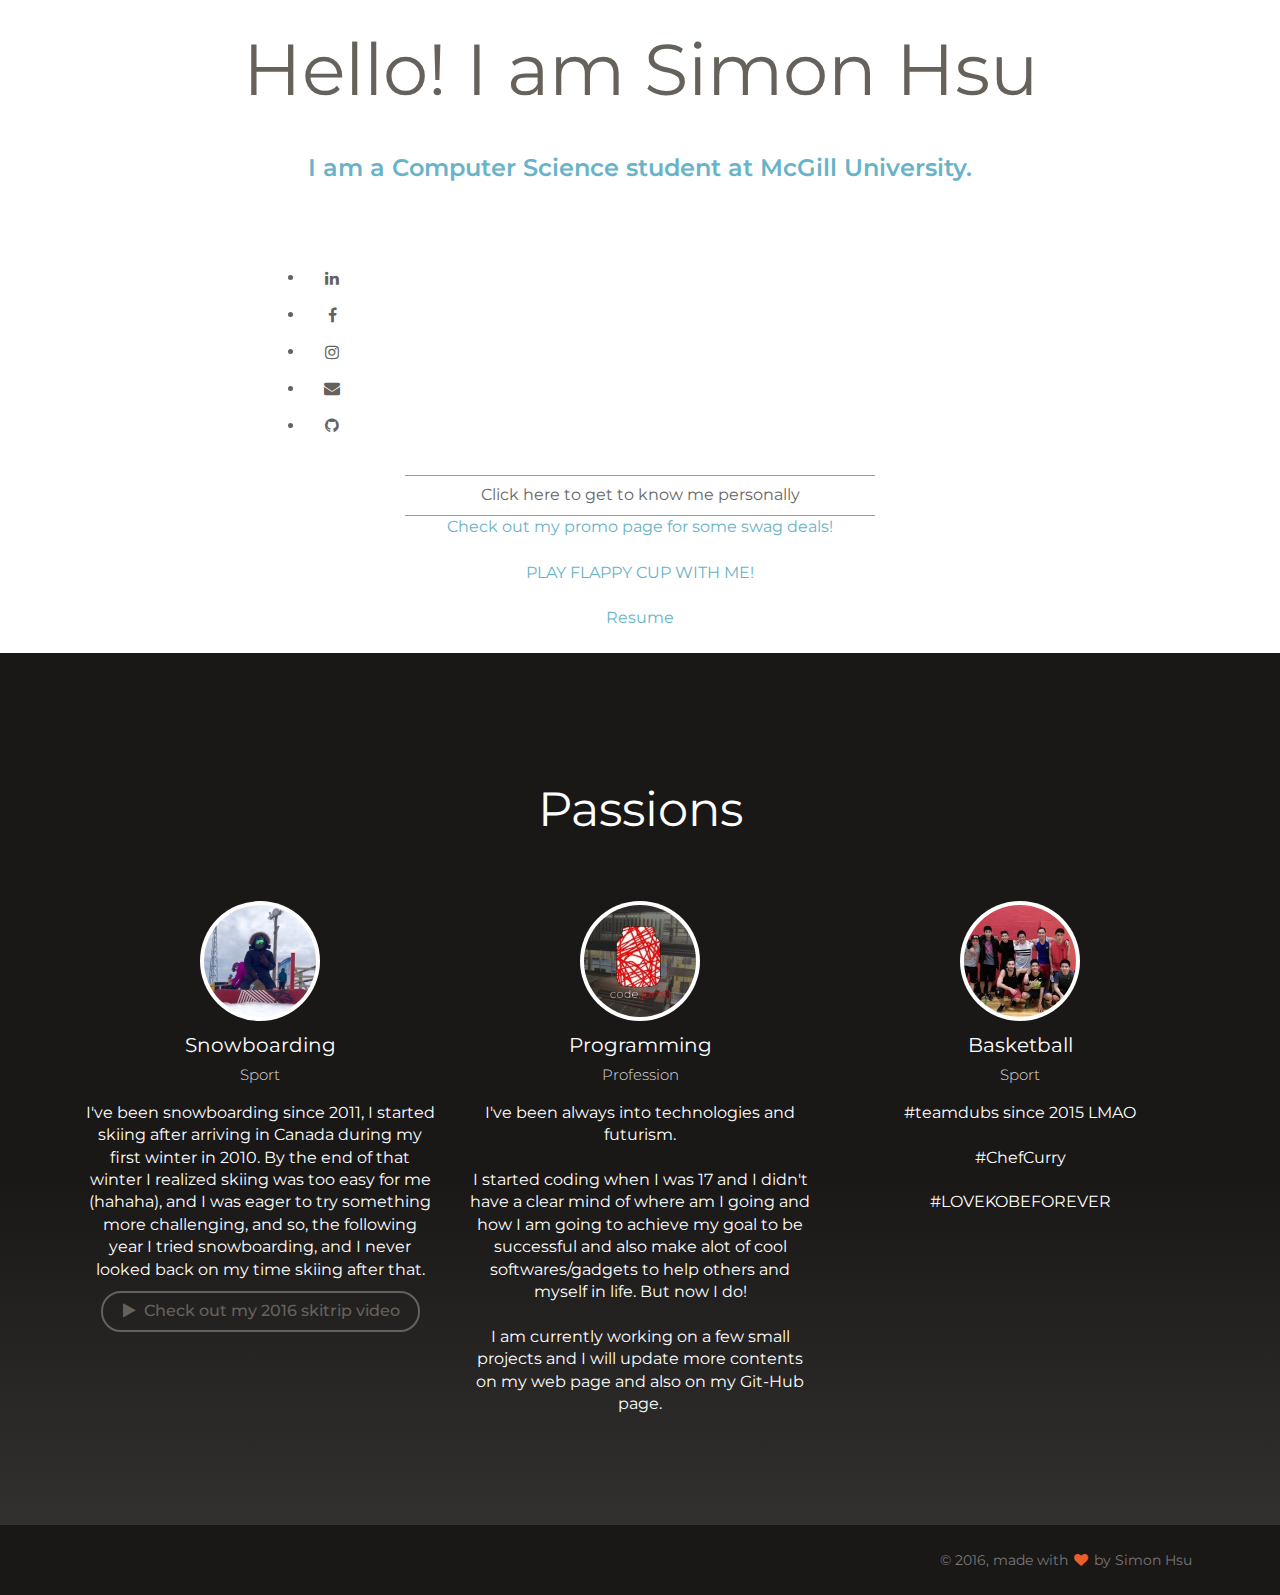
<file: index.html>
<!doctype html>
<html lang="en">
<head>
	<meta charset="utf-8" />
	<link rel="icon" type="image/png" href="x_paper_kit_1.2/assets/paper_img/favicon.ico">
	<meta http-equiv="X-UA-Compatible" content="IE=edge,chrome=1" />

	<title>Simon Hsu's website</title>

	<meta content='width=device-width, initial-scale=1.0, maximum-scale=1.0, user-scalable=0' name='viewport' />
    <meta name="viewport" content="width=device-width" />

    <link href="x_paper_kit_1.2/bootstrap3/css/bootstrap.css" rel="stylesheet" />
    <link href="x_paper_kit_1.2/assets/css/ct-paper.css" rel="stylesheet"/>
    <link href="x_paper_kit_1.2/assets/css/demo.css" rel="stylesheet" />
    <link href="x_paper_kit_1.2/assets/css/examples.css" rel="stylesheet" />
    <link href="x_paper_kit_1.2/assets/css/revamp.css" rel="stylesheet" />
    <!--     Fonts and icons     -->
    <link href="http://maxcdn.bootstrapcdn.com/font-awesome/4.2.0/css/font-awesome.min.css" rel="stylesheet">
    <link href='http://fonts.googleapis.com/css?family=Montserrat' rel='stylesheet' type='text/css'>
    <link href='http://fonts.googleapis.com/css?family=Open+Sans:400,300' rel='stylesheet' type='text/css'>

     <style> /*implementation of css in html, just for fun*/
    .fit { /* set relative picture size */
        max-width: 100%;
        max-height: 100%;
        }
    .center {
        display: block;
        margin: auto;
        }
    </style>
</head>
<body> <!-- not my code, cool animation to add to a website
        <div class="hero-image-container">
          <div class="window-background"></div>
          <div class="moon"></div>
          <img class="hero-image" src="http://www.w3cplus.com/sites/default/files/blogs/2016/1604/animation_101.svg" alt="Daily emails animation">
          <div class="screen-container"></div>
          <div class="notification"></div>
        </div>
        -->
        <!--owl's head group photo --> <!--
        <div id="image-container" style="text-align:center; background-color:#FFFCF5; max-width:100%; max-height:100%;">
         <img id="image" src="images/skitrip_owlshead.jpg" alt=""/>  -->
    <div class="main">
        <div class="container">
                <div class="motto">
                    <div class="nomargin">
                    <center><h1>Hello! I am Simon Hsu</h1></center>
                    </div>
                </div>
            </div>
                <div class="container">
                    <div class="row">
                        <div class="col-md-8 col-md-offset-2">
                            <center>
                            <a name = "Biography">
                            <div class="nomargin">
                            <h4>I am a Computer Science student at McGill University.</h4>
                            </div>
                            </a>
                            </center>
                            <div id = "centerDiv">
                                <ul class="centerUL">

                                    <iframe src="https://embed.spotify.com/follow/1/?uri=spotify:user:12171372876&size=detail&theme=light" width="300" height="56" scrolling="no" frameborder="0" style="border:none; overflow:hidden;" allowtransparency="true"></iframe>
                                    <br>
                                <li>
                                    <a href="https://ca.linkedin.com/in/simonykhsu" target="_blank" class="btn btn-simple"><i class="fa fa-linkedin"></i></a>
                                </li>


                                <li>
                                    <a href="https://www.facebook.com/simonizerlol" target="_blank" class="btn btn-simple"><i class="fa fa-facebook"></i></a>
                                </li>

                                <li>
                                    <a href="https://www.instagram.com/_simonhsu/" target="_blank" class="btn btn-simple"><i class="fa fa-instagram"></i></a>
                                </li>
                                <li>
                                    <a href="mailto:simon.hsu@mail.mcgill.ca" target="_blank" class="btn btn-simple"><i class="fa fa-envelope"></i></a>
                                </li>
                                <li>
                                    <a href="https://github.com/simonizerlol" target="_blank" class="btn btn-simple"><i class="fa fa-github"></i></a>
                                </li>
                               </ul>

                               </div>
                        <div class="col-md-8 col-md-offset-2">
                            <center>
                            <div class="area-line">
                                <a data-target="#buttonColor" href="javascript: void(0);" data-toggle="collapse">
                                      Click here to get to know me personally
                                </a>

                                <div id="buttonColor" class="collapse">
                                    <br></br>
                                    <img class="center fit" src="images/coverphoto.jpg">
                                    <h7>
                                    <br></br>
I was born in Xīn zhuāng, Taiwan in September 1996. <br></br>
I moved to Táoyuán when I was 6 then I moved back to Xin zhuang when I was 10.<br></br>
At that time I only knew how to speak Taiwanese and Mandarin, by the time I was about to  enter my last year of junior high, I moved to Nova Scotia, Canada, in the year of 2010. <br></br>
That is where I learned how to speak English.<br></br>
When I became 16, I applied my first <a href="http://www.myexplore.ca/en/">Explore Canada</a> summer program in Manitoba, where I learned how to speak beginner French within a 30-days extensive 100% francophone environment. It was a really fun experience and I keep applying the program every summer after. This year 2016, I will be in Victoria, BC, for the intermediate program!<br></br> I am also learning Cantonese from my roommate and using online resources and I hope I will be able to understand and speak it fluently by 2017. <br></br><br></br><br></br>
                                    </h7>
                                </div>
                            </div>

                            <a href="promo.html"> Check out my promo page for some swag deals! </a>
                            <br></br>
                            <a href="flappycup.html"> PLAY FLAPPY CUP WITH ME! </a>
                            <br></br>
                            <a href="https://drive.google.com/file/d/1ZFnBrPEGu94V7fofuvk8vVMksuBQ5Jr6/view?usp=sharing"> Resume </a>
                            <br></br>
                            </center>
                        </div>
                    </div>
                </div>
            </div>

    </div></body>
            <div class="section section-dark text-center landing-section">
                <div class="container">
                    <h2>Passions</h2>

                    <div class="col-md-4">
                        <div class="team-player">
                            <img src="images/me.jpg" alt="Thumbnail Image" class="img-circle img-responsive">
                            <h5>Snowboarding <br /><small class="text-muted">Sport</small></h5>
                            <p>I've been snowboarding since 2011, I started skiing after arriving in Canada during my first winter in 2010. By the end of that winter I realized skiing was too easy for me (hahaha), and I was eager to try something more challenging, and so, the following year I tried snowboarding, and I never looked back on my time skiing after that.</p>
                            <a href="https://www.youtube.com/watch?v=16eV8g6Lcbc" class="btn">
                                <i class="fa fa-play"></i>Check out my 2016 skitrip video</a>

                        </div>
                    </div>
                    <div class="col-md-4">
                        <div class="team-player">
                            <img src="images/codejam.jpg" alt="Thumbnail Image" class="img-circle img-responsive">
                            <h5>Programming <br /><small class="text-muted">Profession</small></h5>
                            <p>I've been always into technologies and futurism. <br></br>I started coding when I was 17 and I didn't have a clear mind of where am I going and how I am going to achieve my goal to be successful and also make alot of cool softwares/gadgets to help others and myself in life. But now I do!<br></br>I am currently working on a few small projects and I will update more contents on my web page and also on my Git-Hub page.</p>
                        </div>
                    </div>
                    <div class="col-md-4">
                        <div class="team-player">
                            <img src="images/bag.jpg" alt="Thumbnail Image" class="img-circle img-circle img-responsive">
                            <h5>Basketball <br /><small class="text-muted">Sport</small></h5>
                            <p>#teamdubs since 2015 LMAO <br></br>#ChefCurry<br></br>#LOVEKOBEFOREVER</p>
                        </div>
                    </div>
                </div>
            </div>

            <!-- just a cute thing i found online
             <div class="head">
              <div class="face face__happy">
                <div class="eye-left"></div>
                <div class="eye-right"></div>
                <div class="mouth"></div>
              </div>
            </div>
            -->



            <!-- my idea was to make up a contact me section but it seems like this doesnt work on GitHub...
            <form name = "emailme" action="messageme.php" method="GET" enctype="text/plain">
                <div class="section landing-section">
                    <div class="container">
                        <div class="row">
                            <div class="col-md-8 col-md-offset-2">
                                <a name="Contact">
                                <h2 class="text-center">Keep in touch?</h2>
                                <form class="contact-form">
                                    <div class="row">
                                        <div class="col-md-6">
                                            <label>First Name</label>
                                            <input class="form-control" name="first_name" maxlength="50" size="30" placeholder="First Name">
                                        </div>
                                        <div class="col-md-6">
                                            <label>Last Name</label>
                                            <input class="form-control" name="last_name" maxlength="50" size="30"placeholder="Last Name">
                                        </div>
                                        <div class="col-md-6">
                                            <label>Email</label>
                                            <input class="form-control" name="email" maxlength="80" size="30" placeholder="Email">
                                        </div>
                                        <div class="col-md-6">
                                            <label>Telephone</label>
                                            <input class="form-control" name="telephone" maxlength="30" size="30" placeholder="Telephone(not required)">
                                        </div>

                                    </div>
                                    <label>Message</label>
                                    <textarea class="form-control" name="message" maxlength="1000" cols="25" rows="4" placeholder="Tell me your thoughts and feelings..."></textarea>
                                    <div class="row">
                                        <div class="col-md-4 col-md-offset-4">
                                            <a href="#"><button class="btn btn-danger btn-block btn-lg btn-fill"> Send Message  </button></a>

                                        </div>
                                    </div>
                                </form>
                            </div>
                        </div>

                    </div>
                </div>
            </form> -->


    <footer class="footer-demo section-dark">
        <div class="container">
            <nav class="pull-left">
                <ul>

                </ul>
            </nav>
            <div class="copyright pull-right">
                &copy; 2016, made with <i class="fa fa-heart heart"></i> by Simon Hsu
            </div>
        </div>
    </footer>



<script src="x_paper_kit_1.2/assets/js/jquery-1.10.2.js" type="text/javascript"></script>
<script src="x_paper_kit_1.2/assets/js/jquery-ui-1.10.4.custom.min.js" type="text/javascript"></script>

<script src="x_paper_kit_1.2/bootstrap3/js/bootstrap.js" type="text/javascript"></script>

<!--  Plugins -->
<script src="x_paper_kit_1.2/assets/js/ct-paper-checkbox.js"></script>
<script src="x_paper_kit_1.2/assets/js/ct-paper-radio.js"></script>
<script src="x_paper_kit_1.2/assets/js/bootstrap-select.js"></script>
<script src="x_paper_kit_1.2/assets/js/bootstrap-datepicker.js"></script>

<script src="x_paper_kit_1.2/assets/js/ct-paper.js"></script>

</html>
</file>
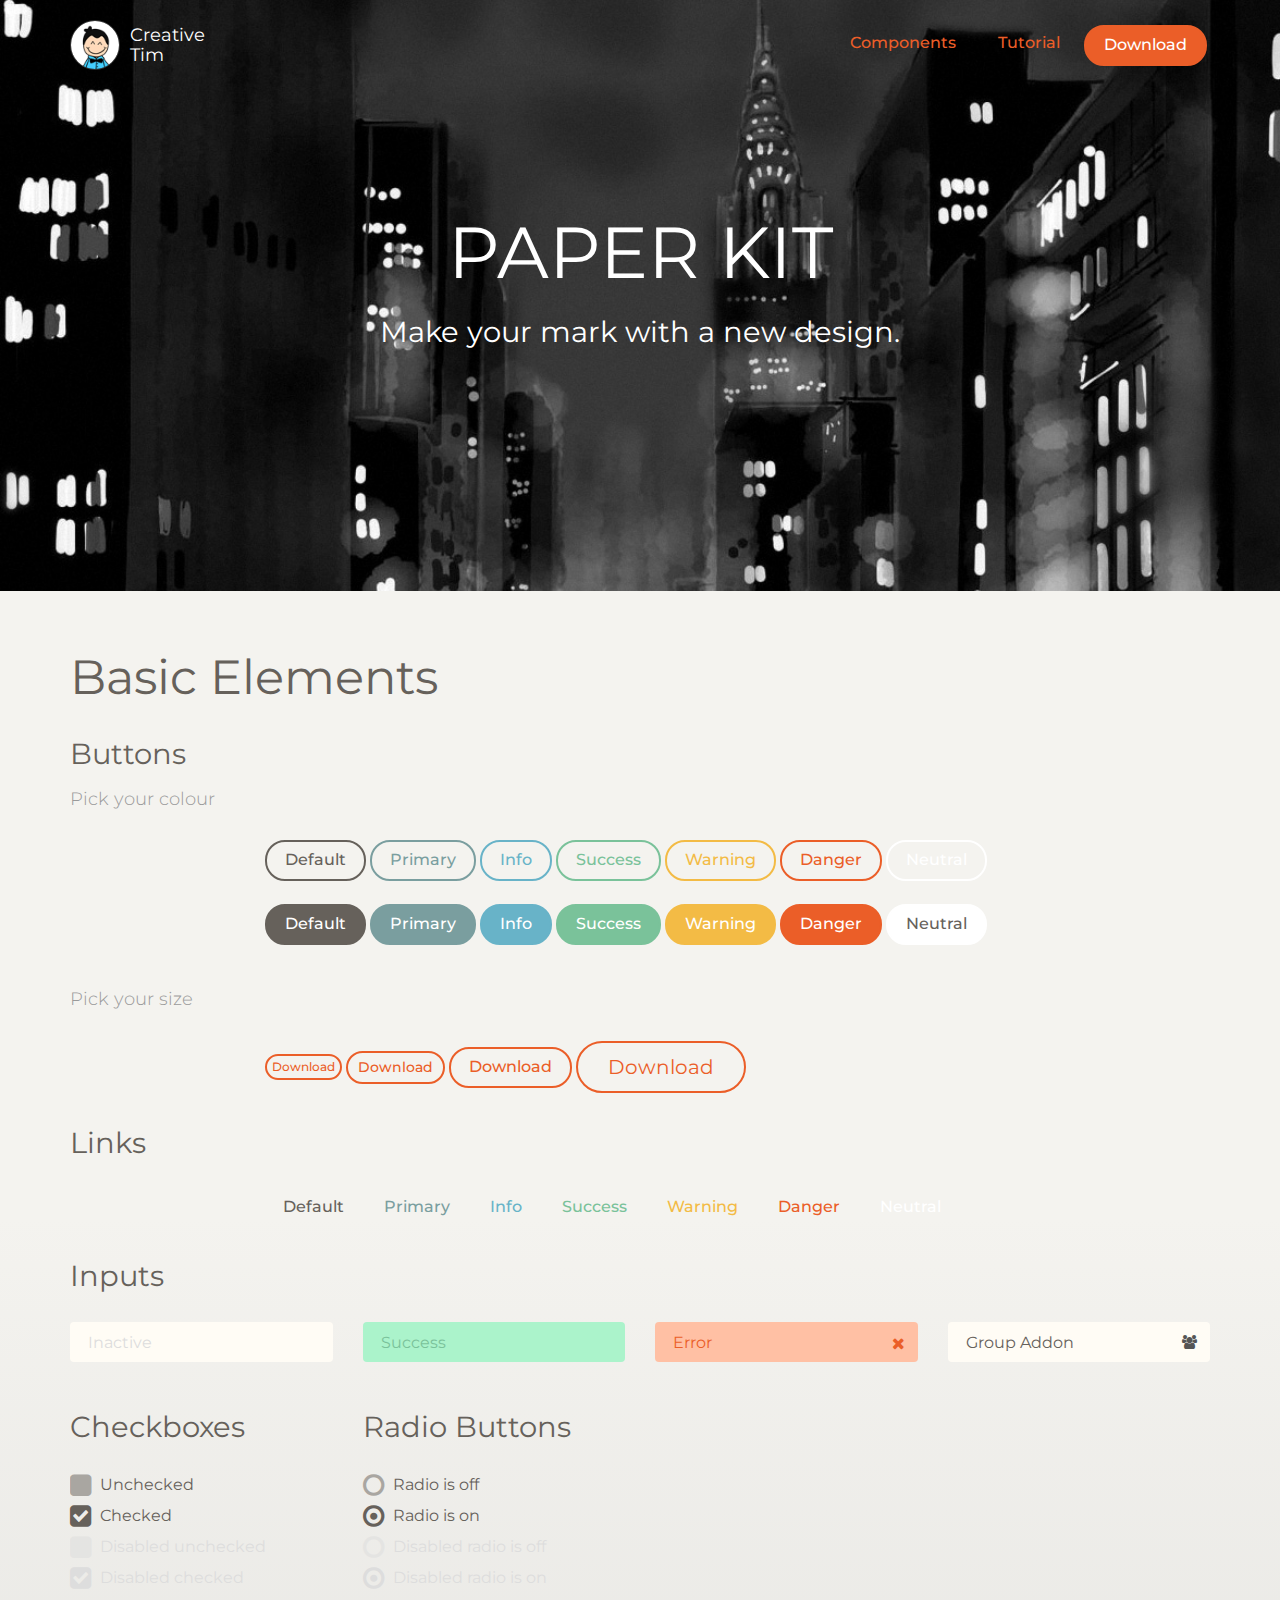
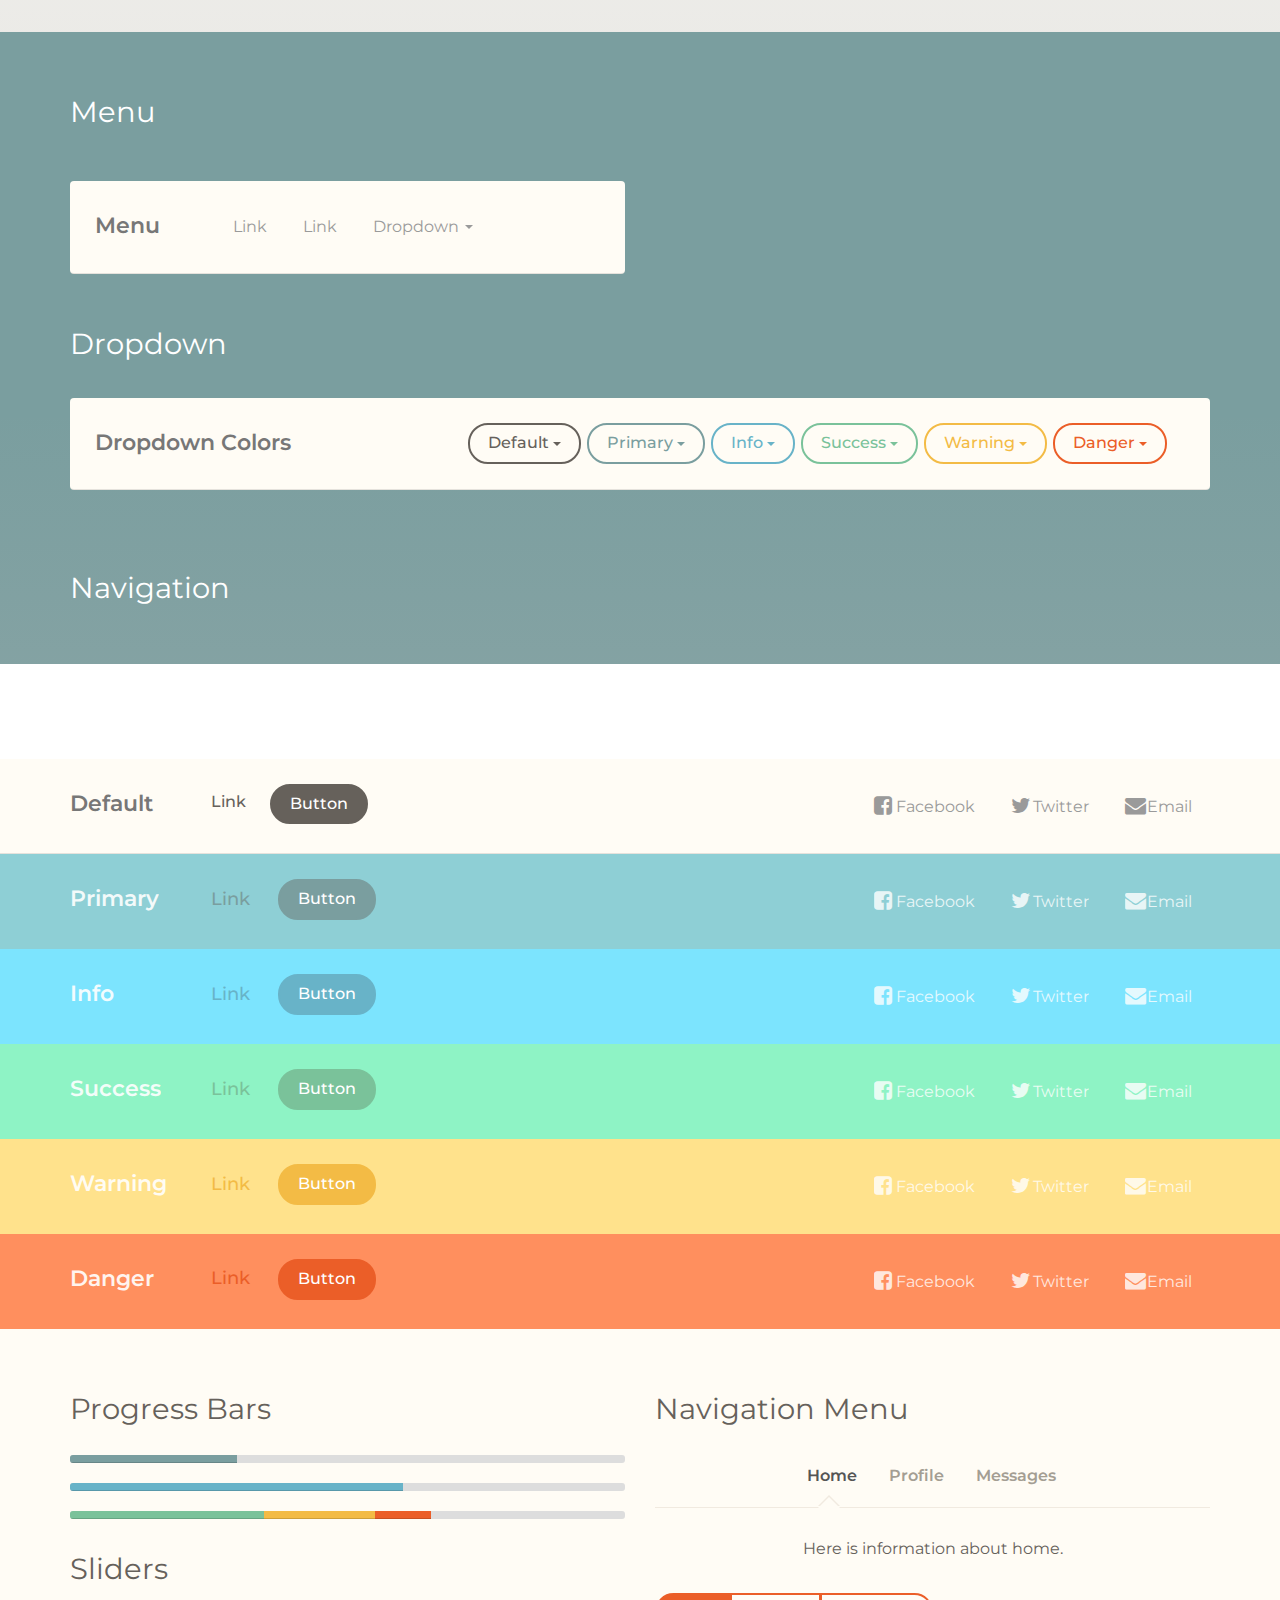
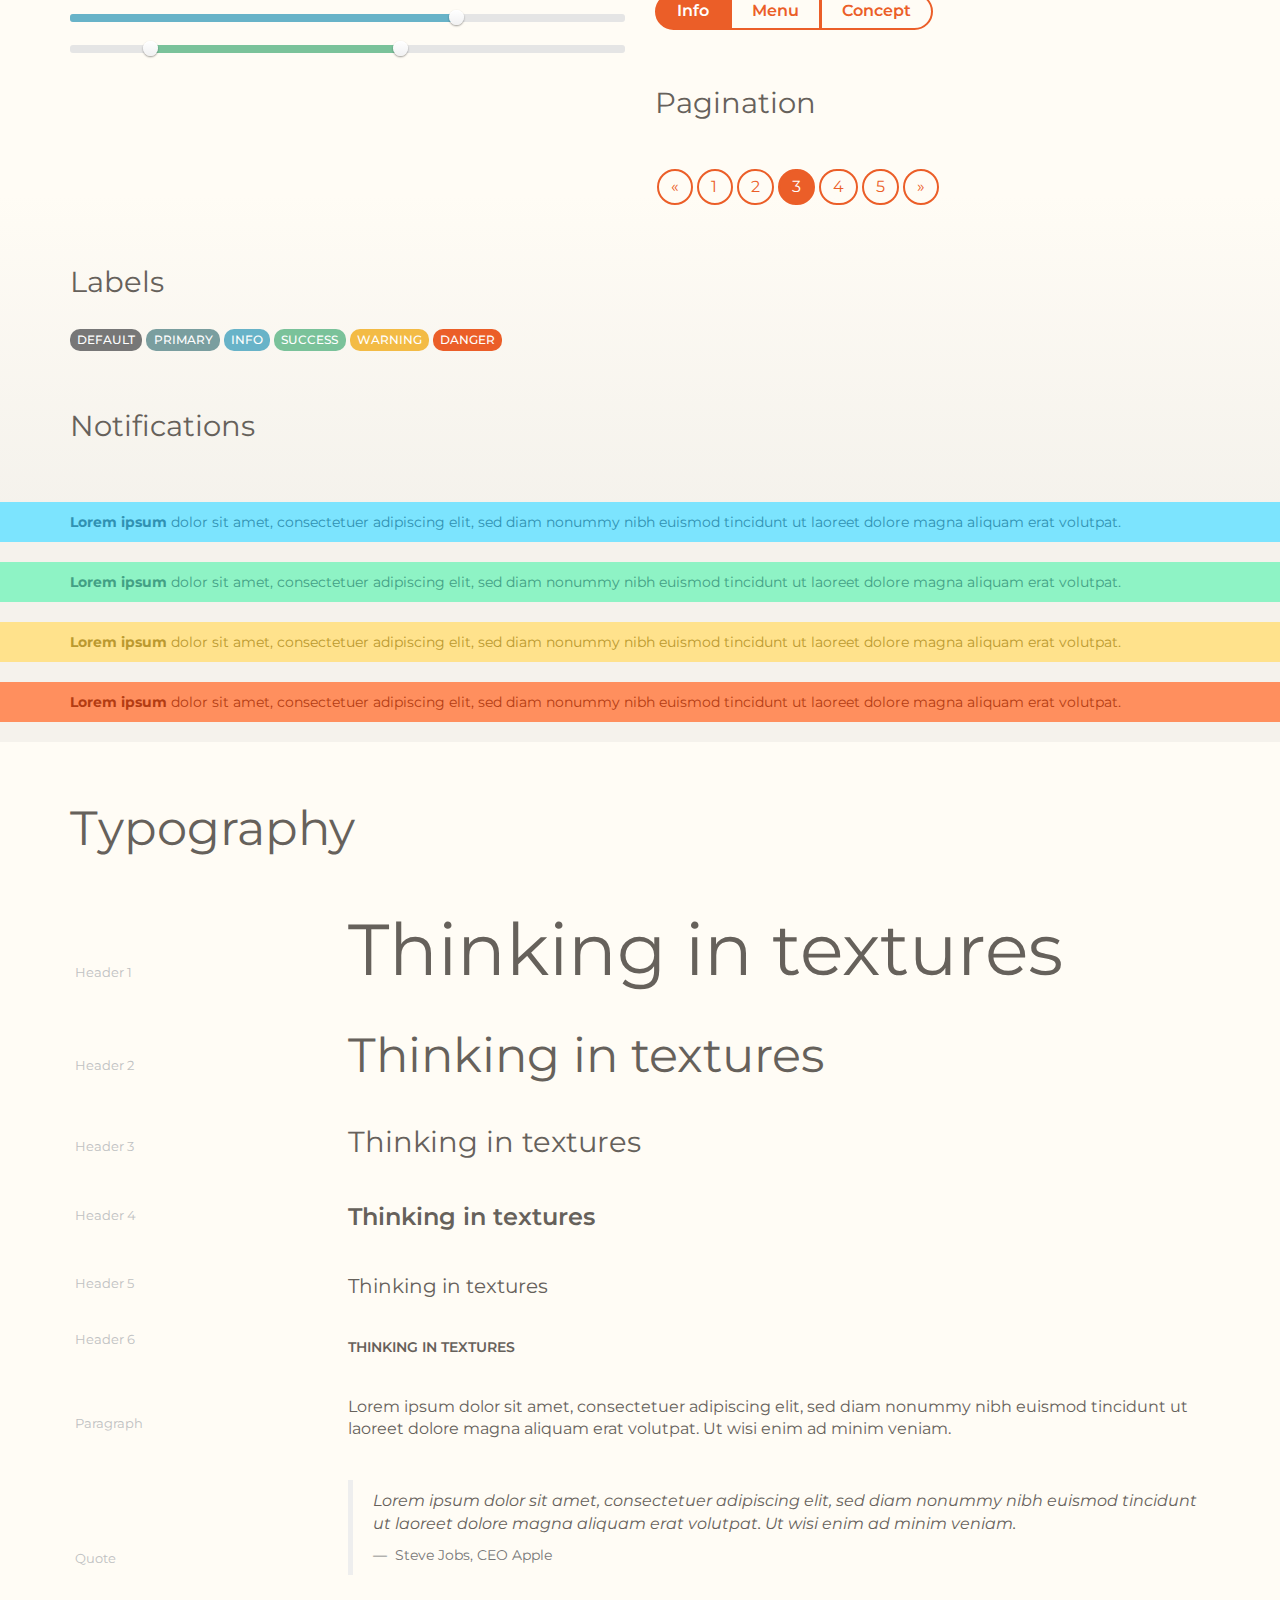
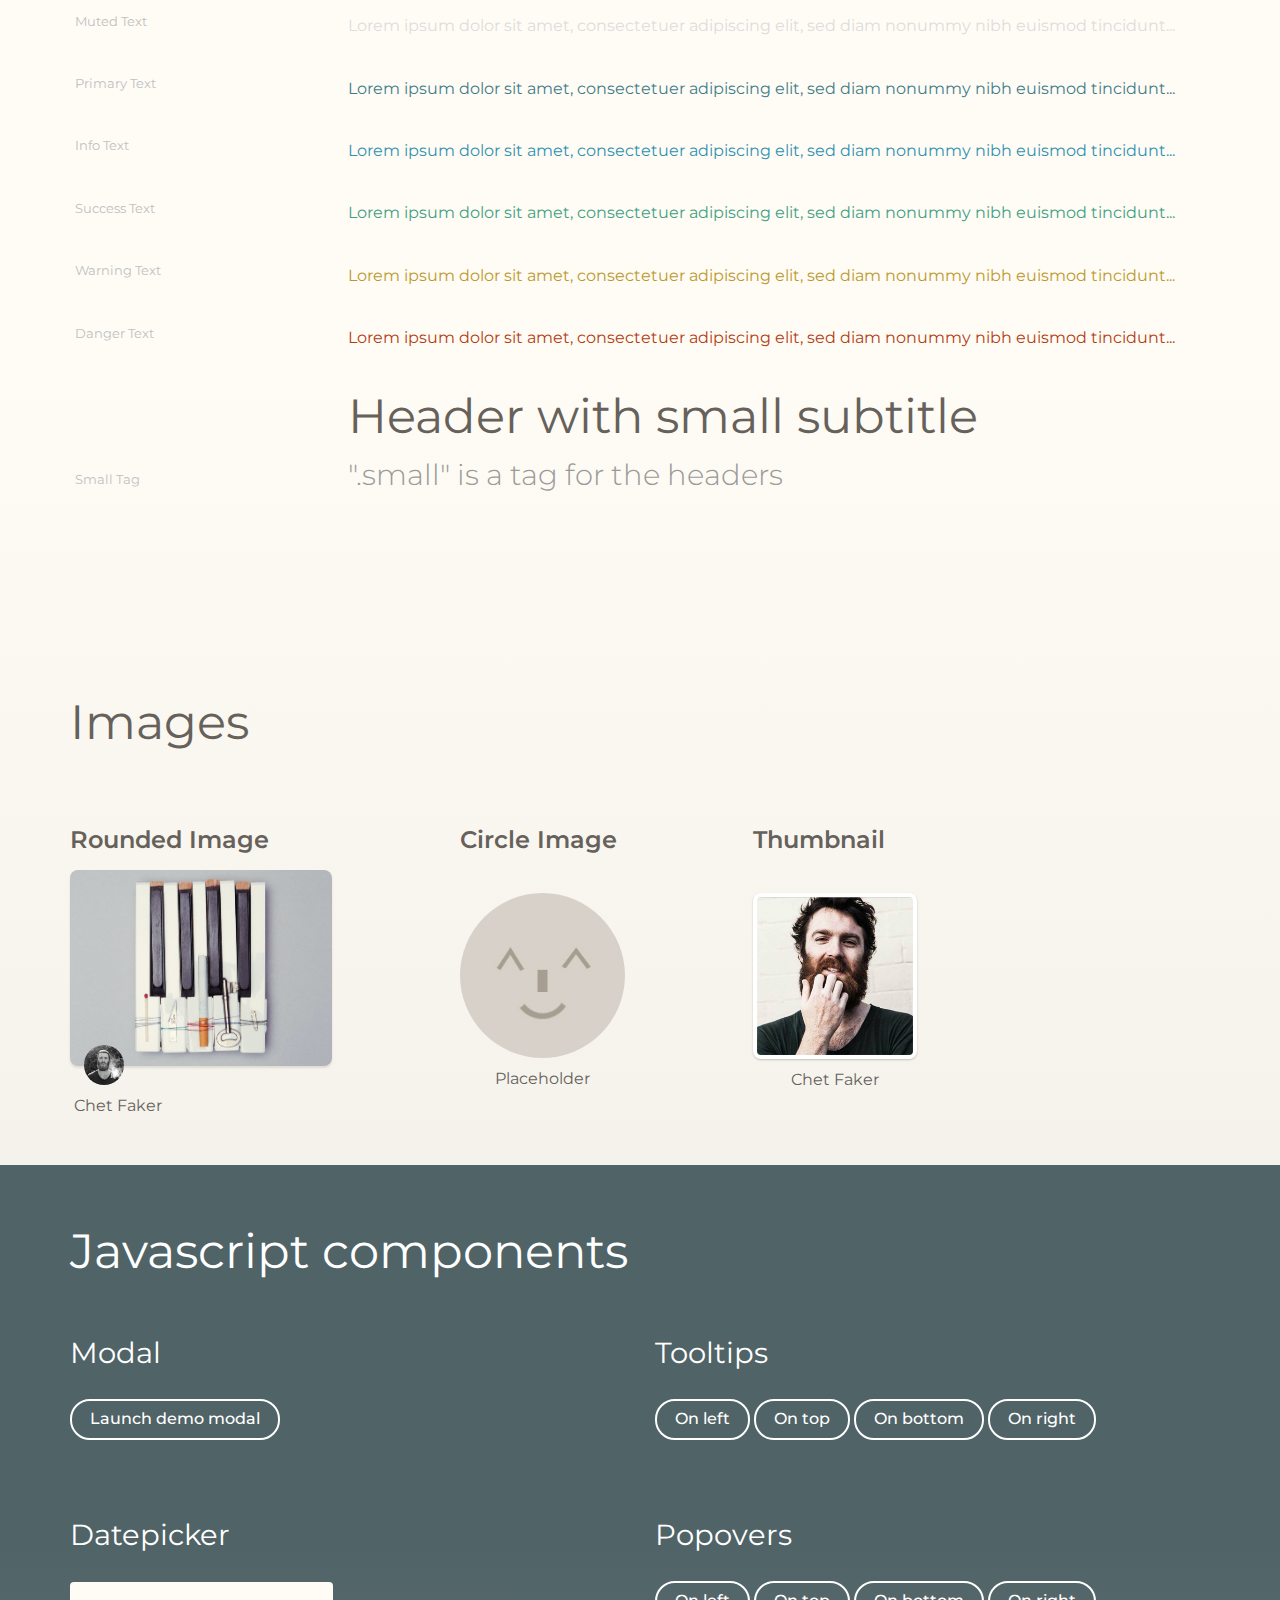
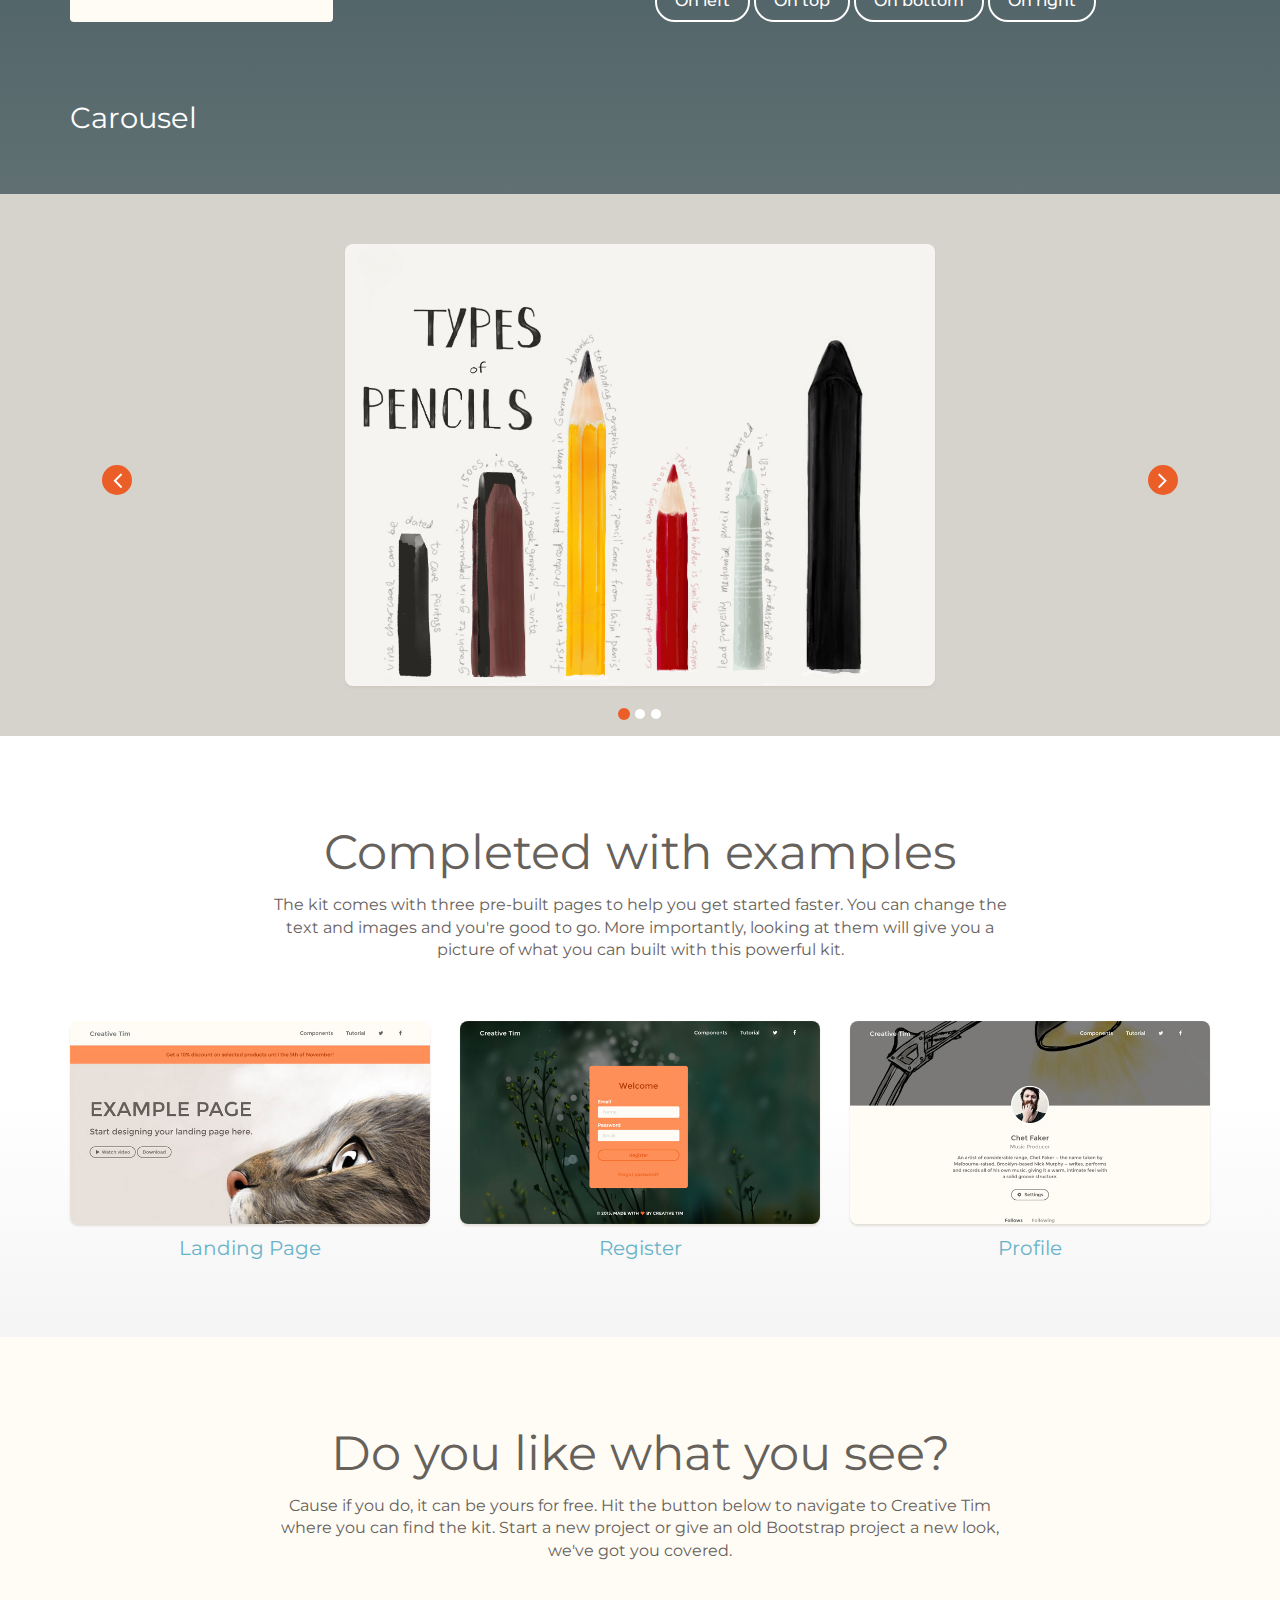
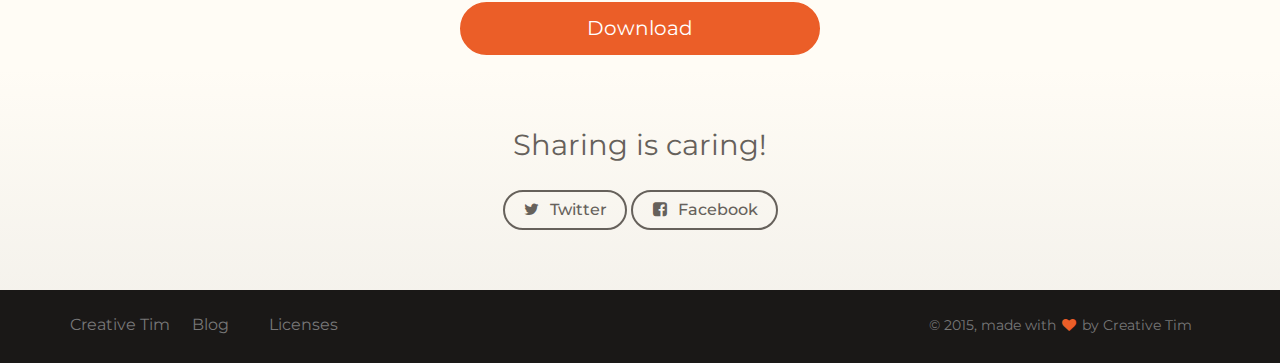
<file: x_paper_kit_1.2/index.html>
<!doctype html>
<html lang="en">
<head>
	<meta charset="utf-8" />
	<link rel="icon" type="image/png" href="assets/paper_img/favicon.ico">
	<meta http-equiv="X-UA-Compatible" content="IE=edge,chrome=1" />
	
	<title>Paper Kit by Creative Tim</title>

	<meta content='width=device-width, initial-scale=1.0, maximum-scale=1.0, user-scalable=0' name='viewport' />
    <meta name="viewport" content="width=device-width" />
    
    <link href="bootstrap3/css/bootstrap.css" rel="stylesheet" />
    <link href="assets/css/ct-paper.css" rel="stylesheet"/>
    <link href="assets/css/demo.css" rel="stylesheet" /> 
        
    <!--     Fonts and icons     -->
    <link href="http://maxcdn.bootstrapcdn.com/font-awesome/4.2.0/css/font-awesome.min.css" rel="stylesheet">
    <link href='http://fonts.googleapis.com/css?family=Montserrat' rel='stylesheet' type='text/css'>
    <link href='http://fonts.googleapis.com/css?family=Open+Sans:400,300' rel='stylesheet' type='text/css'>
      
</head>
<body>
<nav class="navbar navbar-ct-transparent" role="navigation-demo" id="demo-navbar">
  <div class="container">
    <!-- Brand and toggle get grouped for better mobile display -->
    <div class="navbar-header">
      <button type="button" class="navbar-toggle" data-toggle="collapse" data-target="#navigation-example-2">
        <span class="sr-only">Toggle navigation</span>
        <span class="icon-bar"></span>
        <span class="icon-bar"></span>
        <span class="icon-bar"></span>
      </button>
      <a href="http://www.creative-tim.com">
           <div class="logo-container">
                <div class="logo">
                    <img src="assets/paper_img/new_logo.png" alt="Creative Tim Logo">
                </div>
                <div class="brand">
                    Creative Tim
                </div>
            </div>
      </a>
    </div>

<!-- Collect the nav links, forms, and other content for toggling -->
    <div class="collapse navbar-collapse" id="navigation-example-2">
      <ul class="nav navbar-nav navbar-right">
          <li>
            <a href="components.html" class="btn btn-danger btn-simple">Components</a>
          </li>
          <li>
            <a href="tutorial.html" class="btn btn-danger btn-simple">Tutorial</a>
          </li>
          <li>
            <a href="http://www.creative-tim.com/product/paper-kit" target="_blank" class="btn btn-danger btn-fill">Download</a>
          </li>
       </ul>
    </div><!-- /.navbar-collapse -->
  </div><!-- /.container-->
</nav>         


<div class="wrapper">
    <div class="demo-header demo-header-image">
            <div class="motto">
                <h1 class="title-uppercase">Paper Kit</h1>
                <h3>Make your mark with a new design.</h3>
            </div>
    </div>
    
    <div class="main">
        <div class="section">
         <div class="container tim-container">
            <div class="tim-title">
                <h2>Basic Elements</h2>
            </div>
            
            <div id="buttons">
                    <div class="tim-title">
                        <h3>Buttons <br />
                            <small> Pick your colour </small>
                        </h3>
                    </div>
                    <div class="row">
                        <div class="col-md-8 col-md-offset-2">
                            <button href="#fakelink" class="btn">Default</button>
                            <button href="#fakelink" class="btn btn-primary">Primary</button>
                            <button href="#fakelink" class="btn btn-info">Info</button>
                            <button href="#fakelink" class="btn btn-success">Success</button>
                            <button href="#fakelink" class="btn btn-warning">Warning</button>
                            <button href="#fakelink" class="btn btn-danger">Danger</button>
                            <button href="#fakelink" class="btn btn-neutral">Neutral</button>
                        </div>
                    </div>
                    <br />
                    <div class="row">
                        <div class="col-md-8 col-md-offset-2">
                            <button href="#fakelink" class="btn btn-fill">Default</button>
                            <button href="#fakelink" class="btn btn-fill btn-primary">Primary</button>
                            <button href="#fakelink" class="btn btn-fill btn-info">Info</button>
                            <button href="#fakelink" class="btn btn-fill btn-success">Success</button>
                            <button href="#fakelink" class="btn btn-fill btn-warning">Warning</button>
                            <button href="#fakelink" class="btn btn-fill btn-danger">Danger</button>
                            <button href="#fakelink" class="btn btn-fill btn-neutral">Neutral</button>
                        </div>
                    </div>
                    <div class="tim-title">
                        <h3><small>Pick your size</small></h3>
                    </div>
                    <div class="row">
                        <div class="col-md-8 col-md-offset-2">
                            <button href="#fakelink" class="btn btn-danger btn-xs">Download</button>
                            <button href="#fakelink" class="btn btn-danger btn-sm">Download</button>
                            <button href="#fakelink" class="btn btn-danger">Download</button>
                            <button href="#fakelink" class="btn btn-danger btn-lg">Download</button>
                        </div>
                    </div>
                    <div class="tim-title">
                        <h3>Links</h3>
                    </div>
                    <div class="row">
                        <div class="col-md-8 col-md-offset-2">
                            <button href="#fakelink" class="btn btn-simple">Default</button>
                            <button href="#fakelink" class="btn btn-simple btn-primary">Primary</button>
                            <button href="#fakelink" class="btn btn-simple btn-info">Info</button>
                            <button href="#fakelink" class="btn btn-simple btn-success">Success</button>
                            <button href="#fakelink" class="btn btn-simple btn-warning">Warning</button>
                            <button href="#fakelink" class="btn btn-simple btn-danger">Danger</button>
                            <button href="#fakelink" class="btn btn-simple btn-neutral">Neutral</button>
                        </div>
                    </div>              
            </div>
        <!-- end buttons div -->
        
            <div id="inputs">
                <div class="tim-title">
                    <h3>Inputs</h3>
                </div>
                
                 <div class="row">
                        <div class="col-sm-3">
                    	<div class="form-group">
            	        	<input type="text" value="" placeholder="Inactive" class="form-control" />
                    	</div>          
                    </div>
                    <div class="col-sm-3">
                      <div class="form-group has-success">
                        <input type="text" value="Success" class="form-control" />
                      </div>
                    </div>
                    
                    <div class="col-sm-3">
                      <div class="form-group has-error has-feedback">
                        <input type="text" value="Error" class="form-control" />
                        <span class="fa fa-times form-control-feedback"></span>
                      </div>
                    </div>
        
                    <div class="col-sm-3">
                    	<div class="input-group">
                    	<!-- 	   Since the css properties cannot check the previous sibling of an element and for the design consistency we recommend to use the "input-group-addon" after the "form-control" like in this example -->
                          <input type="text" value="Group Addon" class="form-control">
                          <span class="input-group-addon"><i class="fa fa-group"></i></span>
                        </div>       
                    </div>
                  </div> <!-- end row -->

                <div class="row">
                    <div class="col-sm-3">
                        <div class="tim-title">
                            <h3>Checkboxes</h3>
                        </div>
                        
                          <label class="checkbox" for="checkbox1">
                            <input type="checkbox" value="" id="checkbox1" data-toggle="checkbox">
                            Unchecked
                          </label>
                          <label class="checkbox" for="checkbox2">
                            <input type="checkbox" value="" id="checkbox2" data-toggle="checkbox" checked>
                            Checked
                          </label>
                          <label class="checkbox" for="checkbox3">
                            <input type="checkbox" value="" id="checkbox3" data-toggle="checkbox" disabled>
                            Disabled unchecked
                          </label>
                          <label class="checkbox" for="checkbox4">
                            <input type="checkbox" value="" id="checkbox4" data-toggle="checkbox" disabled checked>
                            Disabled checked
                          </label>
                    </div>
                    
                    <div class="col-sm-3">
                        <div class="tim-title">
                            <h3>Radio Buttons</h3>
                        </div>
                        
                           <label class="radio">
                            <input type="radio" name="optionsRadios" data-toggle="radio" id="optionsRadios1" value="option1">
                            <i></i>Radio is off
                          </label>
                          <label class="radio">
                            <input type="radio" name="optionsRadios" data-toggle="radio" id="optionsRadios2" value="option1" checked>
                            <i></i>Radio is on
                          </label>
                
                          <label class="radio">
                            <input type="radio" name="optionsRadiosDisabled" data-toggle="radio" id="optionsRadios3" value="option2" disabled>
                            <i></i>Disabled radio is off
                          </label>
                          <label class="radio">
                            <input type="radio" name="optionsRadiosDisabled" data-toggle="radio" id="optionsRadios4" value="option2" checked disabled>
                            <i></i>Disabled radio is on
                          </label>
                        
                    </div>      
                </div><!--  end row -->
        
            </div><!--  end inputs -->
            
         </div>
        </div>
    </div>
    
    <div class="section section-light-blue">
            <div class="container">
                <div id="menu-dropdown">
                <div class="row">
                    <div class="col-md-6">
                        <div class="tim-title">
                            <h3>Menu</h3>
                        </div>
                        <br>
                    
                        <div id="navbar">
                            <nav class="navbar navbar-default">
                              <div class="container-fluid">
                                <!-- Brand and toggle get grouped for better mobile display -->
                                <div class="navbar-header">
                                  <button type="button" class="navbar-toggle" data-toggle="collapse" data-target="#bs-example-navbar-collapse-1">
                                    <span class="sr-only">Toggle navigation</span>
                                    <span class="icon-bar"></span>
                                    <span class="icon-bar"></span>
                                    <span class="icon-bar"></span>
                                  </button>
                                  <a class="navbar-brand" href="#">Menu</a>
                                </div>
                            
                                <!-- Collect the nav links, forms, and other content for toggling -->
                                <div class="collapse navbar-collapse" id="bs-example-navbar-collapse-1">
                                  <ul class="nav navbar-nav">
                                    <li class="active"><a href="#">Link</a></li>
                                    <li><a href="#">Link</a></li>
                                    <li class="dropdown">
                                      <a href="#" class="dropdown-toggle" data-toggle="dropdown">Dropdown <b class="caret"></b></a>
<!--                                  You can add classes for different colours on the next element -->
                                      <ul class="dropdown-menu dropdown-menu-right">
                                        <li class="dropdown-header">Dropdown header</li>
                                        <li><a href="#">Action</a></li>
                                        <li><a href="#">Another action</a></li>
                                        <li><a href="#">Something else here</a></li>
                                        <li class="divider"></li>
                                        <li><a href="#">Separated link</a></li>
                                        <li class="divider"></li>
                                        <li><a href="#">One more separated link</a></li>
                                      </ul>
                                    </li>
                                  </ul>
                                </div><!-- /.navbar-collapse -->
                              </div><!-- /.container-fluid -->
                            </nav>
                        
                        </div><!--  end navbar -->

                    </div>
                    <div class="col-md-6">
                    </div>
                </div> <!-- end row -->
                
                <div class="tim-title">
                    <h3>Dropdown</h3>
                    <br />
                        <div id="navbar-dropdown">
                            <nav class="navbar navbar-default">
                              <div class="container-fluid">
                                <!-- Brand and toggle get grouped for better mobile display -->
                                <div class="navbar-header">
                                  <button type="button" class="navbar-toggle" data-toggle="collapse" data-target="#bs-example-navbar-collapse-1">
                                    <span class="sr-only">Toggle navigation</span>
                                    <span class="icon-bar"></span>
                                    <span class="icon-bar"></span>
                                    <span class="icon-bar"></span>
                                  </button>
                                  <a class="navbar-brand" href="#">Dropdown Colors</a>
                                </div>
                            
                                <!-- Collect the nav links, forms, and other content for toggling -->
                                <div class="collapse navbar-collapse" id="bs-example-navbar-collapse-1">
                                  <ul class="nav navbar-nav pull-right">
<!--                                       default dropdown -->
                                    <li class="dropdown">
                                      <buttonn href="#" class="dropdown-toggle btn" data-toggle="dropdown">Default <b class="caret"></b></button>
<!--                                  You can add classes for different colours on the next element -->
                                      <ul class="dropdown-menu dropdown-menu-right">
                                        <li class="dropdown-header">Dropdown header</li>
                                        <li><a href="#">Action</a></li>
                                        <li><a href="#">Another action</a></li>
                                        <li><a href="#">Something else here</a></li>
                                        <li class="divider"></li>
                                        <li><a href="#">Separated link</a></li>
                                        <li class="divider"></li>
                                        <li><a href="#">One more separated link</a></li>
                                      </ul>
                                    </li>
<!--                                       primary dropdown -->
                                    <li class="dropdown">
                                      <button href="#" class="dropdown-toggle btn btn-primary" data-toggle="dropdown">Primary <b class="caret"></b></button>
<!--                                  You can add classes for different colours on the next element -->
                                      <ul class="dropdown-menu dropdown-primary dropdown-menu-right">
                                        <li class="dropdown-header">Dropdown header</li>
                                        <li><a href="#">Action</a></li>
                                        <li><a href="#">Another action</a></li>
                                        <li><a href="#">Something else here</a></li>
                                        <li class="divider"></li>
                                        <li><a href="#">Separated link</a></li>
                                        <li class="divider"></li>
                                        <li><a href="#">One more separated link</a></li>
                                      </ul>
                                    </li>
<!--                                       info dropdown -->
                                    <li class="dropdown">
                                      <button href="#" class="dropdown-toggle btn btn-info" data-toggle="dropdown">Info <b class="caret"></b></button>
<!--                                  You can add classes for different colours on the next element -->
                                      <ul class="dropdown-menu dropdown-info dropdown-menu-right">
                                        <li class="dropdown-header">Dropdown header</li>
                                        <li><a href="#">Action</a></li>
                                        <li><a href="#">Another action</a></li>
                                        <li><a href="#">Something else here</a></li>
                                        <li class="divider"></li>
                                        <li><a href="#">Separated link</a></li>
                                        <li class="divider"></li>
                                        <li><a href="#">One more separated link</a></li>
                                      </ul>
                                    </li>
<!--                                       success dropdown -->
                                    <li class="dropdown">
                                      <button href="#" class="dropdown-toggle btn btn-success" data-toggle="dropdown">Success <b class="caret"></b></button>
<!--                                  You can add classes for different colours on the next element -->
                                      <ul class="dropdown-menu dropdown-success dropdown-menu-right">
                                        <li class="dropdown-header">Dropdown header</li>
                                        <li><a href="#">Action</a></li>
                                        <li><a href="#">Another action</a></li>
                                        <li><a href="#">Something else here</a></li>
                                        <li class="divider"></li>
                                        <li><a href="#">Separated link</a></li>
                                        <li class="divider"></li>
                                        <li><a href="#">One more separated link</a></li>
                                      </ul>
                                    </li>
<!--                                       warning dropdown -->
                                    <li class="dropdown">
                                      <button href="#" class="dropdown-toggle btn btn-warning" data-toggle="dropdown">Warning <b class="caret"></b></button>
<!--                                  You can add classes for different colours on the next element -->
                                      <ul class="dropdown-menu dropdown-warning dropdown-menu-right">
                                        <li class="dropdown-header">Dropdown header</li>
                                        <li><a href="#">Action</a></li>
                                        <li><a href="#">Another action</a></li>
                                        <li><a href="#">Something else here</a></li>
                                        <li class="divider"></li>
                                        <li><a href="#">Separated link</a></li>
                                        <li class="divider"></li>
                                        <li><a href="#">One more separated link</a></li>
                                      </ul>
                                    </li>
<!--                                       danger dropdown -->
                                    <li class="dropdown">
                                      <button href="#" class="dropdown-toggle btn btn-danger" data-toggle="dropdown">Danger <b class="caret"></b></button>
<!--                                  You can add classes for different colours on the next element -->
                                      <ul class="dropdown-menu dropdown-danger dropdown-menu-right">
                                        <li class="dropdown-header">Dropdown header</li>
                                        <li><a href="#">Action</a></li>
                                        <li><a href="#">Another action</a></li>
                                        <li><a href="#">Something else here</a></li>
                                        <li class="divider"></li>
                                        <li><a href="#">Separated link</a></li>
                                        <li class="divider"></li>
                                        <li><a href="#">One more separated link</a></li>
                                      </ul>
                                    </li>                                    
                                    
                                  </ul>
                                </div><!-- /.navbar-collapse -->
                              </div><!-- /.container-fluid -->
                            </nav>
                        
                        </div><!--  end navbar -->
                </div>
                <br />
                <div class="tim-title">
                    <h3>Navigation</h3>
                </div>
            </div> <!-- end menu-dropdown -->

            </div>                  
    </div>
</div>
    <div id="navbar-full">
        <div id="navbar">
            <div class="navigation-example">
<!--                 transparent navbar -->
                <nav class="navbar navbar-ct-transparent" role="navigation-demo">
                  <div class="container">
                    <!-- Brand and toggle get grouped for better mobile display -->
                    <div class="navbar-header">
                      <button type="button" class="navbar-toggle" data-toggle="collapse" data-target="#navigation-example-2">
                        <span class="sr-only">Toggle navigation</span>
                        <span class="icon-bar"></span>
                        <span class="icon-bar"></span>
                        <span class="icon-bar"></span>
                      </button>
                      <a class="navbar-brand" href="#">Transparent</a>
                    </div>
                
                <!-- Collect the nav links, forms, and other content for toggling -->
                    <div class="collapse navbar-collapse" id="navigation-example-2">
                      <ul class="nav navbar-nav navbar-right">
                            <li>
                                <a href="#">
                                    <i class="fa fa-facebook-square"></i>
                                    Facebook
                                </a>
                            </li>
                            <li>
                                <a href="#">
                                    <i class="fa fa-twitter"></i>
                                    Twitter
                                </a>
                            </li>
                            <li>
                                <a href="#">
                                    <i class="fa fa-envelope"></i> 
                                    Email
                                </a>
                            </li>
                       </ul>
                    </div><!-- /.navbar-collapse -->
                  </div><!-- /.container-->
                </nav> 
                     
<!--                  default navbar -->
                <nav class="navbar navbar-default" role="navigation-demo">
                  <div class="container">
                    <!-- Brand and toggle get grouped for better mobile display -->
                    <div class="navbar-header">
                      <button type="button" class="navbar-toggle" data-toggle="collapse" data-target="#navigation-example-2">
                        <span class="sr-only">Toggle navigation</span>
                        <span class="icon-bar"></span>
                        <span class="icon-bar"></span>
                        <span class="icon-bar"></span>
                      </button>
                      <a class="navbar-brand" href="#">Default</a>
                    </div>
                
                <!-- Collect the nav links, forms, and other content for toggling -->
                    <div class="collapse navbar-collapse" id="navigation-example-2">
                      <ul class="nav navbar-nav">
                        <li>
                            <a href="#" class="btn btn-simple">Link</a>
                        </li>
                        <li>
                            <a href="#" target="_blank" class="btn btn-fill">Button</a>
                        </li>
                      </ul>
                      <ul class="nav navbar-nav navbar-right">
                            <li>
                                <a href="#">
                                    <i class="fa fa-facebook-square"></i>
                                    Facebook
                                </a>
                            </li>
                            <li>
                                <a href="#">
                                    <i class="fa fa-twitter"></i>
                                    Twitter
                                </a>
                            </li>
                            <li>
                                <a href="#">
                                    <i class="fa fa-envelope"></i> 
                                    Email
                                </a>
                            </li>
                       </ul>
                    </div><!-- /.navbar-collapse -->
                  </div><!-- /.container-->
                </nav>         
   
<!--                  primary navbar -->
                <nav class="navbar navbar-ct-primary" role="navigation-demo">
                  <div class="container">
                    <!-- Brand and toggle get grouped for better mobile display -->
                    <div class="navbar-header">
                      <button type="button" class="navbar-toggle" data-toggle="collapse" data-target="#navigation-example-2">
                        <span class="sr-only">Toggle navigation</span>
                        <span class="icon-bar"></span>
                        <span class="icon-bar"></span>
                        <span class="icon-bar"></span>
                      </button>
                      <a class="navbar-brand" href="#">Primary</a>
                    </div>
                
                <!-- Collect the nav links, forms, and other content for toggling -->
                    <div class="collapse navbar-collapse" id="navigation-example-2">
                    <ul class="nav navbar-nav">
                        <a href="#" class="btn btn-primary btn-simple">Link</a>
                        <a href="#" target="_blank" class="btn btn-primary btn-fill">Button</a>

                    </ul>
                      <ul class="nav navbar-nav navbar-right">
                            <li>
                                <a href="#">
                                    <i class="fa fa-facebook-square"></i>
                                    Facebook
                                </a>
                            </li>
                            <li>
                                <a href="#">
                                    <i class="fa fa-twitter"></i>
                                    Twitter
                                </a>
                            </li>
                            <li>
                                <a href="#">
                                    <i class="fa fa-envelope"></i> 
                                    Email
                                </a>
                            </li>
                       </ul>
                    </div><!-- /.navbar-collapse -->
                  </div><!-- /.container-->
                </nav>         

<!--                     info navbar -->
                <nav class="navbar navbar-ct-info" role="navigation-demo">
                  <div class="container">
                    <!-- Brand and toggle get grouped for better mobile display -->
                    <div class="navbar-header">
                      <button type="button" class="navbar-toggle" data-toggle="collapse" data-target="#navigation-example-2">
                        <span class="sr-only">Toggle navigation</span>
                        <span class="icon-bar"></span>
                        <span class="icon-bar"></span>
                        <span class="icon-bar"></span>
                      </button>
                      <a class="navbar-brand" href="#">Info</a>
                    </div>
                
                <!-- Collect the nav links, forms, and other content for toggling -->
                    <div class="collapse navbar-collapse" id="navigation-example-2">
                    <ul class="nav navbar-nav">
                        <a href="#" class="btn btn-info btn-simple">Link</a>
                        <a href="#" target="_blank" class="btn btn-info btn-fill">Button</a>
                      </ul>
                      <ul class="nav navbar-nav navbar-right">
                            <li>
                                <a href="#">
                                    <i class="fa fa-facebook-square"></i>
                                    Facebook
                                </a>
                            </li>
                            <li>
                                <a href="#">
                                    <i class="fa fa-twitter"></i>
                                    Twitter
                                </a>
                            </li>
                            <li>
                                <a href="#">
                                    <i class="fa fa-envelope"></i> 
                                    Email
                                </a>
                            </li>
                       </ul>
                    </div><!-- /.navbar-collapse -->
                  </div><!-- /.container-->
                </nav>         

<!--                     success navbar -->
                <nav class="navbar navbar-ct-success" role="navigation-demo">
                  <div class="container">
                    <!-- Brand and toggle get grouped for better mobile display -->
                    <div class="navbar-header">
                      <button type="button" class="navbar-toggle" data-toggle="collapse" data-target="#navigation-example-2">
                        <span class="sr-only">Toggle navigation</span>
                        <span class="icon-bar"></span>
                        <span class="icon-bar"></span>
                        <span class="icon-bar"></span>
                      </button>
                      <a class="navbar-brand" href="#">Success</a>
                    </div>
                
                <!-- Collect the nav links, forms, and other content for toggling -->
                    <div class="collapse navbar-collapse" id="navigation-example-2">
                    <ul class="nav navbar-nav">
                        <a href="#" class="btn btn-success btn-simple">Link</a>
                        <a href="#" target="_blank" class="btn btn-success btn-fill">Button</a>
                      </ul>
                      <ul class="nav navbar-nav navbar-right">
                            <li>
                                <a href="#">
                                    <i class="fa fa-facebook-square"></i>
                                    Facebook
                                </a>
                            </li>
                            <li>
                                <a href="#">
                                    <i class="fa fa-twitter"></i>
                                    Twitter
                                </a>
                            </li>
                            <li>
                                <a href="#">
                                    <i class="fa fa-envelope"></i> 
                                    Email
                                </a>
                            </li>
                       </ul>
                    </div><!-- /.navbar-collapse -->
                  </div><!-- /.container-->
                </nav>         

<!--                     warning navbar -->
                <nav class="navbar navbar-ct-warning" role="navigation-demo">
                  <div class="container">
                    <!-- Brand and toggle get grouped for better mobile display -->
                    <div class="navbar-header">
                      <button type="button" class="navbar-toggle" data-toggle="collapse" data-target="#navigation-example-2">
                        <span class="sr-only">Toggle navigation</span>
                        <span class="icon-bar"></span>
                        <span class="icon-bar"></span>
                        <span class="icon-bar"></span>
                      </button>
                      <a class="navbar-brand" href="#">Warning</a>
                    </div>
                
                <!-- Collect the nav links, forms, and other content for toggling -->
                    <div class="collapse navbar-collapse" id="navigation-example-2">
                    <ul class="nav navbar-nav">
                        <a href="#" class="btn btn-warning btn-simple">Link</a>
                        <a href="#" target="_blank" class="btn btn-warning btn-fill">Button</a>
                      </ul>
                      <ul class="nav navbar-nav navbar-right">
                            <li>
                                <a href="#">
                                    <i class="fa fa-facebook-square"></i>
                                    Facebook
                                </a>
                            </li>
                            <li>
                                <a href="#">
                                    <i class="fa fa-twitter"></i>
                                    Twitter
                                </a>
                            </li>
                            <li>
                                <a href="#">
                                    <i class="fa fa-envelope"></i> 
                                    Email
                                </a>
                            </li>
                       </ul>
                    </div><!-- /.navbar-collapse -->
                  </div><!-- /.container-->
                </nav>         

<!--                     danger navbar -->
                <nav class="navbar navbar-ct-danger" role="navigation-demo">
                  <div class="container">
                    <!-- Brand and toggle get grouped for better mobile display -->
                    <div class="navbar-header">
                      <button type="button" class="navbar-toggle" data-toggle="collapse" data-target="#navigation-example-2">
                        <span class="sr-only">Toggle navigation</span>
                        <span class="icon-bar"></span>
                        <span class="icon-bar"></span>
                        <span class="icon-bar"></span>
                      </button>
                      <a class="navbar-brand" href="#">Danger</a>
                    </div>
                
                <!-- Collect the nav links, forms, and other content for toggling -->
                    <div class="collapse navbar-collapse" id="navigation-example-2">
                    <ul class="nav navbar-nav">
                        <a href="#" class="btn btn-danger btn-simple">Link</a>
                        <a href="#" target="_blank" class="btn btn-danger btn-fill">Button</a>
                      </ul>
                      <ul class="nav navbar-nav navbar-right">
                            <li>
                                <a href="#">
                                    <i class="fa fa-facebook-square"></i>
                                    Facebook
                                </a>
                            </li>
                            <li>
                                <a href="#">
                                    <i class="fa fa-twitter"></i>
                                    Twitter
                                </a>
                            </li>
                            <li>
                                <a href="#">
                                    <i class="fa fa-envelope"></i> 
                                    Email
                                </a>
                            </li>
                       </ul>
                    </div><!-- /.navbar-collapse -->
                  </div><!-- /.container-->
                </nav>         



            </div><!--  navigation example -->
        </div> <!-- end #navbar -->
    </div> <!-- end navbar-full -->
<div class="wrapper">  
    <div class="main">
        <div class="section section-nude">
        <div class="container tim-container">
             <div id="sliders-navigation">
                <div class="row">
                    <div class="col-md-6">
                        <div class="tim-title">
                            <h3>Progress Bars</h3>
                        </div>
                        <div class="progress">
                          <div class="progress-bar" role="progressbar" aria-valuenow="60" aria-valuemin="0" aria-valuemax="100" style="width: 30%;">
                            <span class="sr-only">60% Complete</span>
                          </div>
                        </div>
                        <div class="progress">
                          <div class="progress-bar progress-bar-info" role="progressbar" aria-valuenow="60" aria-valuemin="0" aria-valuemax="100" style="width: 60%;">
                            <span class="sr-only">60% Complete</span>
                          </div>
                        </div>
                        <div class="progress">
                          <div class="progress-bar progress-bar-success" style="width: 35%">
                            <span class="sr-only">35% Complete (success)</span>
                          </div>
                          <div class="progress-bar progress-bar-warning" style="width: 20%">
                            <span class="sr-only">20% Complete (warning)</span>
                          </div>
                          <div class="progress-bar progress-bar-danger" style="width: 10%">
                            <span class="sr-only">10% Complete (danger)</span>
                          </div>
                        </div>
                        <div class="tim-title">
                            <h3>Sliders</h3>
                        </div>
                        <div id="slider-default" class="slider-info"></div>
                        <br>
                        <div id="slider-range" class="slider-success"></div>
                        
                    </div> <!-- progress bar -->
                    
                    <div class="col-md-6">
                         <div class="tim-title">
                            <h3>Navigation Menu</h3>
                        </div>    
<!--                         We added two wrappers with the classes "nav-tabs-navigation" and "nav-tabs-wrapper" so the name of the tabs can be aligned to the center of the container they're placed in -->
                        <div class="nav-tabs-navigation">
                            <div class="nav-tabs-wrapper">
                            <ul id="tabs" class="nav nav-tabs" data-tabs="tabs">
                                <li class="active"><a href="#home" data-toggle="tab">Home</a></li>
                                <li><a href="#profile" data-toggle="tab">Profile</a></li>
                                <li><a href="#messages" data-toggle="tab">Messages</a></li>
                            </ul>
                            </div>
                        </div>
                        <div id="my-tab-content" class="tab-content text-center">
                            <div class="tab-pane active" id="home">
                                <p>Here is information about home.</p>
                            </div>
                            <div class="tab-pane" id="profile">
                                <p>Here is your profile.</p>
                            </div>
                            <div class="tab-pane" id="messages">
                                <p>Here are your messages.</p>
                            </div>
                        </div>
                        <br />
                        
                        <ul class="nav nav-pills nav-pills-danger" role="tablist">
                              <li class="active">
                                <a href="#info" role="tab" data-toggle="tab">
                                     Info
                                </a>
                              </li>
                              <li>
                                <a href="#description" role="tab" data-toggle="tab">
                                     Menu
                                </a>
                              </li>
                              <li>
                                <a href="#concept" role="tab" data-toggle="tab">
                                     Concept
                                </a>
                              </li>
                        </ul>
                        <br />
                        <div class="tim-title">
                            <h3>Pagination</h3>
                        </div>  
                        <ul class="pagination pagination-danger"> 
                         <!--   color-classes: "pagination-primary", "pagination-info", "pagination-success", "pagination-warning", "pagination-danger"       
                         -->
                          <li><a href="javascript:void(0);">&laquo;</a></li>
                          <li><a href="javascript:void(0);">1</a></li>
                          <li><a href="javascript:void(0);">2</a></li>
                          <li class="active"><a href="javascript:void(0);">3</a></li>
                          <li><a href="javascript:void(0);">4</a></li>
                          <li><a href="javascript:void(0);">5</a></li>
                          <li><a href="javascript:void(0);">&raquo;</a></li>
                        </ul>      
                        
                    </div> <!-- navigation menu -->
                </div>
            </div><!--  end sliders-navigation -->
            
            
            <div id="labels-badges">
                <div class="row">
                    <div class="col-md-6">
                        <div class="tim-title">
                            <h3>Labels </h3>
                        </div>
                        <span class="label label-default">Default</span>
                        <span class="label label-primary">Primary</span>
                        <span class="label label-info">Info</span>
                        <span class="label label-success">Success</span>
                        <span class="label label-warning">Warning</span>
                        <span class="label label-danger">Danger</span>
                  
                    </div>
                    <div class="col-md-6">
                    </div>
                </div> <!-- end row -->
            </div> <!-- end labels-badges -->
            <br>
            <div class="tim-title">
                <h3>Notifications</h3>
            </div> 
            
        </div> <!-- end container -->
    
        </div>
    </div> <!-- end main -->
    
    <div id="notifications">
        <div class="alert alert-info">
            <div class="container">
            <b>Lorem ipsum</b> dolor sit amet, consectetuer adipiscing elit, sed diam nonummy nibh euismod tincidunt ut laoreet dolore magna aliquam erat volutpat.
            </div>
        </div>
        <div class="alert alert-success">
            <div class="container">
            <b>Lorem ipsum</b> dolor sit amet, consectetuer adipiscing elit, sed diam nonummy nibh euismod tincidunt ut laoreet dolore magna aliquam erat volutpat.
            </div>
        </div>
        <div class="alert alert-warning">
             <div class="container">
                 <b>Lorem ipsum</b> dolor sit amet, consectetuer adipiscing elit, sed diam nonummy nibh euismod tincidunt ut laoreet dolore magna aliquam erat volutpat.
            </div>
        </div>
        <div class="alert alert-danger">
             <div class="container">
                 <b>Lorem ipsum</b> dolor sit amet, consectetuer adipiscing elit, sed diam nonummy nibh euismod tincidunt ut laoreet dolore magna aliquam erat volutpat.
            </div>
        </div>
        <div class="clearfix"></div>
    </div><!--  end notifications -->    
            
    <div class="main">
        <div class="section section-nude">
            <div class="container tim-container">
                <div class="tim-title">
                    <h2>Typography</h2>
                </div>   
                <div id="typography">
                    <div class="row">
                        <div class="tim-typo">
                            <h1><span class="tim-note">Header 1</span>Thinking in textures </h1>
                        </div>
                        <div class="tim-typo">
                            <h2><span class="tim-note">Header 2</span>Thinking in textures</h2>
                        </div>
                        <div class="tim-typo">
                            <h3><span class="tim-note">Header 3</span>Thinking in textures</h3>
                        </div>
                        <div class="tim-typo">
                            <h4><span class="tim-note">Header 4</span>Thinking in textures</h4>
                        </div>
                        <div class="tim-typo">
                            <h5><span class="tim-note">Header 5</span>Thinking in textures</h5>
                        </div>
                         <div class="tim-typo">
                            <h6><span class="tim-note">Header 6</span>Thinking in textures</h6>
                        </div>
                        <div class="tim-typo">
                            <p><span class="tim-note">Paragraph</span>            
                                Lorem ipsum dolor sit amet, consectetuer adipiscing elit, sed diam nonummy nibh euismod tincidunt ut laoreet dolore magna aliquam erat volutpat. Ut wisi enim ad minim veniam.</p>
                        </div>
                        <div class="tim-typo">
                            <span class="tim-note">Quote</span>      
                            <blockquote> 
                             <p>
                             Lorem ipsum dolor sit amet, consectetuer adipiscing elit, sed diam nonummy nibh euismod tincidunt ut laoreet dolore magna aliquam erat volutpat. Ut wisi enim ad minim veniam.
                             </p>
                             <small>
                             Steve Jobs, CEO Apple
                             </small>
                            </blockquote>
                        </div>
                        
                        <div class="tim-typo">
                            <span class="tim-note">Muted Text</span>
                            <p class="text-muted">            
                            Lorem ipsum dolor sit amet, consectetuer adipiscing elit, sed diam nonummy nibh euismod tincidunt...                        </p>
                        </div> 
                        <div class="tim-typo">
                            <span class="tim-note">Primary Text</span>
                            <p class="text-primary">            
                            Lorem ipsum dolor sit amet, consectetuer adipiscing elit, sed diam nonummy nibh euismod tincidunt...                        </p>
                        </div> 
                        <div class="tim-typo">
                            <span class="tim-note">Info Text</span>
                            <p class="text-info">            
                            Lorem ipsum dolor sit amet, consectetuer adipiscing elit, sed diam nonummy nibh euismod tincidunt...                        </p>
                        </div> 
                        <div class="tim-typo">
                            <span class="tim-note">Success Text</span>
                            <p class="text-success">            
                            Lorem ipsum dolor sit amet, consectetuer adipiscing elit, sed diam nonummy nibh euismod tincidunt...                        </p>
                        </div> 
                        <div class="tim-typo">
                            <span class="tim-note">Warning Text</span>
                            <p class="text-warning">            
                            Lorem ipsum dolor sit amet, consectetuer adipiscing elit, sed diam nonummy nibh euismod tincidunt...
                            </p>
                        </div> 
                        <div class="tim-typo">
                            <span class="tim-note">Danger Text</span>
                            <p class="text-danger">            
                            Lorem ipsum dolor sit amet, consectetuer adipiscing elit, sed diam nonummy nibh euismod tincidunt...                        </p>
                        </div> 
                        <div class="tim-typo">
                            <h2><span class="tim-note">Small Tag</span>Header with small subtitle <br><small>".small" is a tag for the headers</small> </h2>
                        </div>                         
                    </div>
                </div> 
                <!--   end typography -->
                <div class="space"></div>
                <div id="images">
                     <div class="tim-title">
                        <h2>Images</h2>
                    </div>
                    <br>
                    <div class="row">
                        <div class="col-xs-8 col-sm-6 col-md-3">
                            <h4>Rounded Image</h4>
                            <img src="assets/paper_img/thinking_in_textures.png" alt="Rounded Image" class="img-rounded img-responsive">
                            <div class="img-details">
                                <div class="author">
                                    <img src="assets/paper_img/chet_faker_1.jpg" alt="Circle Image" class="img-circle img-no-padding img-responsive">
                                </div>
                                <p>Chet Faker</p>
                            </div>
                            
                        </div>
                        <div class="col-xs-6  col-sm-3 col-md-2 col-md-offset-1">
                            <h4>Circle Image</h4><br />
                            <img src="assets/paper_img/placeholder.jpg" alt="Circle Image" class="img-circle img-no-padding img-responsive">
                            <p class="text-center">Placeholder</p>
                        </div>
                        <div class="col-xs-6  col-sm-3 col-md-2 col-md-offset-1">
                            <h4>Thumbnail</h4><br />
                            <img src="assets/paper_img/chet_faker_2.jpg" alt="Thumbnail Image" class="img-thumbnail img-responsive">
                            <p class="text-center">Chet Faker</p>
                        </div>
                    </div>
                    <div class="row">
                    
                    </div>
                </div>  
            <!--   end images -->
            
            </div><!-- end container -->
        </div>
        <div class="section section-dark-blue">
            <div class="container">
                <div class="tim-title">
                    <h2>Javascript components</h2>
                </div>
            
                <div class="row" id="modals">
                    <div class="col-md-6">
                        <div class="tim-title">
                            <h3>Modal</h3>
                        </div>
                        
                        <!-- Button trigger modal, modals must be placed outside the global wrapper -->
                        <button class="btn btn-neutral" data-toggle="modal" data-target="#myModal">
                          Launch demo modal
                        </button>
                    </div>
                    <div class="col-md-6">
                        <div class="tim-title">
                            <h3>Tooltips</h3>
                        </div>
                        <button type="button" class="btn btn-neutral btn-tooltip" data-toggle="tooltip" data-placement="left" title="Tooltip on left">On left</button>
            
                        <button type="button" class="btn btn-neutral btn-tooltip" data-toggle="tooltip" data-placement="top" title="Tooltip on top">On top</button>
                        
                        <button type="button" class="btn btn-neutral btn-tooltip" data-toggle="tooltip" data-placement="bottom" title="Tooltip on bottom">On bottom</button>
                        
                        <button type="button" class="btn btn-neutral btn-tooltip" data-toggle="tooltip" data-placement="right" title="Tooltip on right">On right</button>
                    </div>
                    <div class="clearfix"></div><br><br>
                <!--     end tooltips -->
                <div class="col-md-6">
                    <div class="tim-title">
                        <h3>Datepicker</h3>
                    </div>
                    <div class="row">
                        <div class="col-md-6">
                            <input class="datepicker form-control" type="text"/>
                        </div>
                    </div>
                </div>
                 <div class="col-md-6">
                        <div class="tim-title">
                            <h3>Popovers</h3>
                        </div>
                        <button type="button" class="btn btn-neutral" data-toggle="popover" data-placement="left" title="Popover on left" data-content="Here will be some very useful information about his popover.<br> Here will be some very useful information about his popover." data-html="true">On left</button>
                        <button type="button" class="btn btn-neutral" data-toggle="popover" data-placement="top" title="Popover on top" data-content="Here will be some very useful information about his popover.">On top</button>
                        <button type="button" class="btn btn-neutral" data-toggle="popover" data-placement="bottom" title="Popover on bottom" data-content="Here will be some very useful information about his popover.">On bottom</button>
                        
                        <button type="button" class="btn btn-neutral" data-toggle="popover" data-placement="right" title="Popover on right" data-content="Here will be some very useful information about his popover.">On right</button>
                        
                    </div>
                    <div class="clearfix"></div><br><br>   
                </div><!--  end row -->
                
                <div class="tim-title">
                    <h3>Carousel</h3>
                </div>
            </div>
        </div>
    </div> <!-- end main -->
    
    <div id="carousel">
        <div id="carousel-example-generic" class="carousel slide" data-ride="carousel">
        <div class="carousel slide" data-ride="carousel">

              <!-- Indicators -->
              <ol class="carousel-indicators">
                <li data-target="#carousel-example-generic" data-slide-to="0" class="active"></li>
                <li data-target="#carousel-example-generic" data-slide-to="1"></li>
                <li data-target="#carousel-example-generic" data-slide-to="2"></li>
              </ol>
            
              <!-- Wrapper for slides -->
              <div class="carousel-inner">
                <div class="item active">
                  <img src="assets/paper_img/pencils.jpg" alt="Awesome Image">
                </div>
                <div class="item">
                  <img src="assets/paper_img/shoes.jpg" alt="Awesome Image">
                </div>
                <div class="item">
                  <img src="assets/paper_img/types.jpg" alt="Awesome Image">
                </div>
              </div>
            
              <!-- Controls -->
              <a class="left carousel-control" href="#carousel-example-generic" data-slide="prev">
                <span class="fa fa-angle-left"></span>
              </a>
              <a class="right carousel-control" href="#carousel-example-generic" data-slide="next">
                <span class="fa fa-angle-right"></span>
              </a>
        </div>
    </div> <!-- end carousel -->
    
</div> <!-- end wrapper -->

    <!-- </div> -->
    <div class="main">
        <div class="section section-white section-with-space">
            <div class="container tim-container text-center">
                <div class="row">
                    <div class="col-md-8 col-md-offset-2 text-center">
                        <h2>Completed with examples</h2>
                        <p>The kit comes with three pre-built pages to help you get started faster. You can change the text and images and you're good to go. More importantly, looking at them will give you a picture of what you can built with this powerful kit.</p>
                    </div>
                </div>
                <div class="row example-pages">
                    <div class="col-md-4">
                        <a href="examples/landing.html" target="_blank">
                            <img src="assets/paper_img/examples/landing.jpg" alt="Rounded Image" class="img-rounded img-responsive">
                            <h5>Landing Page</h5>
                        </a>
                    </div>
                    <div class="col-md-4">
                        <a href="examples/register.html" target="_blank">
                            <img src="assets/paper_img/examples/register.jpg" alt="Rounded Image" class="img-rounded img-responsive">
                            <h5>Register</h5>
                        </a>
                    </div>
                    <div class="col-md-4">
                        <a href="examples/profile.html" target="_blank">
                            <img src="assets/paper_img/examples/profile.jpg" alt="Rounded Image" class="img-rounded img-responsive">
                            <h5>Profile</h5>
                        </a>
                    </div>
                </div>
            </div>
        </div>
        <div class="section section-nude section-with-space">
            <div class="container tim-container">
                <div class="row">
                    <div class="col-md-8 col-md-offset-2 text-center">
                        <h2>Do you like what you see?</h2>
                        <p>Cause if you do, it can be yours for free. Hit the button below to navigate to Creative Tim where you can find the kit. Start a new project or give an old Bootstrap project a new look, we've got you covered. </p>
                    </div>
                    <div class="col-xs-8 col-xs-offset-2 col-sm-4 col-sm-offset-4 col-md-4 col-md-offset-4 download-area">
                        <a href="http://www.creative-tim.com/product/paper-kit" class="btn btn-danger btn-fill btn-block btn-lg">Download</a>
                    </div>
                </div>
                <div class="row sharing-area text-center">
                        <h3>Sharing is caring!</h3>
                        <a href="#" class="btn">
                            <i class="fa fa-twitter"></i>
                            Twitter
                        </a>
                        <a href="#" class="btn">
                            <i class="fa fa-facebook-square"></i>
                            Facebook
                        </a>
                </div>
            </div>
        </div>
    </div>

    <footer class="footer-demo section-dark">
    <div class="container">
        <nav class="pull-left">
            <ul>

                <li>
                    <a href="http://www.creative-tim.com">
                        Creative Tim
                    </a>
                </li>
                <li>
                    <a href="http://blog.creative-tim.com">
                       Blog
                    </a>
                </li>
                <li>
                    <a href="http://www.creative-tim.com/product/rubik">
                        Licenses 
                    </a>
                </li>
            </ul>
        </nav>
        <div class="copyright pull-right">
            &copy; 2015, made with <i class="fa fa-heart heart"></i> by Creative Tim
        </div>
    </div>
</footer>
</div>
<!-- Modal -->
<div class="modal fade" id="myModal" tabindex="-1" role="dialog" aria-labelledby="myModalLabel" aria-hidden="true">
  <div class="modal-dialog">
    <div class="modal-content">
      <div class="modal-header">
        <button type="button" class="close" data-dismiss="modal" aria-hidden="true">&times;</button>
        <h4 class="modal-title" id="myModalLabel">Modal title</h4>
      </div>
      <div class="modal-body">
        <p>Far far away, behind the word mountains, far from the countries Vokalia and Consonantia, there live the blind texts. Separated they live in Bookmarksgrove right at the coast of the Semantics, a large language ocean. A small river named Duden flows by their place and supplies it with the necessary regelialia. It is a paradisematic country, in which roasted parts of sentences fly into your mouth. Even the all-powerful Pointing has no control about the blind texts it is an almost unorthographic life One day however a small line of blind text by the name of Lorem Ipsum decided to leave for the far World of Grammar. </p>
      </div>
      <div class="modal-footer">
        <div class="left-side">
            <button type="button" class="btn btn-default btn-simple" data-dismiss="modal">Never mind</button>
        </div>
        <div class="divider"></div>
        <div class="right-side">
            <button type="button" class="btn btn-danger btn-simple">Delete</button>
        </div>
      </div>
    </div>
  </div>
</div>

<!--    end modal -->


</body>

    <script src="assets/js/jquery-1.10.2.js" type="text/javascript"></script>
	<script src="assets/js/jquery-ui-1.10.4.custom.min.js" type="text/javascript"></script>

	<script src="bootstrap3/js/bootstrap.js" type="text/javascript"></script>
	
	<!--  Plugins -->
	<script src="assets/js/ct-paper-checkbox.js"></script>
	<script src="assets/js/ct-paper-radio.js"></script>
	<script src="assets/js/bootstrap-select.js"></script>
	<script src="assets/js/bootstrap-datepicker.js"></script>
	
	<script src="assets/js/ct-paper.js"></script>    
</html>
</file>
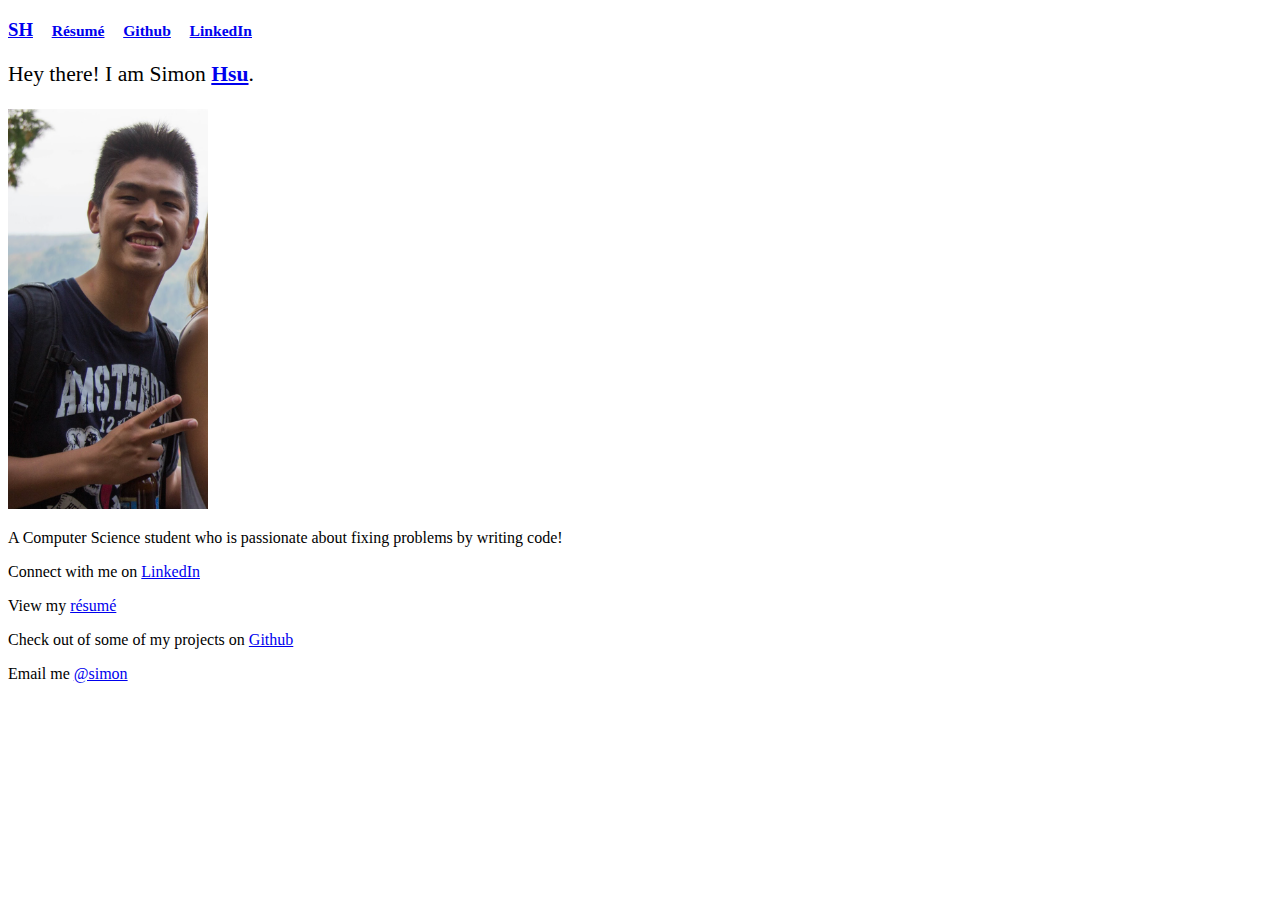
<file: demosite.html>
<!DOCTYPE html>
<html lang="en">
<head>
<meta charset="UTF-8">

<meta name="viewport" content="width=device-width, initial-scale=1.0">
<title>
SH
</title>
</head>

<body>
<div class="container content">
<header class="masthead">
<h3 class="masthead-title">
<a href="/" title="Home">SH</a>
&nbsp;&nbsp;&nbsp;<small><a href="https://drive.google.com/file/d/0B4uyuRclhTjYMC1lQ21YNUR1T1k/view?usp=sharing">Résumé</a></small>
&nbsp;&nbsp;&nbsp;<small><a href="https://github.com/simonizerlol">Github</a></small>
&nbsp;&nbsp;&nbsp;<small><a href="https://www.linkedin.com/in/simonykhsu">LinkedIn</a></small>
</h3>
</header>
<main>
<div class="container">
<div class="row">
<div class="center">
<div class="center-mid">
<p style="font-size: 1.35rem">Hey there! I am Simon <b><a href="#">Hsu</a></b>.</p>
<img src="me2.png" width="200" height="400">
<p>A Computer Science student who is passionate about fixing problems by writing code!</p>
<p class="ending">
<p>Connect with me on <a href="https://www.linkedin.com/in/simonykhsu">LinkedIn</a></p>
<p>View my <a href="https://drive.google.com/file/d/0B4uyuRclhTjYMC1lQ21YNUR1T1k/view?usp=sharing">résumé</a></p>
<p>Check out of some of my projects on <a href="https://github.com/simonizerlol">Github</a>
<p>Email me <a href="mailto:simon.hsu@mail.mcgill.ca">@simon</a>
</p>
</div>
</div>
</div>
</div>
</main>
</div>
<footer class="footer">
</footer>
</body>
</html>
</file>
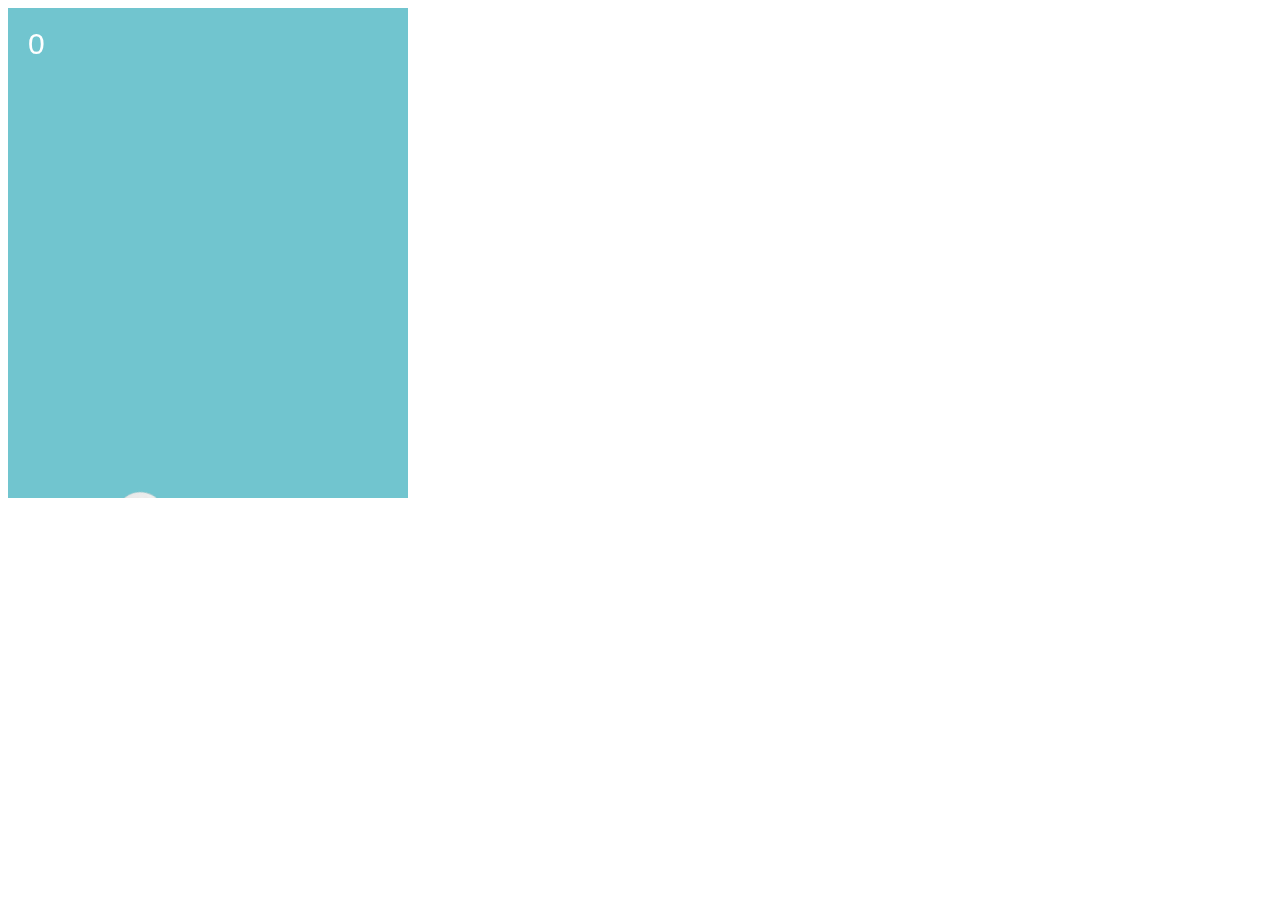
<file: flappycup.html>
<!DOCTYPE html>  
<html>
    <head>  
        <meta charset="utf-8" />
        <meta name="viewport" content="width=device-width, initial-scale=1.0">
        <title> Flappy Cup (flappy bird clone)</title>
        <script type="text/javascript" src="phaser.min.js"></script>
        <script type="text/javascript" src="main.js"></script>
    </head>

    <body>
    </body>  
</html>
</file>
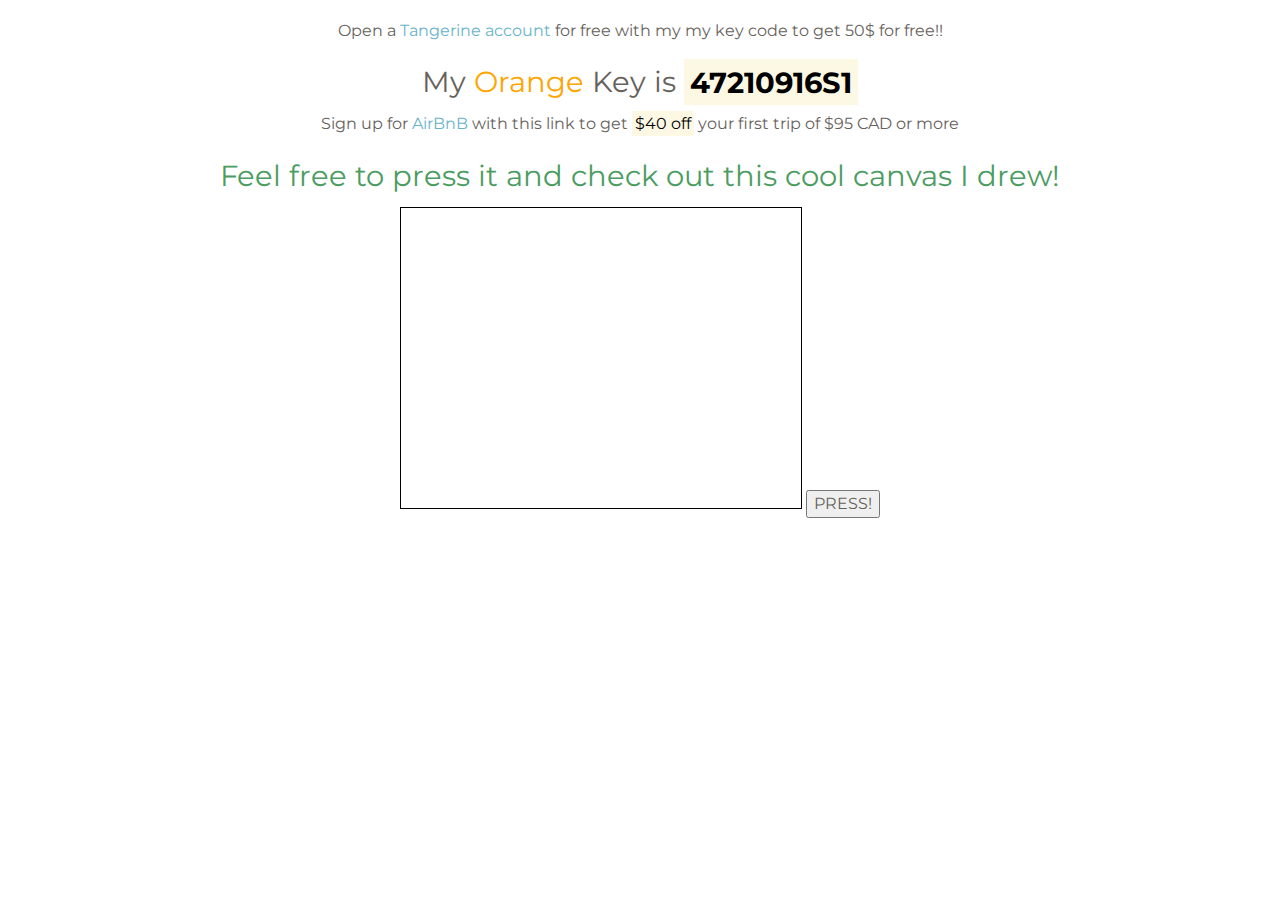
<file: promo.html>
<!-- Created by Simon Hsu-->
<!doctype html>
<html lang="en">
<head>
	<meta charset="utf-8" />
	<link rel="icon" type="image/png" href="x_paper_kit_1.2/assets/paper_img/favicon.ico">
	<meta http-equiv="X-UA-Compatible" content="IE=edge,chrome=1" />

	<title>Promo</title>

	<meta content='width=device-width, initial-scale=1.0, maximum-scale=1.0, user-scalable=0' name='viewport' />
    <meta name="viewport" content="width=device-width" />

    <link href="x_paper_kit_1.2/bootstrap3/css/bootstrap.css" rel="stylesheet" />
    <link href="x_paper_kit_1.2/assets/css/ct-paper.css" rel="stylesheet"/>
    <link href="x_paper_kit_1.2/assets/css/demo.css" rel="stylesheet" />
    <link href="x_paper_kit_1.2/assets/css/examples.css" rel="stylesheet" />
    <link href="x_paper_kit_1.2/assets/css/revamp.css" rel="stylesheet" />
    <!--     Fonts and icons     -->
    <link href="http://maxcdn.bootstrapcdn.com/font-awesome/4.2.0/css/font-awesome.min.css" rel="stylesheet">
    <link href='http://fonts.googleapis.com/css?family=Montserrat' rel='stylesheet' type='text/css'>
    <link href='http://fonts.googleapis.com/css?family=Open+Sans:400,300' rel='stylesheet' type='text/css'>
</head>
	<body>
		<div class="main">
				<center>
						<li style="padding-top:20px">
							<p>Open a <a href="https://www.tangerine.ca/en/index.html"> Tangerine account</a> for free with my my key code to get 50$ for free!!</p>
							<h3>My <font color="orange">Orange</font> Key is <mark><b>47210916S1</b></mark></h3>
						</li>
						<li>
							<p>Sign up for <a href="https://www.airbnb.ca/c/simonh8327">AirBnB</a> with this link to get <mark>$40 off</mark> your first trip of $95 CAD or more</p>
						</li>
		<h3><font color="#4B9C61">Feel free to press it and check out this cool canvas I drew!</font></h3>
		<canvas id="myCanvas" width="400" height="300" style="border:1px solid black;"> </canvas>
		<input type="button" id="button" value="PRESS!">
<script>
  var counter=0;
    // tri state button
    document.getElementById("button").addEventListener("click", function(){
      if (counter==0) {
        one();
        counter++;
        }
      else if (counter==1) {
        two(); counter++;
      }
      else {
        clear(); counter=0;
      }
    }, false);
  var c = document.getElementById("myCanvas");
  var ctx = c.getContext("2d");
  function one(){
    //draw rectangle

    ctx.rect(124, 176,150, 100);
    ctx.fillStyle = "green";
    ctx.fill();
    ctx.lineWidth = 3;
    ctx.strokeStyle = "green";
    ctx.stroke();

    //draw triangle
    ctx.beginPath();
    ctx.moveTo(124, 176);
    ctx.lineTo(194, 26);
    ctx.lineTo(274, 176);
    ctx.closePath();
    ctx.fillStyle = "red";
    ctx.fill();
    ctx.lineWidth = 3;
    ctx.strokeStyle = "red";
    ctx.stroke();

};
  function two(){
    //draw the sun
        var x = (c.width / 2)+120;
        var y = (c.height / 2)-80;
        var radius = 50;

        ctx.beginPath();
        ctx.arc(x, y, radius, 0, 2 * Math.PI, false);
        ctx.fillStyle = '#ffff80';
        ctx.fill();
        ctx.lineWidth = 3;
        ctx.strokeStyle = '#ffff00';
        ctx.stroke();

        ctx.beginPath();
        ctx.moveTo(300, 0);
        ctx.lineTo(300, 52);
        ctx.stroke();
        ctx.closePath();

        ctx.beginPath();
        ctx.moveTo(240, 18);
        ctx.lineTo(280, 52);
        ctx.stroke();
        ctx.closePath();

        ctx.beginPath();
        ctx.moveTo(280, 9);
        ctx.lineTo(300, 52);
        ctx.stroke();
        ctx.closePath();

        ctx.beginPath();
        ctx.moveTo(220, 40);
        ctx.lineTo(280, 50);
        ctx.stroke();
        ctx.closePath();

        ctx.beginPath();
        ctx.moveTo(220, 50);
        ctx.lineTo(290, 60);
        ctx.stroke();
        ctx.closePath();

        ctx.beginPath();
        ctx.moveTo(220, 60);
        ctx.lineTo(290, 70);
        ctx.stroke();
        ctx.closePath();

        ctx.beginPath();
        ctx.moveTo(220, 68);
        ctx.lineTo(290, 90);
        ctx.stroke();
        ctx.closePath();
};
  function clear(){
    ctx.clearRect(0, 0, c.width, c.height);
  }
</script>
			</center>
		</div>
	</body>
</html>
</file>
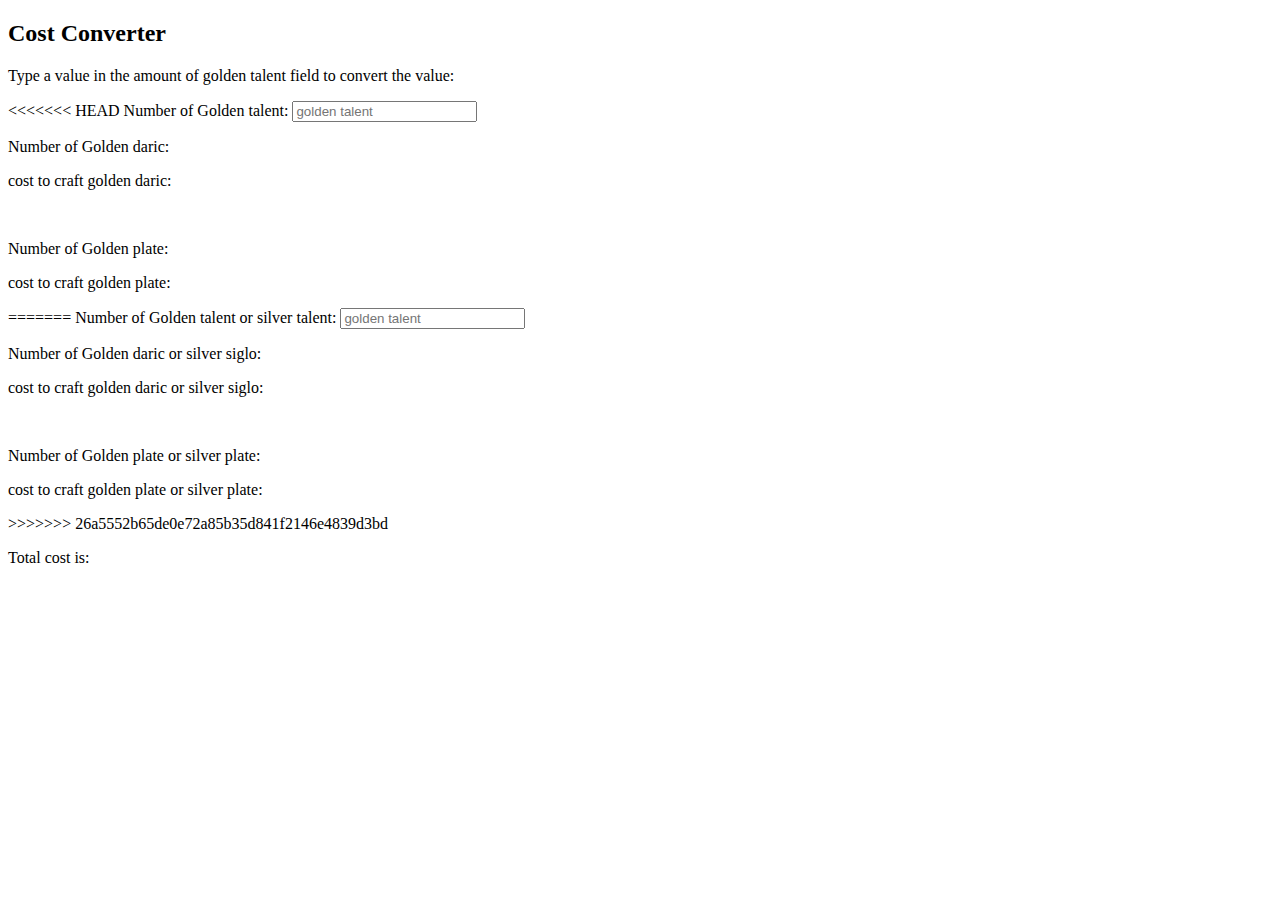
<file: tera.html>
<!DOCTYPE html>
<html>
<title>Tera crafting convertor</title>
<body>

<h2>Cost Converter</h2>
<p>Type a value in the amount of golden talent field to convert the value:</p>

<p>
<<<<<<< HEAD
  <label>Number of Golden talent:</label>
  <input id="inputFahrenheit" type="number" placeholder="golden talent" oninput="gtConverter(this.value)" onchange="gtConverter(this.value)">
</p>
<p>Number of Golden daric: <span id="output1"></span></p>
<p>cost to craft golden daric: <span id="goldcost1"></span></p>
<br>
<p>Number of Golden plate: <span id="output2"></span></p>
<p>cost to craft golden plate: <span id="goldcost2"></span></p>
=======
  <label>Number of Golden talent or silver talent:</label>
  <input id="input" type="number" placeholder="golden talent" oninput="gtConverter(this.value)" onchange="gtConverter(this.value)">
</p>
<p>Number of Golden daric or silver siglo: <span id="output1"></span></p>
<p>cost to craft golden daric or silver siglo: <span id="goldcost1"></span></p>
<br>
<p>Number of Golden plate or silver plate: <span id="output2"></span></p>
<p>cost to craft golden plate or silver plate: <span id="goldcost2"></span></p>
>>>>>>> 26a5552b65de0e72a85b35d841f2146e4839d3bd
<br>
<p>Total cost is: <span id="total"></span></p>

<script>
function gtConverter(valNum) {
  valNum = parseFloat(valNum);
  document.getElementById("output1").innerHTML=(valNum/2);
  document.getElementById("goldcost1").innerHTML=(valNum/2*10*1.07);
  valNum2 = valNum/4;
  document.getElementById("output2").innerHTML=(valNum2);
  document.getElementById("goldcost2").innerHTML=(valNum2*40*1.07);
  document.getElementById("total").innerHTML=(valNum/2*10*1.07+valNum2*40*1.07);
}
</script>

</body>
</html>
</file>
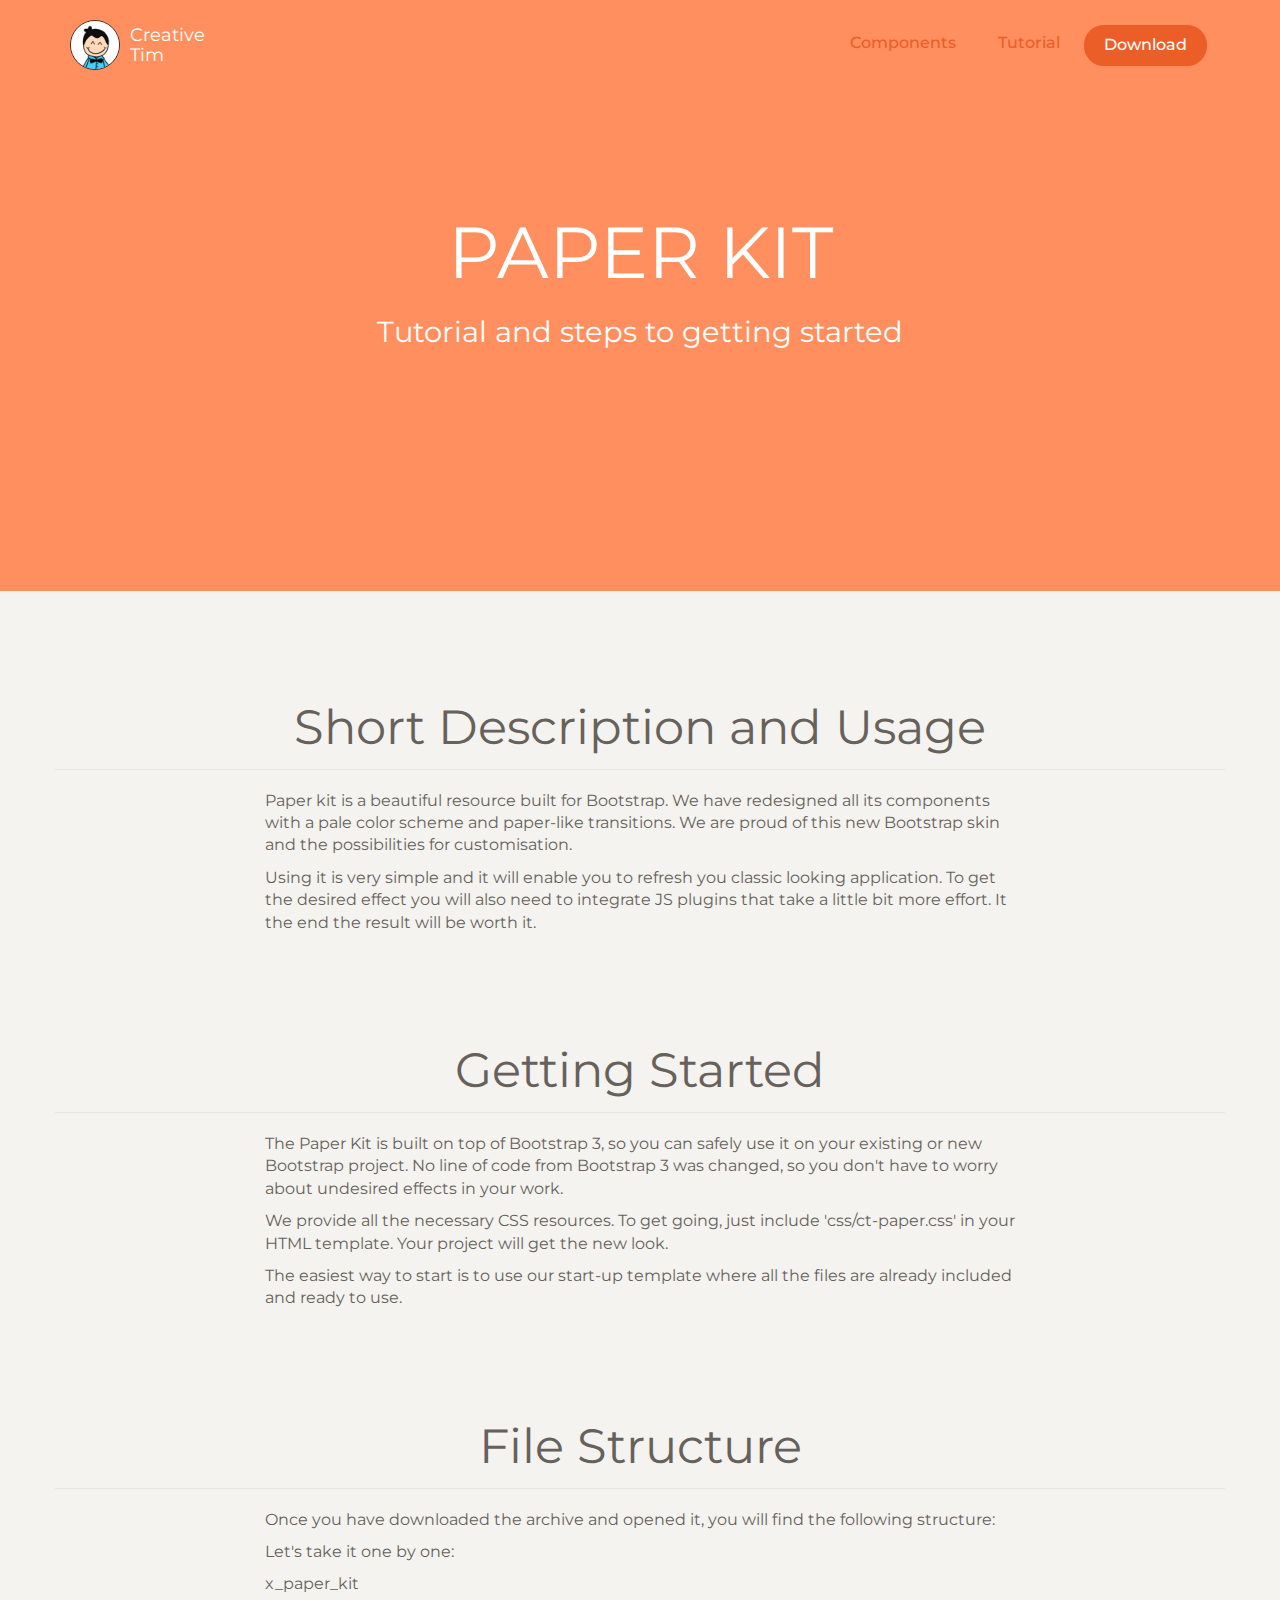
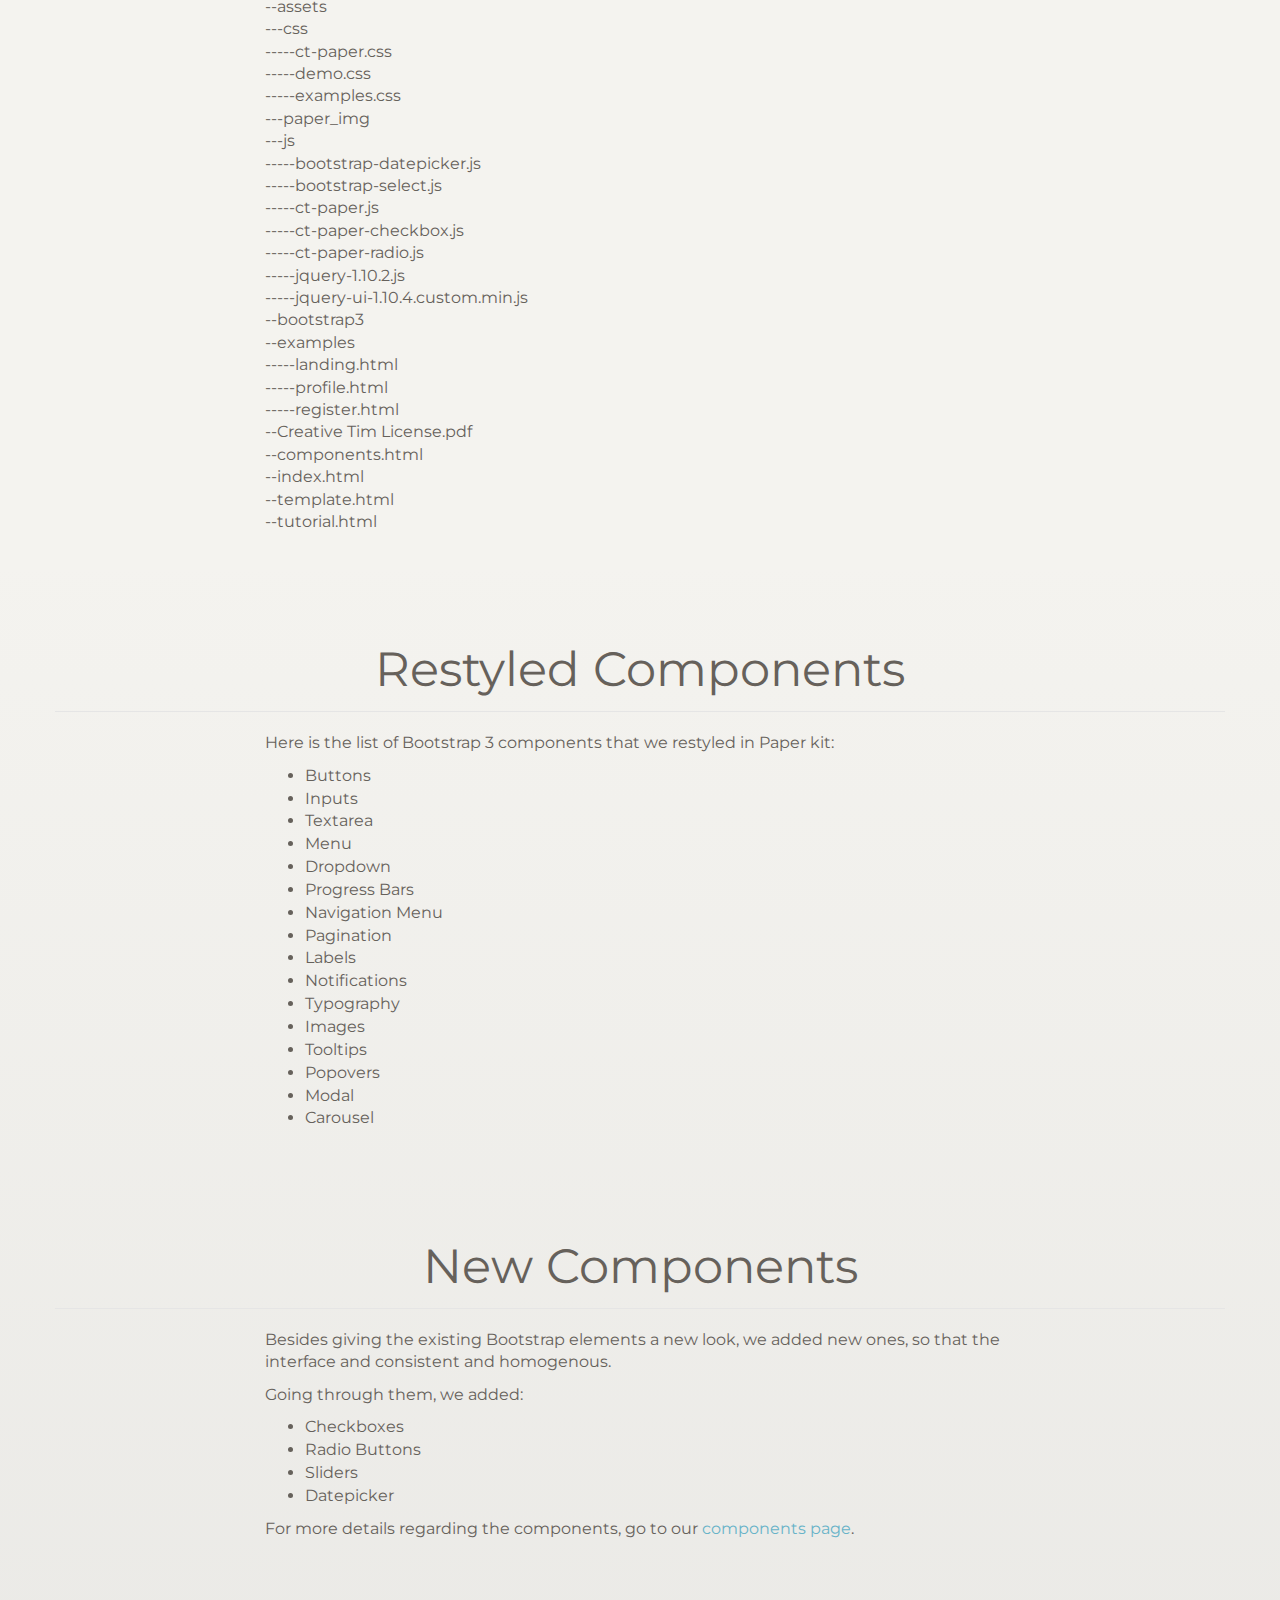
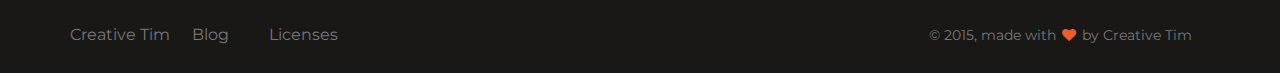
<file: x_paper_kit_1.2/Contact.html>
<!doctype html>
<html lang="en">
<head>
	<meta charset="utf-8" />
	<meta http-equiv="X-UA-Compatible" content="IE=edge,chrome=1" />
	<link rel="icon" type="image/png" href="assets/paper_img/favicon.ico">
    
    <title>Paper Kit Tutorial by Creative Tim</title>
    
    <link href="bootstrap3/css/bootstrap.css" rel="stylesheet" />
    <link href="assets/css/ct-paper.css" rel="stylesheet"/>
    <link href="assets/css/demo.css" rel="stylesheet" /> 
        
    <!--     Fonts and icons     -->
    <link href="http://maxcdn.bootstrapcdn.com/font-awesome/4.2.0/css/font-awesome.min.css" rel="stylesheet">
    <link href='http://fonts.googleapis.com/css?family=Montserrat' rel='stylesheet' type='text/css'>
    <link href='http://fonts.googleapis.com/css?family=Open+Sans:400,300' rel='stylesheet' type='text/css'>
</head>
<body>

<nav class="navbar navbar-ct-danger" role="navigation-demo" id="demo-navbar">
  <div class="container">
    <!-- Brand and toggle get grouped for better mobile display -->
    <div class="navbar-header">
      <button type="button" class="navbar-toggle" data-toggle="collapse" data-target="#navigation-example-2">
        <span class="sr-only">Toggle navigation</span>
        <span class="icon-bar"></span>
        <span class="icon-bar"></span>
        <span class="icon-bar"></span>
      </button>
      <a href="http://www.creative-tim.com">
           <div class="logo-container">
                <div class="logo">
                    <img src="assets/paper_img/new_logo.png" alt="Creative Tim Logo">
                </div>
                <div class="brand">
                    Creative Tim
                </div>
            </div>
      </a>
    </div>

<!-- Collect the nav links, forms, and other content for toggling -->
    <div class="collapse navbar-collapse" id="navigation-example-2">
      <ul class="nav navbar-nav navbar-right">
          <li>
            <a href="components.html" class="btn btn-danger btn-simple">Components</a>
          </li>
          <li>
            <a href="tutorial.html" class="btn btn-danger btn-simple">Tutorial</a>
          </li>
          <li>
            <a href="http://www.creative-tim.com/product/paper-kit" target="_blank" class="btn btn-danger btn-fill">Download</a>
          </li>
       </ul>
    </div><!-- /.navbar-collapse -->
  </div><!-- /.container-->
</nav>         
<div class="demo-header">
        <div class="motto">
            <h1 class="title-uppercase">Paper Kit</h1>
            <h3>Tutorial and steps to getting started</h3>
        </div>
</div>
<div class="main">
    <div class="section">
        <div class="container">
<!--         what is row -->
            <div class="row tim-row">
                <h2 class="text-center">Short Description and Usage</h2>
                <legend></legend>
                <div class="col-md-8 col-md-offset-2">
                    <p>
                    Paper kit is a beautiful resource built for Bootstrap. We have redesigned all its components with a pale color scheme and paper-like transitions. We are proud of this new Bootstrap skin and the possibilities for customisation.
                    </p>
                    <p>
                        Using it is very simple and it will enable you to refresh you classic looking application. To get the desired effect you will also need to integrate JS plugins that take a little bit more effort. It the end the result will be worth it.
                    </p>
                </div>
                
            </div>
<!--         end row -->
        
<!--         usage row -->
            <div class="row tim-row">
                <h2 class="text-center">Getting Started</h2>
                <legend></legend>
                <div class="col-md-8 col-md-offset-2"> 
                <p>
                The Paper Kit is built on top of Bootstrap 3, so you can safely use it on your existing or new Bootstrap project. No line of code from Bootstrap 3 was changed, so you don't have to worry about undesired effects in your work.
                </p>
                <p>
                    We provide all the necessary CSS resources. To get going, just include 'css/ct-paper.css' in your HTML template. Your project will get the new look.
                </p>
                <p>
                    The easiest way to start is to use our start-up template where all the files are already included and ready to use.
                </p>
                </div>
            </div>
<!--         end row -->  
        
<!--         file structure row -->
            <div class="row tim-row">
                <h2 class="text-center">File Structure</h2>
                <legend></legend>
                <div class="col-md-8 col-md-offset-2">
                    <p>
                        Once you have downloaded the archive and opened it, you will find the following structure:
                        
                    </p>
                    <p>
                        Let's take it one by one:
                    </p>
                    <p>
                    x_paper_kit<br>
                    --assets<br>
                    ---css<br>
                    -----ct-paper.css<br>
                    -----demo.css<br>   
                    -----examples.css<br>
                    ---paper_img<br>
                    ---js<br>
                    -----bootstrap-datepicker.js<br>
                    -----bootstrap-select.js<br>
                    -----ct-paper.js<br>
                    -----ct-paper-checkbox.js<br>
                    -----ct-paper-radio.js<br>
                    -----jquery-1.10.2.js<br>
                    -----jquery-ui-1.10.4.custom.min.js<br>
                    --bootstrap3<br>
                    --examples<br>
                    -----landing.html<br>
                    -----profile.html<br>
                    -----register.html<br>
                    --Creative Tim License.pdf<br>
                    --components.html<br>
                    --index.html<br>
                    --template.html<br>
                    --tutorial.html<br>
                   </p>
                </div>
            </div>
<!--         end row -->
            
<!--         restyled components row -->
            <div class="row tim-row">
                <h2 class="text-center">Restyled Components</h2>
                <legend></legend>
                <div class="col-md-8 col-md-offset-2">
                    <p>
                    Here is the list of Bootstrap 3 components that we restyled in Paper kit:
                        <ul>
                            <li> Buttons </li>
                            <li> Inputs</li>
                            <li> Textarea</li>
                            <li> Menu </li>
                            <li> Dropdown</li>
                            <li> Progress Bars</li>
                            <li> Navigation Menu</li>
                            <li> Pagination</li>
                            <li> Labels</li>
                            <li> Notifications</li>
                            <li> Typography</li>
                            <li> Images</li>
                            <li> Tooltips</li>
                            <li> Popovers</li>
                            <li> Modal </li>
                            <li> Carousel</li>
                        </ul>
                    </p>
                </div>
            </div>
<!--         end row -->
            
            <div class="row tim-row">
                <h2 class="text-center">New Components</h2>
                <legend></legend>
                <div class="col-md-8 col-md-offset-2">
                    <p>
                    Besides giving the existing Bootstrap elements a new look, we added new ones, so that the interface and consistent and homogenous.
                    </p>
                    <p>
                    Going through them, we added:
                    <ul>
                        <li> Checkboxes</li>
                        <li> Radio Buttons</li>
                        <li> Sliders</li>
                        <li> Datepicker</li>
                    </ul>
                    </p>
                    <p>
                        For more details regarding the components, go to our <a href="components.html">components page</a>.
                    </p>
                </div>
            </div>
        <!-- end row -->
        </div>
<!-- end container -->
    </div>
</div>
<footer class="footer-demo section-dark">
    <div class="container">
        <nav class="pull-left">
            <ul>

                <li>
                    <a href="http://www.creative-tim.com">
                        Creative Tim
                    </a>
                </li>
                <li>
                    <a href="http://blog.creative-tim.com">
                       Blog
                    </a>
                </li>
                <li>
                    <a href="http://www.creative-tim.com/license">
                        Licenses 
                    </a>
                </li>
            </ul>
        </nav>
        <div class="copyright pull-right">
            &copy; 2015, made with <i class="fa fa-heart heart"></i> by Creative Tim
        </div>
    </div>
</footer>

</body>
<script src="assets/js/jquery-1.10.2.js" type="text/javascript"></script>
<script src="assets/js/jquery-ui-1.10.4.custom.min.js" type="text/javascript"></script>

<script src="bootstrap3/js/bootstrap.js" type="text/javascript"></script>

<!--  Plugins -->
<script src="assets/js/ct-paper-checkbox.js"></script>
<script src="assets/js/ct-paper-radio.js"></script>
<script src="assets/js/bootstrap-select.js"></script>
<script src="assets/js/bootstrap-datepicker.js"></script>

<script src="assets/js/ct-paper.js"></script>
</html>
</file>
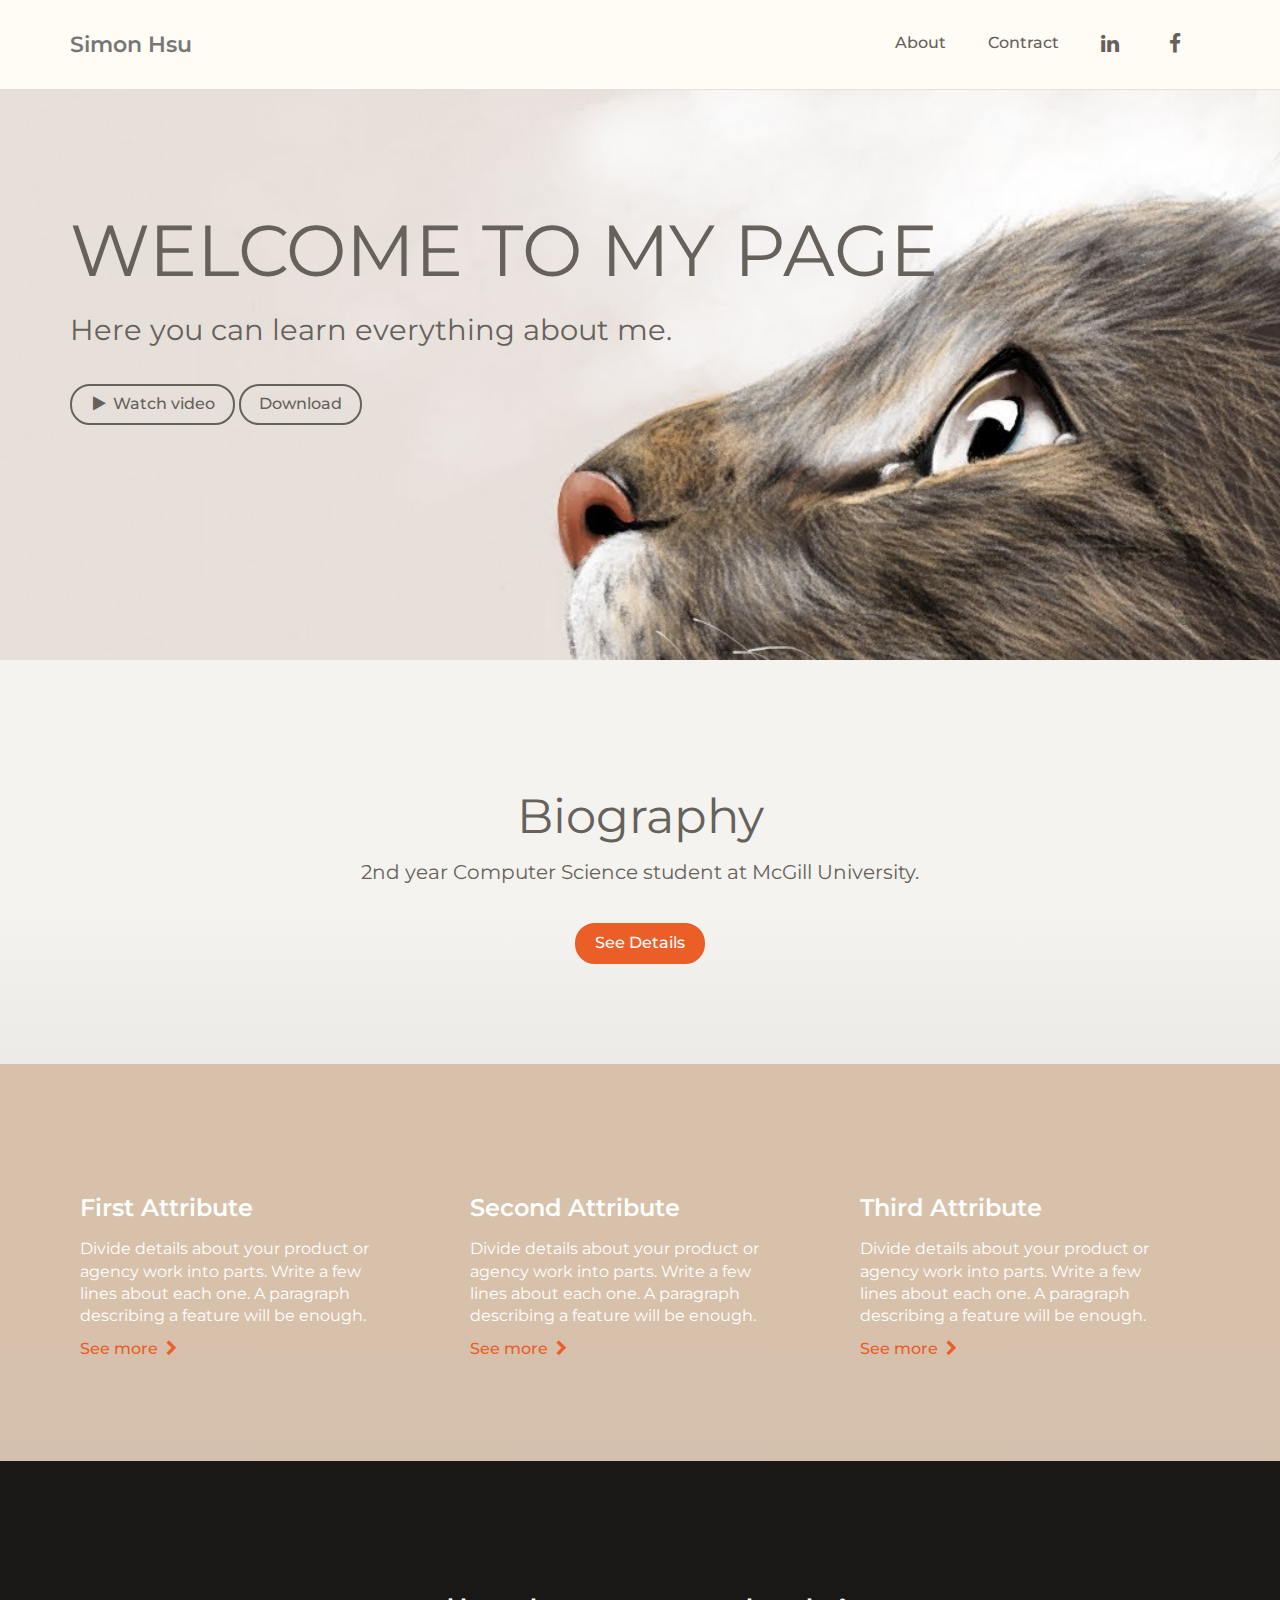
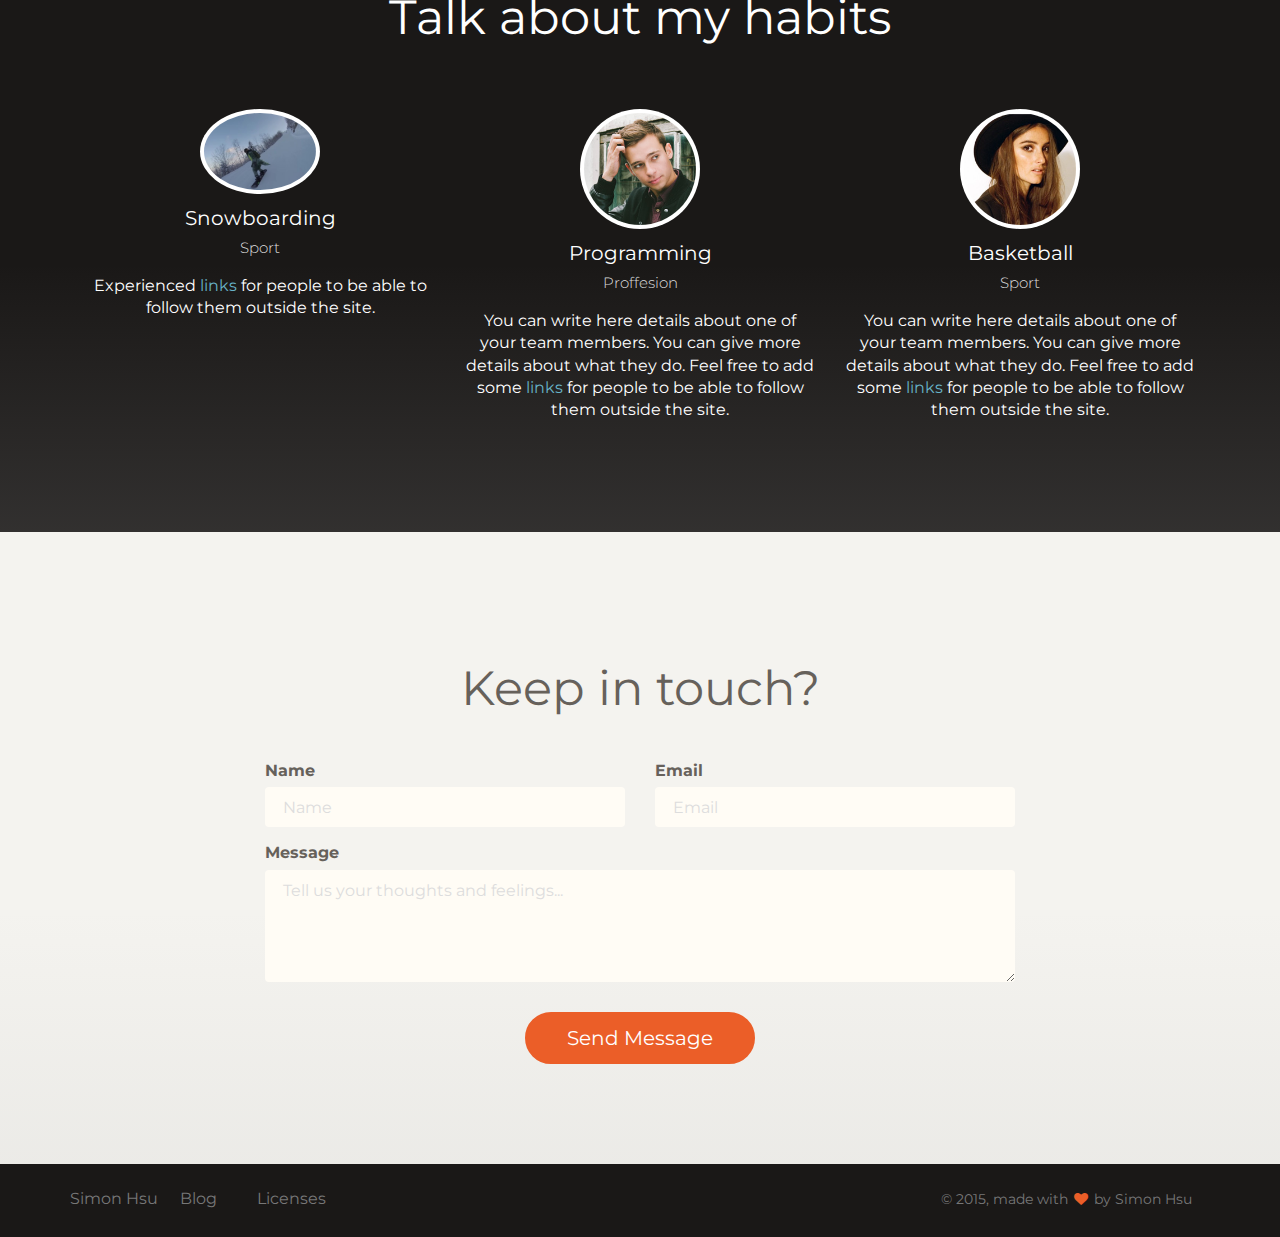
<file: x_paper_kit_1.2/examples/landing.html>
<!doctype html>
<html lang="en">
<head>
	<meta charset="utf-8" />
	<link rel="icon" type="image/png" href="../assets/paper_img/favicon.ico">
	<meta http-equiv="X-UA-Compatible" content="IE=edge,chrome=1" />
	
	<title>Simon Hsu's website</title>

	<meta content='width=device-width, initial-scale=1.0, maximum-scale=1.0, user-scalable=0' name='viewport' />
    <meta name="viewport" content="width=device-width" />
    
    <link href="../bootstrap3/css/bootstrap.css" rel="stylesheet" />
    <link href="../assets/css/ct-paper.css" rel="stylesheet"/>
    <link href="../assets/css/demo.css" rel="stylesheet" /> 
    <link href="../assets/css/examples.css" rel="stylesheet" /> 
        
    <!--     Fonts and icons     -->
    <link href="http://maxcdn.bootstrapcdn.com/font-awesome/4.2.0/css/font-awesome.min.css" rel="stylesheet">
    <link href='http://fonts.googleapis.com/css?family=Montserrat' rel='stylesheet' type='text/css'>
    <link href='http://fonts.googleapis.com/css?family=Open+Sans:400,300' rel='stylesheet' type='text/css'>
      
</head>
<body>
    
    <nav class="navbar navbar-default" role="navigation-demo" id="demo-navbar">
      <div class="container">
        <!-- Brand and toggle get grouped for better mobile display -->
        <div class="navbar-header">
          <button type="button" class="navbar-toggle" data-toggle="collapse" data-target="#navigation-example-2">
            <span class="sr-only">Toggle navigation</span>
            <span class="icon-bar"></span>
            <span class="icon-bar"></span>
            <span class="icon-bar"></span>
          </button>
          <a class="navbar-brand" href="www.simonykhsu.com">Simon Hsu</a>
        </div>
    
        <!-- Collect the nav links, forms, and other content for toggling -->
        <div class="collapse navbar-collapse" id="navigation-example-2">
          <ul class="nav navbar-nav navbar-right">
            <li>
                <a href="#" class="btn btn-simple">About</a>
            </li>
            <li>
                <a href="#" class="btn btn-simple">Contract</a>
            </li>
            <li>
                <a href="https://ca.linkedin.com/in/simonykhsu" target="_blank" class="btn btn-simple"><i class="fa fa-linkedin"></i></a>
            </li>
            <li>
                <a href="https://www.facebook.com/simonizerlol" target="_blank" class="btn btn-simple"><i class="fa fa-facebook"></i></a>
            </li>
           </ul>
        </div><!-- /.navbar-collapse -->
      </div><!-- /.container-->
    </nav>         
    
    <div class="wrapper">
        <div class="landing-header" style="background-image: url('../assets/paper_img/cat.jpg');">
            <div class="container">
                <div class="motto">
                    <h1 class="title-uppercase">Welcome to my page</h1>
                    <h3>Here you can learn everything about me.</h3>
                    <br />
                    <a href="https://www.youtube.com/watch?v=_zPlr-o-YEQ" class="btn"><i class="fa fa-play"></i>Watch video</a>
                    <a class="btn">Download</a>
                </div>
            </div>    
        </div>
        <div class="main">
            <div class="section text-center landing-section">
                <div class="container">
                    <div class="row">
                        <div class="col-md-8 col-md-offset-2">
                            <h2>Biography</h2>
                            <h5>2nd year Computer Science student at McGill University.</h5>
                            <br />
                            <a href="#" class="btn btn-danger btn-fill">See Details</a>
                        </div>
                    </div>
                </div>
            </div>  
            
            <div class="section section-light-brown landing-section">
                <div class="container">
                    <div class="row">
                        <div class="col-md-4 column">
                            <h4>First Attribute</h4>
                            <p>Divide details about your product or agency work into parts. Write a few lines about each one. A paragraph describing a feature will be enough.</p>
                            <a class="btn btn-danger btn-simple" href="#">See more <i class="fa fa-chevron-right"></i></a>
                        </div>
                        <div class="col-md-4 column">
                            <h4>Second Attribute</h4>
                            <p>Divide details about your product or agency work into parts. Write a few lines about each one. A paragraph describing a feature will be enough.</p>
                            <a class="btn btn-danger btn-simple" href="#">See more <i class="fa fa-chevron-right"></i></a>
                        </div>
                        <div class="col-md-4 column">
                            <h4>Third Attribute</h4>
                            <p>Divide details about your product or agency work into parts. Write a few lines about each one. A paragraph describing a feature will be enough.</p>
                            <a class="btn btn-danger btn-simple" href="#">See more <i class="fa fa-chevron-right"></i></a>
                        </div>
                    </div>
                </div>
            </div>
            
            <div class="section section-dark text-center landing-section">
                <div class="container">
                    <h2>Talk about my habits</h2>
                    <div class="col-md-4">
                        <div class="team-player">
                            <img src="../assets/paper_img/onesietwo.jpg" alt="Thumbnail Image" class="img-circle img-responsive">
                            <h5>Snowboarding <br /><small class="text-muted">Sport</small></h5>
                            <p>Experienced <a href="#">links</a> for people to be able to follow them outside the site.</p>
                        </div>
                    </div>
                    <div class="col-md-4">
                        <div class="team-player">
                            <img src="../assets/paper_img/flume.jpg" alt="Thumbnail Image" class="img-circle img-responsive">
                            <h5>Programming <br /><small class="text-muted">Proffesion</small></h5>
                            <p>You can write here details about one of your team members. You can give more details about what they do. Feel free to add some <a href="#">links</a> for people to be able to follow them outside the site.</p>
                        </div>
                    </div>
                    <div class="col-md-4">
                        <div class="team-player">
                            <img src="../assets/paper_img/banks.jpg" alt="Thumbnail Image" class="img-circle img-circle img-responsive">
                            <h5>Basketball <br /><small class="text-muted">Sport</small></h5>
                            <p>You can write here details about one of your team members. You can give more details about what they do. Feel free to add some <a href="#">links</a> for people to be able to follow them outside the site.</p>
                        </div>
                    </div>
                </div>
            </div>
            
            <div class="section landing-section">
                <div class="container">
                    <div class="row">
                        <div class="col-md-8 col-md-offset-2">
                            <h2 class="text-center">Keep in touch?</h2>
                            <form class="contact-form">
                                <div class="row">
                                    <div class="col-md-6">
                                        <label>Name</label>
                                        <input class="form-control" placeholder="Name">
                                    </div>
                                    <div class="col-md-6">
                                        <label>Email</label>
                                        <input class="form-control" placeholder="Email">
                                    </div>
                                </div>
                                <label>Message</label>
                                <textarea class="form-control" rows="4" placeholder="Tell us your thoughts and feelings..."></textarea>
                                <div class="row">
                                    <div class="col-md-4 col-md-offset-4">
                                        <button class="btn btn-danger btn-block btn-lg btn-fill">Send Message</button>
                                    </div>
                                </div>
                            </form>
                        </div>
                    </div>
                    
                </div>
            </div>
        </div>     
    </div>
    
    <footer class="footer-demo section-dark">
        <div class="container">
            <nav class="pull-left">
                <ul>
    
                    <li>
                        <a href="http://simonykhsu.com">
                            Simon Hsu
                        </a>
                    </li>
                    <li>
                        <a href="http://blog.creative-tim.com">
                           Blog
                        </a>
                    </li>
                    <li>
                        <a href="http://www.creative-tim.com/product/rubik">
                            Licenses 
                        </a>
                    </li>
                </ul>
            </nav>
            <div class="copyright pull-right">
                &copy; 2015, made with <i class="fa fa-heart heart"></i> by Simon Hsu
            </div>
        </div>
    </footer>

</body>

<script src="../assets/js/jquery-1.10.2.js" type="text/javascript"></script>
<script src="../assets/js/jquery-ui-1.10.4.custom.min.js" type="text/javascript"></script>

<script src="../bootstrap3/js/bootstrap.js" type="text/javascript"></script>

<!--  Plugins -->
<script src="../assets/js/ct-paper-checkbox.js"></script>
<script src="../assets/js/ct-paper-radio.js"></script>
<script src="../assets/js/bootstrap-select.js"></script>
<script src="../assets/js/bootstrap-datepicker.js"></script>

<script src="../assets/js/ct-paper.js"></script>
    
</html>
</file>
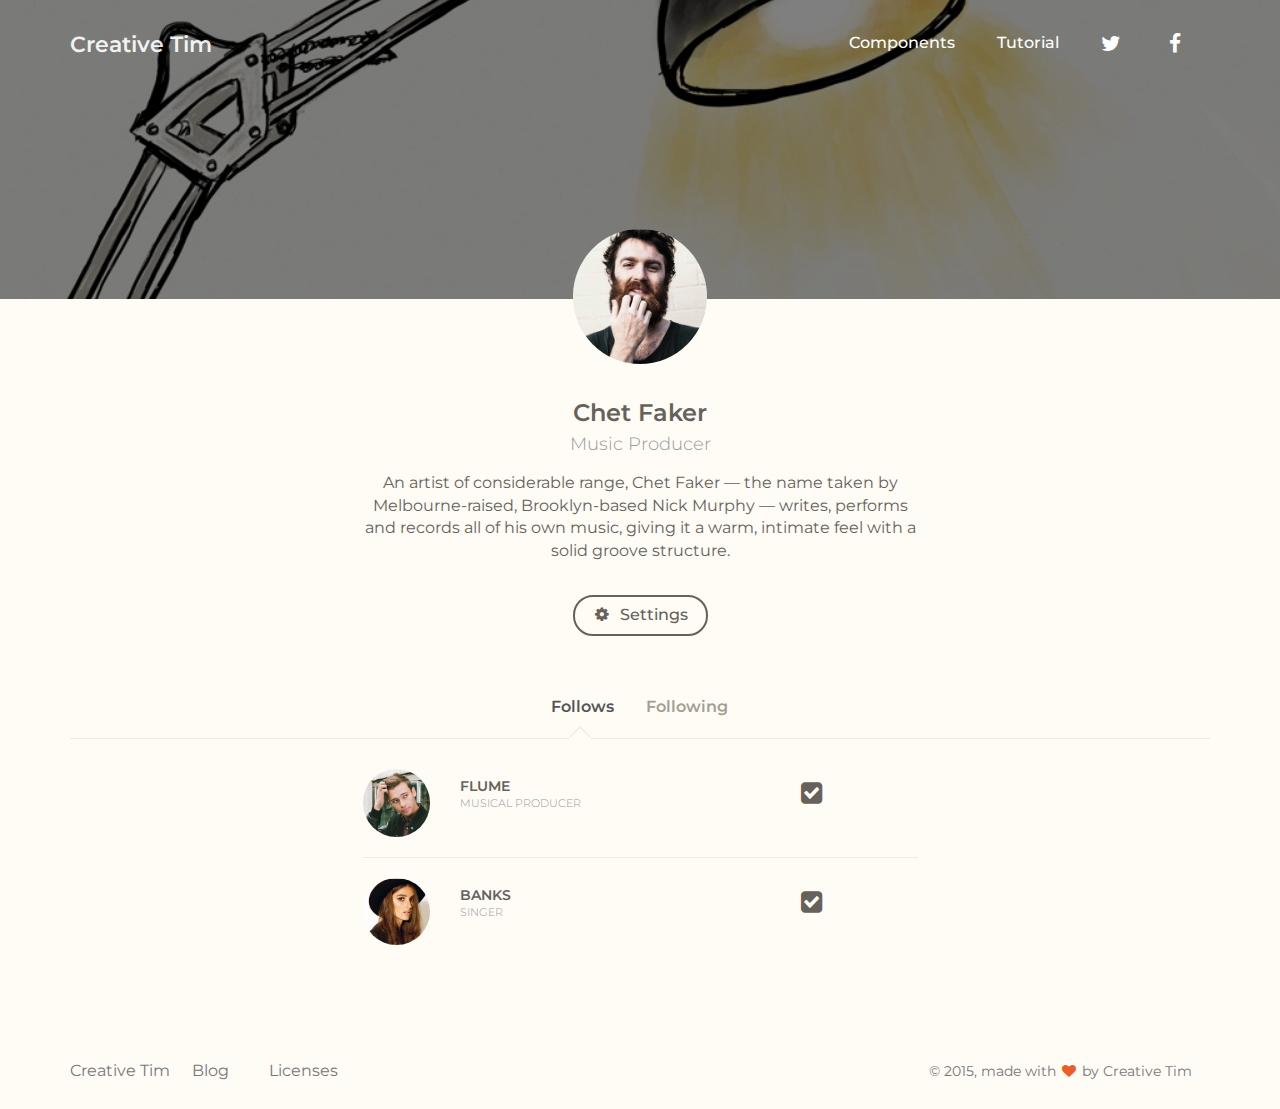
<file: x_paper_kit_1.2/examples/profile.html>
<!doctype html>
<html lang="en">
<head>
	<meta charset="utf-8" />
	<link rel="icon" type="image/png" href="../assets/paper_img/favicon.ico">
	<meta http-equiv="X-UA-Compatible" content="IE=edge,chrome=1" />
	
	<title>Paper Kit by Creative Tim</title>

	<meta content='width=device-width, initial-scale=1.0, maximum-scale=1.0, user-scalable=0' name='viewport' />
    <meta name="viewport" content="width=device-width" />
    
    <link href="../bootstrap3/css/bootstrap.css" rel="stylesheet" />
    <link href="../assets/css/ct-paper.css" rel="stylesheet"/>
    <link href="../assets/css/demo.css" rel="stylesheet" /> 
    <link href="../assets/css/examples.css" rel="stylesheet" /> 
        
    <!--     Fonts and icons     -->
    <link href="http://maxcdn.bootstrapcdn.com/font-awesome/4.2.0/css/font-awesome.min.css" rel="stylesheet">
    <link href='http://fonts.googleapis.com/css?family=Montserrat' rel='stylesheet' type='text/css'>
    <link href='http://fonts.googleapis.com/css?family=Open+Sans:400,300' rel='stylesheet' type='text/css'>
      
</head>
<body>
    <nav class="navbar navbar-ct-transparent navbar-relative " role="navigation-demo" id="register-navbar">
      <div class="container">
        <!-- Brand and toggle get grouped for better mobile display -->
        <div class="navbar-header">
          <button type="button" class="navbar-toggle" data-toggle="collapse" data-target="#navigation-example-2">
            <span class="sr-only">Toggle navigation</span>
            <span class="icon-bar"></span>
            <span class="icon-bar"></span>
            <span class="icon-bar"></span>
          </button>
          <a class="navbar-brand" href="www.creative-tim.com">Creative Tim</a>
        </div>
    
        <!-- Collect the nav links, forms, and other content for toggling -->
        <div class="collapse navbar-collapse" id="navigation-example-2">
          <ul class="nav navbar-nav navbar-right">
            <li>
                <a href="#" class="btn btn-simple">Components</a>
            </li>
            <li>
                <a href="#" class="btn btn-simple">Tutorial</a>
            </li>
            <li>
                <a href="#" target="_blank" class="btn btn-simple"><i class="fa fa-twitter"></i></a>
            </li>
            <li>
                <a href="#" target="_blank" class="btn btn-simple"><i class="fa fa-facebook"></i></a>
            </li>
           </ul>
        </div><!-- /.navbar-collapse -->
      </div><!-- /.container-->
    </nav> 
    
    <div class="wrapper">
        <div class="profile-background"> 
            <div class="filter-black"></div>  
        </div>
        <div class="profile-content section-nude">
            <div class="container">
                <div class="row owner">
                    <div class="col-md-2 col-md-offset-5 col-sm-4 col-sm-offset-4 col-xs-6 col-xs-offset-3 text-center">
                        <div class="avatar">
                            <img src="../assets/paper_img/chet_faker_2.jpg" alt="Circle Image" class="img-circle img-no-padding img-responsive">
                        </div>
                        <div class="name">
                            <h4>Chet Faker<br /><small>Music Producer</small></h4>
                        </div>
                    </div>
                </div>
                <div class="row">
                    <div class="col-md-6 col-md-offset-3 text-center">
                        <p>An artist of considerable range, Chet Faker — the name taken by Melbourne-raised, Brooklyn-based Nick Murphy — writes, performs and records all of his own music, giving it a warm, intimate feel with a solid groove structure. </p>
                        <br />
                        <btn class="btn"><i class="fa fa-cog"></i> Settings</btn>
                    </div>
                </div>
                <div class="profile-tabs">
                    <div class="nav-tabs-navigation">
                        <div class="nav-tabs-wrapper">
                            <ul id="tabs" class="nav nav-tabs" data-tabs="tabs">
                                <li class="active"><a href="#follows" data-toggle="tab">Follows</a></li>
                                <li><a href="#following" data-toggle="tab">Following</a></li>
<!--                                 <li><a href="#following" data-toggle="tab">Following</a></li> -->
                            </ul>
                        </div>
                    </div>
                    <div id="my-tab-content" class="tab-content">
                        <div class="tab-pane active" id="follows">
                            <div class="row">
                                <div class="col-md-6 col-md-offset-3">
                                    <ul class="list-unstyled follows">
                                        <li>
                                            <div class="row">
                                                <div class="col-md-2 col-md-offset-0 col-xs-3 col-xs-offset-2">
                                                    <img src="../assets/paper_img/flume.jpg" alt="Circle Image" class="img-circle img-no-padding img-responsive">
                                                </div>
                                                <div class="col-md-7 col-xs-4">
                                                    <h6>Flume<br /><small>Musical Producer</small></h6>
                                                </div>
                                                <div class="col-md-3 col-xs-2">
                                                    <div class="unfollow" rel="tooltip" title="Unfollow">
                                                        <label class="checkbox" for="checkbox1" >
                                                            <input type="checkbox" value="" id="checkbox1" data-toggle="checkbox" checked>
                                                        </label>
                                                    </div>
                                                </div>
                                            </div>
                                        </li>
                                        <hr />
                                        <li>
                                            <div class="row">
                                                <div class="col-md-2 col-md-offset-0 col-xs-3 col-xs-offset-2">
                                                    <img src="../assets/paper_img/banks.jpg" alt="Circle Image" class="img-circle img-no-padding img-responsive">
                                                </div>
                                                <div class="col-md-7 col-xs-4">
                                                    <h6>Banks<br /><small>Singer</small></h6>
                                                </div>
                                                <div class="col-md-3 col-xs-2">
                                                    <div class="unfollow" rel="tooltip" title="Unfollow">
                                                        <label class="checkbox" for="checkbox1" >
                                                            <input type="checkbox" value="" id="checkbox1" data-toggle="checkbox" checked>
                                                        </label>
                                                    </div>
                                                </div>
                                            </div>
                                        </li>
                                    </ul>
                                </div>
                            </div>
                        </div>
                        <div class="tab-pane text-center" id="following">
                            <h3 class="text-muted">Not following anyone yet :(</h3>
                            <btn class="btn btn-warning btn-fill">Find artists</btn>
                        </div>
                    </div>
                    
                </div>        
            </div>
        </div>
    </div> 
    <footer class="footer-demo section-nude">
        <div class="container">
            <nav class="pull-left">
                <ul>
    
                    <li>
                        <a href="http://www.creative-tim.com">
                            Creative Tim
                        </a>
                    </li>
                    <li>
                        <a href="http://blog.creative-tim.com">
                           Blog
                        </a>
                    </li>
                    <li>
                        <a href="http://www.creative-tim.com/product/rubik">
                            Licenses 
                        </a>
                    </li>
                </ul>
            </nav>
            <div class="copyright pull-right">
                &copy; 2015, made with <i class="fa fa-heart heart"></i> by Creative Tim
            </div>
        </div>
    </footer>

    
</body>

<script src="../assets/js/jquery-1.10.2.js" type="text/javascript"></script>
<script src="../assets/js/jquery-ui-1.10.4.custom.min.js" type="text/javascript"></script>

<script src="../bootstrap3/js/bootstrap.js" type="text/javascript"></script>

<!--  Plugins -->
<script src="../assets/js/ct-paper-checkbox.js"></script>
<script src="../assets/js/ct-paper-radio.js"></script>
<script src="../assets/js/bootstrap-select.js"></script>
<script src="../assets/js/bootstrap-datepicker.js"></script>

<script src="../assets/js/ct-paper.js"></script>

</html>
</file>
<file: x_paper_kit_1.2/assets/css/ct-paper.css>
/*      light colors - used for select dropdown         */
/*           Font Smoothing      */
h1, .h1, h2, .h2, h3, .h3, h4, .h4, h5, .h5, h6, .h6, p, .navbar, .brand, a, .td-name, td {
  -moz-osx-font-smoothing: grayscale;
  -webkit-font-smoothing: antialiased;
  font-family: 'Montserrat', "Helvetica", Arial, sans-serif; }

h1, .h1, h2, .h2, h3, .h3, h4, .h4 {
  font-weight: 400;
  margin: 30px 0 15px; }

h1, .h1 {
  font-size: 4.5em; }

h2, .h2 {
  font-size: 3em; }

h3, .h3 {
  font-size: 1.825em;
  line-height: 1.4;
  margin: 20px 0 10px; }

h4, .h4 {
  font-size: 1.5em;
  font-weight: 600;
  line-height: 1.2em; }

h5, .h5 {
  font-size: 1.25em;
  font-weight: 400;
  line-height: 1.4em;
  margin-bottom: 15px; }

h6, .h6 {
  font-size: 0.9em;
  font-weight: 600;
  text-transform: uppercase; }

p {
  font-size: 16px;
  line-height: 1.4em; }

h1 small, h2 small, h3 small, h4 small, h5 small, h6 small, .h1 small, .h2 small, .h3 small, .h4 small, .h5 small, .h6 small, h1 .small, h2 .small, h3 .small, h4 .small, h5 .small, h6 .small, .h1 .small, .h2 .small, .h3 .small, .h4 .small, .h5 .small, .h6 .small {
  color: #9A9A9A;
  font-weight: 300;
  line-height: 1.4em; }

h1 small, h2 small, h3 small, h1 .small, h2 .small, h3 .small {
  font-size: 60%; }

.title-uppercase {
  text-transform: uppercase; }

blockquote {
  font-style: italic; }

blockquote small {
  font-style: normal; }

.text-muted {
  color: #DDDDDD; }

.text-primary, .text-primary:hover {
  color: #427C89 !important; }

.text-info, .text-info:hover {
  color: #3091B2 !important; }

.text-success, .text-success:hover {
  color: #42A084 !important; }

.text-warning, .text-warning:hover {
  color: #BB992F !important; }

.text-danger, .text-danger:hover {
  color: #B33C12 !important; }

.glyphicon {
  line-height: 1; }

/*     General overwrite     */
body {
  color: #66615b;
  font-size: 16px;
  font-family: 'Montserrat', "Helvetica", Arial, sans-serif; }

a {
  color: #68B3C8;
  -webkit-transition: all 150ms linear;
  -moz-transition: all 150ms linear;
  -o-transition: all 150ms linear;
  -ms-transition: all 150ms linear;
  transition: all 150ms linear; }
  a:hover, a:focus {
    color: #3091B2;
    text-decoration: none; }

hr {
  border-color: #F1EAE0; }

.icon {
  fill: #66615b; }

.fa-base {
  font-size: 1.25em !important; }

a:focus, a:active,
button::-moz-focus-inner,
input[type="reset"]::-moz-focus-inner,
input[type="button"]::-moz-focus-inner,
input[type="submit"]::-moz-focus-inner,
select::-moz-focus-inner,
input[type="file"] > input[type="button"]::-moz-focus-inner {
  outline: 0; }

.ui-slider-handle:focus,
.navbar-toggle {
  outline: 0 !important; }

/*           Animations              */
.form-control,
.input-group-addon,
.tagsinput,
.navbar,
.navbar .alert {
  -webkit-transition: all 300ms linear;
  -moz-transition: all 300ms linear;
  -o-transition: all 300ms linear;
  -ms-transition: all 300ms linear;
  transition: all 300ms linear; }

.tagsinput .tag,
.tagsinput-remove-link,
.filter,
.btn-hover,
[data-toggle="collapse"] i {
  -webkit-transition: all 150ms linear;
  -moz-transition: all 150ms linear;
  -o-transition: all 150ms linear;
  -ms-transition: all 150ms linear;
  transition: all 150ms linear; }

.btn-morphing .fa,
.btn-morphing .circle,
.gsdk-collapse {
  -webkit-transition: all 300ms linear;
  -moz-transition: all 300ms linear;
  -o-transition: all 300ms linear;
  -ms-transition: all 300ms linear;
  transition: all 300ms linear; }

.fa {
  width: 18px;
  text-align: center; }

.margin-top {
  margin-top: 50px; }

/*       CT colors          */
.ct-blue,
.checkbox-blue.checkbox.checked .second-icon,
.checkbox-blue.checkbox.checked,
.radio-blue.radio.checked .second-icon,
.radio-blue.radio.checked {
  color: #7A9E9F; }

.ct-azure,
.checkbox-azure.checkbox.checked .second-icon,
.radio-azure.radio.checked .second-icon,
.checkbox-azure.checkbox.checked,
.radio-azure.radio.checked {
  color: #68B3C8; }

.ct-green,
.checkbox-green.checkbox.checked .second-icon,
.radio-green.radio.checked .second-icon,
.checkbox-green.checkbox.checked,
.radio-green.radio.checked {
  color: #7AC29A; }

.ct-orange,
.checkbox-orange.checkbox.checked .second-icon,
.radio-orange.radio.checked .second-icon,
.checkbox-orange.checkbox.checked,
.radio-orange.radio.checked {
  color: #F3BB45; }

.ct-red,
.checkbox-red.checkbox.checked .second-icon,
.radio-red.radio.checked .second-icon,
.checkbox-red.checkbox.checked,
.radio-red.radio.checked {
  color: #EB5E28; }

input.ct-blue + span.switch-left,
input.ct-blue + span + label + span.switch-right {
  background-color: #7A9E9F; }

input.ct-azure + span.switch-left,
input.ct-azure + span + label + span.switch-right {
  background-color: #68B3C8; }

input.ct-green + span.switch-left,
input.ct-green + span + label + span.switch-right {
  background-color: #7AC29A; }

input.ct-orange + span.switch-left,
input.ct-orange + span + label + span.switch-right {
  background-color: #F3BB45; }

input.ct-red + span.switch-left,
input.ct-red + span + label + span.switch-right {
  background-color: #EB5E28; }

.btn, .navbar .navbar-nav > li > a.btn {
  border-radius: 20px;
  box-sizing: border-box;
  border-width: 2px;
  background-color: transparent;
  font-size: 16px;
  font-weight: 500;
  padding: 7px 18px;
  border-color: #66615B;
  color: #66615B;
  -webkit-transition: all 150ms linear;
  -moz-transition: all 150ms linear;
  -o-transition: all 150ms linear;
  -ms-transition: all 150ms linear;
  transition: all 150ms linear; }
  .btn:hover, .btn:focus, .btn:active, .btn.active, .open > .btn.dropdown-toggle,
  .navbar .navbar-nav > li > a.btn:hover,
  .navbar .navbar-nav > li > a.btn:focus,
  .navbar .navbar-nav > li > a.btn:active,
  .navbar .navbar-nav > li > a.btn.active, .open >
  .navbar .navbar-nav > li > a.btn.dropdown-toggle {
    background-color: #66615B;
    color: rgba(255, 255, 255, 0.7);
    border-color: #66615B; }
    .btn:hover .caret, .btn:focus .caret, .btn:active .caret, .btn.active .caret, .open > .btn.dropdown-toggle .caret,
    .navbar .navbar-nav > li > a.btn:hover .caret,
    .navbar .navbar-nav > li > a.btn:focus .caret,
    .navbar .navbar-nav > li > a.btn:active .caret,
    .navbar .navbar-nav > li > a.btn.active .caret, .open >
    .navbar .navbar-nav > li > a.btn.dropdown-toggle .caret {
      border-top-color: rgba(255, 255, 255, 0.7); }
  .btn.disabled, .btn.disabled:hover, .btn.disabled:focus, .btn.disabled.focus, .btn.disabled:active, .btn.disabled.active, .btn:disabled, .btn:disabled:hover, .btn:disabled:focus, .btn:disabled.focus, .btn:disabled:active, .btn:disabled.active, .btn[disabled], .btn[disabled]:hover, .btn[disabled]:focus, .btn[disabled].focus, .btn[disabled]:active, .btn[disabled].active, fieldset[disabled] .btn, fieldset[disabled] .btn:hover, fieldset[disabled] .btn:focus, fieldset[disabled] .btn.focus, fieldset[disabled] .btn:active, fieldset[disabled] .btn.active,
  .navbar .navbar-nav > li > a.btn.disabled,
  .navbar .navbar-nav > li > a.btn.disabled:hover,
  .navbar .navbar-nav > li > a.btn.disabled:focus,
  .navbar .navbar-nav > li > a.btn.disabled.focus,
  .navbar .navbar-nav > li > a.btn.disabled:active,
  .navbar .navbar-nav > li > a.btn.disabled.active,
  .navbar .navbar-nav > li > a.btn:disabled,
  .navbar .navbar-nav > li > a.btn:disabled:hover,
  .navbar .navbar-nav > li > a.btn:disabled:focus,
  .navbar .navbar-nav > li > a.btn:disabled.focus,
  .navbar .navbar-nav > li > a.btn:disabled:active,
  .navbar .navbar-nav > li > a.btn:disabled.active,
  .navbar .navbar-nav > li > a.btn[disabled],
  .navbar .navbar-nav > li > a.btn[disabled]:hover,
  .navbar .navbar-nav > li > a.btn[disabled]:focus,
  .navbar .navbar-nav > li > a.btn[disabled].focus,
  .navbar .navbar-nav > li > a.btn[disabled]:active,
  .navbar .navbar-nav > li > a.btn[disabled].active,
  fieldset[disabled] .navbar .navbar-nav > li > a.btn,
  fieldset[disabled] .navbar .navbar-nav > li > a.btn:hover,
  fieldset[disabled] .navbar .navbar-nav > li > a.btn:focus,
  fieldset[disabled] .navbar .navbar-nav > li > a.btn.focus,
  fieldset[disabled] .navbar .navbar-nav > li > a.btn:active,
  fieldset[disabled] .navbar .navbar-nav > li > a.btn.active {
    background-color: transparent;
    border-color: #66615B; }
  .btn.btn-fill, .navbar .navbar-nav > li > a.btn.btn-fill {
    color: #FFFFFF;
    background-color: #66615B;
    opacity: 1;
    filter: alpha(opacity=100); }
    .btn.btn-fill:hover, .btn.btn-fill:focus, .btn.btn-fill:active, .btn.btn-fill.active, .open > .btn.btn-fill.dropdown-toggle, .navbar .navbar-nav > li > a.btn.btn-fill:hover, .navbar .navbar-nav > li > a.btn.btn-fill:focus, .navbar .navbar-nav > li > a.btn.btn-fill:active, .navbar .navbar-nav > li > a.btn.btn-fill.active, .open > .navbar .navbar-nav > li > a.btn.btn-fill.dropdown-toggle {
      background-color: #403D39;
      color: #FFFFFF;
      border-color: #403D39; }
    .btn.btn-fill .caret, .navbar .navbar-nav > li > a.btn.btn-fill .caret {
      border-top-color: #FFFFFF; }
  .btn.btn-simple:hover, .btn.btn-simple:focus, .btn.btn-simple:active, .btn.btn-simple.active, .open > .btn.btn-simple.dropdown-toggle, .navbar .navbar-nav > li > a.btn.btn-simple:hover, .navbar .navbar-nav > li > a.btn.btn-simple:focus, .navbar .navbar-nav > li > a.btn.btn-simple:active, .navbar .navbar-nav > li > a.btn.btn-simple.active, .open > .navbar .navbar-nav > li > a.btn.btn-simple.dropdown-toggle {
    background-color: transparent;
    color: #403D39; }
  .btn.btn-simple .caret, .navbar .navbar-nav > li > a.btn.btn-simple .caret {
    border-top-color: #FFFFFF; }
  .btn .caret, .navbar .navbar-nav > li > a.btn .caret {
    border-top-color: #66615B; }
  .btn:hover, .btn:focus, .navbar .navbar-nav > li > a.btn:hover, .navbar .navbar-nav > li > a.btn:focus {
    outline: 0 !important; }
  .btn:active, .btn.active, .open > .btn.dropdown-toggle, .navbar .navbar-nav > li > a.btn:active, .navbar .navbar-nav > li > a.btn.active, .open > .navbar .navbar-nav > li > a.btn.dropdown-toggle {
    -webkit-box-shadow: none;
    box-shadow: none;
    outline: 0 !important; }
  .btn.btn-icon, .navbar .navbar-nav > li > a.btn.btn-icon {
    padding: 7px; }
  .btn i, .navbar .navbar-nav > li > a.btn i {
    margin-right: 5px; }

.btn-group .btn + .btn,
.btn-group .btn + .btn-group,
.btn-group .btn-group + .btn,
.btn-group .btn-group + .btn-group {
  margin-left: -2px; }

.navbar .navbar-nav > li > a.btn-primary, .btn-primary {
  border-color: #7A9E9F;
  color: #7A9E9F; }
  .navbar .navbar-nav > li > a.btn-primary:hover, .navbar .navbar-nav > li > a.btn-primary:focus, .navbar .navbar-nav > li > a.btn-primary:active, .navbar .navbar-nav > li > a.btn-primary.active, .open > .navbar .navbar-nav > li > a.btn-primary.dropdown-toggle, .btn-primary:hover, .btn-primary:focus, .btn-primary:active, .btn-primary.active, .open > .btn-primary.dropdown-toggle {
    background-color: #7A9E9F;
    color: rgba(255, 255, 255, 0.7);
    border-color: #7A9E9F; }
    .navbar .navbar-nav > li > a.btn-primary:hover .caret, .navbar .navbar-nav > li > a.btn-primary:focus .caret, .navbar .navbar-nav > li > a.btn-primary:active .caret, .navbar .navbar-nav > li > a.btn-primary.active .caret, .open > .navbar .navbar-nav > li > a.btn-primary.dropdown-toggle .caret, .btn-primary:hover .caret, .btn-primary:focus .caret, .btn-primary:active .caret, .btn-primary.active .caret, .open > .btn-primary.dropdown-toggle .caret {
      border-top-color: rgba(255, 255, 255, 0.7); }
  .navbar .navbar-nav > li > a.btn-primary.disabled, .navbar .navbar-nav > li > a.btn-primary.disabled:hover, .navbar .navbar-nav > li > a.btn-primary.disabled:focus, .navbar .navbar-nav > li > a.btn-primary.disabled.focus, .navbar .navbar-nav > li > a.btn-primary.disabled:active, .navbar .navbar-nav > li > a.btn-primary.disabled.active, .navbar .navbar-nav > li > a.btn-primary:disabled, .navbar .navbar-nav > li > a.btn-primary:disabled:hover, .navbar .navbar-nav > li > a.btn-primary:disabled:focus, .navbar .navbar-nav > li > a.btn-primary:disabled.focus, .navbar .navbar-nav > li > a.btn-primary:disabled:active, .navbar .navbar-nav > li > a.btn-primary:disabled.active, .navbar .navbar-nav > li > a.btn-primary[disabled], .navbar .navbar-nav > li > a.btn-primary[disabled]:hover, .navbar .navbar-nav > li > a.btn-primary[disabled]:focus, .navbar .navbar-nav > li > a.btn-primary[disabled].focus, .navbar .navbar-nav > li > a.btn-primary[disabled]:active, .navbar .navbar-nav > li > a.btn-primary[disabled].active, fieldset[disabled] .navbar .navbar-nav > li > a.btn-primary, fieldset[disabled] .navbar .navbar-nav > li > a.btn-primary:hover, fieldset[disabled] .navbar .navbar-nav > li > a.btn-primary:focus, fieldset[disabled] .navbar .navbar-nav > li > a.btn-primary.focus, fieldset[disabled] .navbar .navbar-nav > li > a.btn-primary:active, fieldset[disabled] .navbar .navbar-nav > li > a.btn-primary.active, .btn-primary.disabled, .btn-primary.disabled:hover, .btn-primary.disabled:focus, .btn-primary.disabled.focus, .btn-primary.disabled:active, .btn-primary.disabled.active, .btn-primary:disabled, .btn-primary:disabled:hover, .btn-primary:disabled:focus, .btn-primary:disabled.focus, .btn-primary:disabled:active, .btn-primary:disabled.active, .btn-primary[disabled], .btn-primary[disabled]:hover, .btn-primary[disabled]:focus, .btn-primary[disabled].focus, .btn-primary[disabled]:active, .btn-primary[disabled].active, fieldset[disabled] .btn-primary, fieldset[disabled] .btn-primary:hover, fieldset[disabled] .btn-primary:focus, fieldset[disabled] .btn-primary.focus, fieldset[disabled] .btn-primary:active, fieldset[disabled] .btn-primary.active {
    background-color: transparent;
    border-color: #7A9E9F; }
  .navbar .navbar-nav > li > a.btn-primary.btn-fill, .btn-primary.btn-fill {
    color: #FFFFFF;
    background-color: #7A9E9F;
    opacity: 1;
    filter: alpha(opacity=100); }
    .navbar .navbar-nav > li > a.btn-primary.btn-fill:hover, .navbar .navbar-nav > li > a.btn-primary.btn-fill:focus, .navbar .navbar-nav > li > a.btn-primary.btn-fill:active, .navbar .navbar-nav > li > a.btn-primary.btn-fill.active, .open > .navbar .navbar-nav > li > a.btn-primary.btn-fill.dropdown-toggle, .btn-primary.btn-fill:hover, .btn-primary.btn-fill:focus, .btn-primary.btn-fill:active, .btn-primary.btn-fill.active, .open > .btn-primary.btn-fill.dropdown-toggle {
      background-color: #427C89;
      color: #FFFFFF;
      border-color: #427C89; }
    .navbar .navbar-nav > li > a.btn-primary.btn-fill .caret, .btn-primary.btn-fill .caret {
      border-top-color: #FFFFFF; }
  .navbar .navbar-nav > li > a.btn-primary.btn-simple:hover, .navbar .navbar-nav > li > a.btn-primary.btn-simple:focus, .navbar .navbar-nav > li > a.btn-primary.btn-simple:active, .navbar .navbar-nav > li > a.btn-primary.btn-simple.active, .open > .navbar .navbar-nav > li > a.btn-primary.btn-simple.dropdown-toggle, .btn-primary.btn-simple:hover, .btn-primary.btn-simple:focus, .btn-primary.btn-simple:active, .btn-primary.btn-simple.active, .open > .btn-primary.btn-simple.dropdown-toggle {
    background-color: transparent;
    color: #427C89; }
  .navbar .navbar-nav > li > a.btn-primary.btn-simple .caret, .btn-primary.btn-simple .caret {
    border-top-color: #FFFFFF; }
  .navbar .navbar-nav > li > a.btn-primary .caret, .btn-primary .caret {
    border-top-color: #7A9E9F; }

.navbar .navbar-nav > li > a.btn-success, .btn-success {
  border-color: #7AC29A;
  color: #7AC29A; }
  .navbar .navbar-nav > li > a.btn-success:hover, .navbar .navbar-nav > li > a.btn-success:focus, .navbar .navbar-nav > li > a.btn-success:active, .navbar .navbar-nav > li > a.btn-success.active, .open > .navbar .navbar-nav > li > a.btn-success.dropdown-toggle, .btn-success:hover, .btn-success:focus, .btn-success:active, .btn-success.active, .open > .btn-success.dropdown-toggle {
    background-color: #7AC29A;
    color: rgba(255, 255, 255, 0.7);
    border-color: #7AC29A; }
    .navbar .navbar-nav > li > a.btn-success:hover .caret, .navbar .navbar-nav > li > a.btn-success:focus .caret, .navbar .navbar-nav > li > a.btn-success:active .caret, .navbar .navbar-nav > li > a.btn-success.active .caret, .open > .navbar .navbar-nav > li > a.btn-success.dropdown-toggle .caret, .btn-success:hover .caret, .btn-success:focus .caret, .btn-success:active .caret, .btn-success.active .caret, .open > .btn-success.dropdown-toggle .caret {
      border-top-color: rgba(255, 255, 255, 0.7); }
  .navbar .navbar-nav > li > a.btn-success.disabled, .navbar .navbar-nav > li > a.btn-success.disabled:hover, .navbar .navbar-nav > li > a.btn-success.disabled:focus, .navbar .navbar-nav > li > a.btn-success.disabled.focus, .navbar .navbar-nav > li > a.btn-success.disabled:active, .navbar .navbar-nav > li > a.btn-success.disabled.active, .navbar .navbar-nav > li > a.btn-success:disabled, .navbar .navbar-nav > li > a.btn-success:disabled:hover, .navbar .navbar-nav > li > a.btn-success:disabled:focus, .navbar .navbar-nav > li > a.btn-success:disabled.focus, .navbar .navbar-nav > li > a.btn-success:disabled:active, .navbar .navbar-nav > li > a.btn-success:disabled.active, .navbar .navbar-nav > li > a.btn-success[disabled], .navbar .navbar-nav > li > a.btn-success[disabled]:hover, .navbar .navbar-nav > li > a.btn-success[disabled]:focus, .navbar .navbar-nav > li > a.btn-success[disabled].focus, .navbar .navbar-nav > li > a.btn-success[disabled]:active, .navbar .navbar-nav > li > a.btn-success[disabled].active, fieldset[disabled] .navbar .navbar-nav > li > a.btn-success, fieldset[disabled] .navbar .navbar-nav > li > a.btn-success:hover, fieldset[disabled] .navbar .navbar-nav > li > a.btn-success:focus, fieldset[disabled] .navbar .navbar-nav > li > a.btn-success.focus, fieldset[disabled] .navbar .navbar-nav > li > a.btn-success:active, fieldset[disabled] .navbar .navbar-nav > li > a.btn-success.active, .btn-success.disabled, .btn-success.disabled:hover, .btn-success.disabled:focus, .btn-success.disabled.focus, .btn-success.disabled:active, .btn-success.disabled.active, .btn-success:disabled, .btn-success:disabled:hover, .btn-success:disabled:focus, .btn-success:disabled.focus, .btn-success:disabled:active, .btn-success:disabled.active, .btn-success[disabled], .btn-success[disabled]:hover, .btn-success[disabled]:focus, .btn-success[disabled].focus, .btn-success[disabled]:active, .btn-success[disabled].active, fieldset[disabled] .btn-success, fieldset[disabled] .btn-success:hover, fieldset[disabled] .btn-success:focus, fieldset[disabled] .btn-success.focus, fieldset[disabled] .btn-success:active, fieldset[disabled] .btn-success.active {
    background-color: transparent;
    border-color: #7AC29A; }
  .navbar .navbar-nav > li > a.btn-success.btn-fill, .btn-success.btn-fill {
    color: #FFFFFF;
    background-color: #7AC29A;
    opacity: 1;
    filter: alpha(opacity=100); }
    .navbar .navbar-nav > li > a.btn-success.btn-fill:hover, .navbar .navbar-nav > li > a.btn-success.btn-fill:focus, .navbar .navbar-nav > li > a.btn-success.btn-fill:active, .navbar .navbar-nav > li > a.btn-success.btn-fill.active, .open > .navbar .navbar-nav > li > a.btn-success.btn-fill.dropdown-toggle, .btn-success.btn-fill:hover, .btn-success.btn-fill:focus, .btn-success.btn-fill:active, .btn-success.btn-fill.active, .open > .btn-success.btn-fill.dropdown-toggle {
      background-color: #42A084;
      color: #FFFFFF;
      border-color: #42A084; }
    .navbar .navbar-nav > li > a.btn-success.btn-fill .caret, .btn-success.btn-fill .caret {
      border-top-color: #FFFFFF; }
  .navbar .navbar-nav > li > a.btn-success.btn-simple:hover, .navbar .navbar-nav > li > a.btn-success.btn-simple:focus, .navbar .navbar-nav > li > a.btn-success.btn-simple:active, .navbar .navbar-nav > li > a.btn-success.btn-simple.active, .open > .navbar .navbar-nav > li > a.btn-success.btn-simple.dropdown-toggle, .btn-success.btn-simple:hover, .btn-success.btn-simple:focus, .btn-success.btn-simple:active, .btn-success.btn-simple.active, .open > .btn-success.btn-simple.dropdown-toggle {
    background-color: transparent;
    color: #42A084; }
  .navbar .navbar-nav > li > a.btn-success.btn-simple .caret, .btn-success.btn-simple .caret {
    border-top-color: #FFFFFF; }
  .navbar .navbar-nav > li > a.btn-success .caret, .btn-success .caret {
    border-top-color: #7AC29A; }

.navbar .navbar-nav > li > a.btn-info, .btn-info {
  border-color: #68B3C8;
  color: #68B3C8; }
  .navbar .navbar-nav > li > a.btn-info:hover, .navbar .navbar-nav > li > a.btn-info:focus, .navbar .navbar-nav > li > a.btn-info:active, .navbar .navbar-nav > li > a.btn-info.active, .open > .navbar .navbar-nav > li > a.btn-info.dropdown-toggle, .btn-info:hover, .btn-info:focus, .btn-info:active, .btn-info.active, .open > .btn-info.dropdown-toggle {
    background-color: #68B3C8;
    color: rgba(255, 255, 255, 0.7);
    border-color: #68B3C8; }
    .navbar .navbar-nav > li > a.btn-info:hover .caret, .navbar .navbar-nav > li > a.btn-info:focus .caret, .navbar .navbar-nav > li > a.btn-info:active .caret, .navbar .navbar-nav > li > a.btn-info.active .caret, .open > .navbar .navbar-nav > li > a.btn-info.dropdown-toggle .caret, .btn-info:hover .caret, .btn-info:focus .caret, .btn-info:active .caret, .btn-info.active .caret, .open > .btn-info.dropdown-toggle .caret {
      border-top-color: rgba(255, 255, 255, 0.7); }
  .navbar .navbar-nav > li > a.btn-info.disabled, .navbar .navbar-nav > li > a.btn-info.disabled:hover, .navbar .navbar-nav > li > a.btn-info.disabled:focus, .navbar .navbar-nav > li > a.btn-info.disabled.focus, .navbar .navbar-nav > li > a.btn-info.disabled:active, .navbar .navbar-nav > li > a.btn-info.disabled.active, .navbar .navbar-nav > li > a.btn-info:disabled, .navbar .navbar-nav > li > a.btn-info:disabled:hover, .navbar .navbar-nav > li > a.btn-info:disabled:focus, .navbar .navbar-nav > li > a.btn-info:disabled.focus, .navbar .navbar-nav > li > a.btn-info:disabled:active, .navbar .navbar-nav > li > a.btn-info:disabled.active, .navbar .navbar-nav > li > a.btn-info[disabled], .navbar .navbar-nav > li > a.btn-info[disabled]:hover, .navbar .navbar-nav > li > a.btn-info[disabled]:focus, .navbar .navbar-nav > li > a.btn-info[disabled].focus, .navbar .navbar-nav > li > a.btn-info[disabled]:active, .navbar .navbar-nav > li > a.btn-info[disabled].active, fieldset[disabled] .navbar .navbar-nav > li > a.btn-info, fieldset[disabled] .navbar .navbar-nav > li > a.btn-info:hover, fieldset[disabled] .navbar .navbar-nav > li > a.btn-info:focus, fieldset[disabled] .navbar .navbar-nav > li > a.btn-info.focus, fieldset[disabled] .navbar .navbar-nav > li > a.btn-info:active, fieldset[disabled] .navbar .navbar-nav > li > a.btn-info.active, .btn-info.disabled, .btn-info.disabled:hover, .btn-info.disabled:focus, .btn-info.disabled.focus, .btn-info.disabled:active, .btn-info.disabled.active, .btn-info:disabled, .btn-info:disabled:hover, .btn-info:disabled:focus, .btn-info:disabled.focus, .btn-info:disabled:active, .btn-info:disabled.active, .btn-info[disabled], .btn-info[disabled]:hover, .btn-info[disabled]:focus, .btn-info[disabled].focus, .btn-info[disabled]:active, .btn-info[disabled].active, fieldset[disabled] .btn-info, fieldset[disabled] .btn-info:hover, fieldset[disabled] .btn-info:focus, fieldset[disabled] .btn-info.focus, fieldset[disabled] .btn-info:active, fieldset[disabled] .btn-info.active {
    background-color: transparent;
    border-color: #68B3C8; }
  .navbar .navbar-nav > li > a.btn-info.btn-fill, .btn-info.btn-fill {
    color: #FFFFFF;
    background-color: #68B3C8;
    opacity: 1;
    filter: alpha(opacity=100); }
    .navbar .navbar-nav > li > a.btn-info.btn-fill:hover, .navbar .navbar-nav > li > a.btn-info.btn-fill:focus, .navbar .navbar-nav > li > a.btn-info.btn-fill:active, .navbar .navbar-nav > li > a.btn-info.btn-fill.active, .open > .navbar .navbar-nav > li > a.btn-info.btn-fill.dropdown-toggle, .btn-info.btn-fill:hover, .btn-info.btn-fill:focus, .btn-info.btn-fill:active, .btn-info.btn-fill.active, .open > .btn-info.btn-fill.dropdown-toggle {
      background-color: #3091B2;
      color: #FFFFFF;
      border-color: #3091B2; }
    .navbar .navbar-nav > li > a.btn-info.btn-fill .caret, .btn-info.btn-fill .caret {
      border-top-color: #FFFFFF; }
  .navbar .navbar-nav > li > a.btn-info.btn-simple:hover, .navbar .navbar-nav > li > a.btn-info.btn-simple:focus, .navbar .navbar-nav > li > a.btn-info.btn-simple:active, .navbar .navbar-nav > li > a.btn-info.btn-simple.active, .open > .navbar .navbar-nav > li > a.btn-info.btn-simple.dropdown-toggle, .btn-info.btn-simple:hover, .btn-info.btn-simple:focus, .btn-info.btn-simple:active, .btn-info.btn-simple.active, .open > .btn-info.btn-simple.dropdown-toggle {
    background-color: transparent;
    color: #3091B2; }
  .navbar .navbar-nav > li > a.btn-info.btn-simple .caret, .btn-info.btn-simple .caret {
    border-top-color: #FFFFFF; }
  .navbar .navbar-nav > li > a.btn-info .caret, .btn-info .caret {
    border-top-color: #68B3C8; }

.navbar .navbar-nav > li > a.btn-warning, .btn-warning {
  border-color: #F3BB45;
  color: #F3BB45; }
  .navbar .navbar-nav > li > a.btn-warning:hover, .navbar .navbar-nav > li > a.btn-warning:focus, .navbar .navbar-nav > li > a.btn-warning:active, .navbar .navbar-nav > li > a.btn-warning.active, .open > .navbar .navbar-nav > li > a.btn-warning.dropdown-toggle, .btn-warning:hover, .btn-warning:focus, .btn-warning:active, .btn-warning.active, .open > .btn-warning.dropdown-toggle {
    background-color: #F3BB45;
    color: rgba(255, 255, 255, 0.7);
    border-color: #F3BB45; }
    .navbar .navbar-nav > li > a.btn-warning:hover .caret, .navbar .navbar-nav > li > a.btn-warning:focus .caret, .navbar .navbar-nav > li > a.btn-warning:active .caret, .navbar .navbar-nav > li > a.btn-warning.active .caret, .open > .navbar .navbar-nav > li > a.btn-warning.dropdown-toggle .caret, .btn-warning:hover .caret, .btn-warning:focus .caret, .btn-warning:active .caret, .btn-warning.active .caret, .open > .btn-warning.dropdown-toggle .caret {
      border-top-color: rgba(255, 255, 255, 0.7); }
  .navbar .navbar-nav > li > a.btn-warning.disabled, .navbar .navbar-nav > li > a.btn-warning.disabled:hover, .navbar .navbar-nav > li > a.btn-warning.disabled:focus, .navbar .navbar-nav > li > a.btn-warning.disabled.focus, .navbar .navbar-nav > li > a.btn-warning.disabled:active, .navbar .navbar-nav > li > a.btn-warning.disabled.active, .navbar .navbar-nav > li > a.btn-warning:disabled, .navbar .navbar-nav > li > a.btn-warning:disabled:hover, .navbar .navbar-nav > li > a.btn-warning:disabled:focus, .navbar .navbar-nav > li > a.btn-warning:disabled.focus, .navbar .navbar-nav > li > a.btn-warning:disabled:active, .navbar .navbar-nav > li > a.btn-warning:disabled.active, .navbar .navbar-nav > li > a.btn-warning[disabled], .navbar .navbar-nav > li > a.btn-warning[disabled]:hover, .navbar .navbar-nav > li > a.btn-warning[disabled]:focus, .navbar .navbar-nav > li > a.btn-warning[disabled].focus, .navbar .navbar-nav > li > a.btn-warning[disabled]:active, .navbar .navbar-nav > li > a.btn-warning[disabled].active, fieldset[disabled] .navbar .navbar-nav > li > a.btn-warning, fieldset[disabled] .navbar .navbar-nav > li > a.btn-warning:hover, fieldset[disabled] .navbar .navbar-nav > li > a.btn-warning:focus, fieldset[disabled] .navbar .navbar-nav > li > a.btn-warning.focus, fieldset[disabled] .navbar .navbar-nav > li > a.btn-warning:active, fieldset[disabled] .navbar .navbar-nav > li > a.btn-warning.active, .btn-warning.disabled, .btn-warning.disabled:hover, .btn-warning.disabled:focus, .btn-warning.disabled.focus, .btn-warning.disabled:active, .btn-warning.disabled.active, .btn-warning:disabled, .btn-warning:disabled:hover, .btn-warning:disabled:focus, .btn-warning:disabled.focus, .btn-warning:disabled:active, .btn-warning:disabled.active, .btn-warning[disabled], .btn-warning[disabled]:hover, .btn-warning[disabled]:focus, .btn-warning[disabled].focus, .btn-warning[disabled]:active, .btn-warning[disabled].active, fieldset[disabled] .btn-warning, fieldset[disabled] .btn-warning:hover, fieldset[disabled] .btn-warning:focus, fieldset[disabled] .btn-warning.focus, fieldset[disabled] .btn-warning:active, fieldset[disabled] .btn-warning.active {
    background-color: transparent;
    border-color: #F3BB45; }
  .navbar .navbar-nav > li > a.btn-warning.btn-fill, .btn-warning.btn-fill {
    color: #FFFFFF;
    background-color: #F3BB45;
    opacity: 1;
    filter: alpha(opacity=100); }
    .navbar .navbar-nav > li > a.btn-warning.btn-fill:hover, .navbar .navbar-nav > li > a.btn-warning.btn-fill:focus, .navbar .navbar-nav > li > a.btn-warning.btn-fill:active, .navbar .navbar-nav > li > a.btn-warning.btn-fill.active, .open > .navbar .navbar-nav > li > a.btn-warning.btn-fill.dropdown-toggle, .btn-warning.btn-fill:hover, .btn-warning.btn-fill:focus, .btn-warning.btn-fill:active, .btn-warning.btn-fill.active, .open > .btn-warning.btn-fill.dropdown-toggle {
      background-color: #BB992F;
      color: #FFFFFF;
      border-color: #BB992F; }
    .navbar .navbar-nav > li > a.btn-warning.btn-fill .caret, .btn-warning.btn-fill .caret {
      border-top-color: #FFFFFF; }
  .navbar .navbar-nav > li > a.btn-warning.btn-simple:hover, .navbar .navbar-nav > li > a.btn-warning.btn-simple:focus, .navbar .navbar-nav > li > a.btn-warning.btn-simple:active, .navbar .navbar-nav > li > a.btn-warning.btn-simple.active, .open > .navbar .navbar-nav > li > a.btn-warning.btn-simple.dropdown-toggle, .btn-warning.btn-simple:hover, .btn-warning.btn-simple:focus, .btn-warning.btn-simple:active, .btn-warning.btn-simple.active, .open > .btn-warning.btn-simple.dropdown-toggle {
    background-color: transparent;
    color: #BB992F; }
  .navbar .navbar-nav > li > a.btn-warning.btn-simple .caret, .btn-warning.btn-simple .caret {
    border-top-color: #FFFFFF; }
  .navbar .navbar-nav > li > a.btn-warning .caret, .btn-warning .caret {
    border-top-color: #F3BB45; }

.navbar .navbar-nav > li > a.btn-danger, .btn-danger {
  border-color: #EB5E28;
  color: #EB5E28; }
  .navbar .navbar-nav > li > a.btn-danger:hover, .navbar .navbar-nav > li > a.btn-danger:focus, .navbar .navbar-nav > li > a.btn-danger:active, .navbar .navbar-nav > li > a.btn-danger.active, .open > .navbar .navbar-nav > li > a.btn-danger.dropdown-toggle, .btn-danger:hover, .btn-danger:focus, .btn-danger:active, .btn-danger.active, .open > .btn-danger.dropdown-toggle {
    background-color: #EB5E28;
    color: rgba(255, 255, 255, 0.7);
    border-color: #EB5E28; }
    .navbar .navbar-nav > li > a.btn-danger:hover .caret, .navbar .navbar-nav > li > a.btn-danger:focus .caret, .navbar .navbar-nav > li > a.btn-danger:active .caret, .navbar .navbar-nav > li > a.btn-danger.active .caret, .open > .navbar .navbar-nav > li > a.btn-danger.dropdown-toggle .caret, .btn-danger:hover .caret, .btn-danger:focus .caret, .btn-danger:active .caret, .btn-danger.active .caret, .open > .btn-danger.dropdown-toggle .caret {
      border-top-color: rgba(255, 255, 255, 0.7); }
  .navbar .navbar-nav > li > a.btn-danger.disabled, .navbar .navbar-nav > li > a.btn-danger.disabled:hover, .navbar .navbar-nav > li > a.btn-danger.disabled:focus, .navbar .navbar-nav > li > a.btn-danger.disabled.focus, .navbar .navbar-nav > li > a.btn-danger.disabled:active, .navbar .navbar-nav > li > a.btn-danger.disabled.active, .navbar .navbar-nav > li > a.btn-danger:disabled, .navbar .navbar-nav > li > a.btn-danger:disabled:hover, .navbar .navbar-nav > li > a.btn-danger:disabled:focus, .navbar .navbar-nav > li > a.btn-danger:disabled.focus, .navbar .navbar-nav > li > a.btn-danger:disabled:active, .navbar .navbar-nav > li > a.btn-danger:disabled.active, .navbar .navbar-nav > li > a.btn-danger[disabled], .navbar .navbar-nav > li > a.btn-danger[disabled]:hover, .navbar .navbar-nav > li > a.btn-danger[disabled]:focus, .navbar .navbar-nav > li > a.btn-danger[disabled].focus, .navbar .navbar-nav > li > a.btn-danger[disabled]:active, .navbar .navbar-nav > li > a.btn-danger[disabled].active, fieldset[disabled] .navbar .navbar-nav > li > a.btn-danger, fieldset[disabled] .navbar .navbar-nav > li > a.btn-danger:hover, fieldset[disabled] .navbar .navbar-nav > li > a.btn-danger:focus, fieldset[disabled] .navbar .navbar-nav > li > a.btn-danger.focus, fieldset[disabled] .navbar .navbar-nav > li > a.btn-danger:active, fieldset[disabled] .navbar .navbar-nav > li > a.btn-danger.active, .btn-danger.disabled, .btn-danger.disabled:hover, .btn-danger.disabled:focus, .btn-danger.disabled.focus, .btn-danger.disabled:active, .btn-danger.disabled.active, .btn-danger:disabled, .btn-danger:disabled:hover, .btn-danger:disabled:focus, .btn-danger:disabled.focus, .btn-danger:disabled:active, .btn-danger:disabled.active, .btn-danger[disabled], .btn-danger[disabled]:hover, .btn-danger[disabled]:focus, .btn-danger[disabled].focus, .btn-danger[disabled]:active, .btn-danger[disabled].active, fieldset[disabled] .btn-danger, fieldset[disabled] .btn-danger:hover, fieldset[disabled] .btn-danger:focus, fieldset[disabled] .btn-danger.focus, fieldset[disabled] .btn-danger:active, fieldset[disabled] .btn-danger.active {
    background-color: transparent;
    border-color: #EB5E28; }
  .navbar .navbar-nav > li > a.btn-danger.btn-fill, .btn-danger.btn-fill {
    color: #FFFFFF;
    background-color: #EB5E28;
    opacity: 1;
    filter: alpha(opacity=100); }
    .navbar .navbar-nav > li > a.btn-danger.btn-fill:hover, .navbar .navbar-nav > li > a.btn-danger.btn-fill:focus, .navbar .navbar-nav > li > a.btn-danger.btn-fill:active, .navbar .navbar-nav > li > a.btn-danger.btn-fill.active, .open > .navbar .navbar-nav > li > a.btn-danger.btn-fill.dropdown-toggle, .btn-danger.btn-fill:hover, .btn-danger.btn-fill:focus, .btn-danger.btn-fill:active, .btn-danger.btn-fill.active, .open > .btn-danger.btn-fill.dropdown-toggle {
      background-color: #B33C12;
      color: #FFFFFF;
      border-color: #B33C12; }
    .navbar .navbar-nav > li > a.btn-danger.btn-fill .caret, .btn-danger.btn-fill .caret {
      border-top-color: #FFFFFF; }
  .navbar .navbar-nav > li > a.btn-danger.btn-simple:hover, .navbar .navbar-nav > li > a.btn-danger.btn-simple:focus, .navbar .navbar-nav > li > a.btn-danger.btn-simple:active, .navbar .navbar-nav > li > a.btn-danger.btn-simple.active, .open > .navbar .navbar-nav > li > a.btn-danger.btn-simple.dropdown-toggle, .btn-danger.btn-simple:hover, .btn-danger.btn-simple:focus, .btn-danger.btn-simple:active, .btn-danger.btn-simple.active, .open > .btn-danger.btn-simple.dropdown-toggle {
    background-color: transparent;
    color: #B33C12; }
  .navbar .navbar-nav > li > a.btn-danger.btn-simple .caret, .btn-danger.btn-simple .caret {
    border-top-color: #FFFFFF; }
  .navbar .navbar-nav > li > a.btn-danger .caret, .btn-danger .caret {
    border-top-color: #EB5E28; }

.btn-neutral {
  border-color: #FFFFFF;
  color: #FFFFFF; }
  .btn-neutral:hover, .btn-neutral:focus, .btn-neutral:active, .btn-neutral.active, .open > .btn-neutral.dropdown-toggle {
    background-color: #FFFFFF;
    color: rgba(255, 255, 255, 0.7);
    border-color: #FFFFFF; }
    .btn-neutral:hover .caret, .btn-neutral:focus .caret, .btn-neutral:active .caret, .btn-neutral.active .caret, .open > .btn-neutral.dropdown-toggle .caret {
      border-top-color: rgba(255, 255, 255, 0.7); }
  .btn-neutral.disabled, .btn-neutral.disabled:hover, .btn-neutral.disabled:focus, .btn-neutral.disabled.focus, .btn-neutral.disabled:active, .btn-neutral.disabled.active, .btn-neutral:disabled, .btn-neutral:disabled:hover, .btn-neutral:disabled:focus, .btn-neutral:disabled.focus, .btn-neutral:disabled:active, .btn-neutral:disabled.active, .btn-neutral[disabled], .btn-neutral[disabled]:hover, .btn-neutral[disabled]:focus, .btn-neutral[disabled].focus, .btn-neutral[disabled]:active, .btn-neutral[disabled].active, fieldset[disabled] .btn-neutral, fieldset[disabled] .btn-neutral:hover, fieldset[disabled] .btn-neutral:focus, fieldset[disabled] .btn-neutral.focus, fieldset[disabled] .btn-neutral:active, fieldset[disabled] .btn-neutral.active {
    background-color: transparent;
    border-color: #FFFFFF; }
  .btn-neutral.btn-fill {
    color: #FFFFFF;
    background-color: #FFFFFF;
    opacity: 1;
    filter: alpha(opacity=100); }
    .btn-neutral.btn-fill:hover, .btn-neutral.btn-fill:focus, .btn-neutral.btn-fill:active, .btn-neutral.btn-fill.active, .open > .btn-neutral.btn-fill.dropdown-toggle {
      background-color: #FFFFFF;
      color: #FFFFFF;
      border-color: #FFFFFF; }
    .btn-neutral.btn-fill .caret {
      border-top-color: #FFFFFF; }
  .btn-neutral.btn-simple:hover, .btn-neutral.btn-simple:focus, .btn-neutral.btn-simple:active, .btn-neutral.btn-simple.active, .open > .btn-neutral.btn-simple.dropdown-toggle {
    background-color: transparent;
    color: #FFFFFF; }
  .btn-neutral.btn-simple .caret {
    border-top-color: #FFFFFF; }
  .btn-neutral .caret {
    border-top-color: #FFFFFF; }
  .btn-neutral:hover, .btn-neutral:focus {
    color: #66615B; }
  .btn-neutral:active, .btn-neutral.active, .open > .btn-neutral.dropdown-toggle {
    background-color: #FFFFFF;
    color: #66615B; }
  .btn-neutral.btn-fill {
    color: #66615B; }
  .btn-neutral.btn-fill:hover, .btn-neutral.btn-fill:focus {
    color: #403D39; }
  .btn-neutral.btn-simple:active, .btn-neutral.btn-simple.active {
    background-color: transparent; }

.btn:disabled, .btn[disabled], .btn.disabled {
  opacity: 0.5;
  filter: alpha(opacity=50); }

.btn-simple {
  border: 0;
  padding: 7px 18px; }
  .btn-simple.btn-icon {
    padding: 7px; }

.btn-lg {
  font-size: 20px;
  border-radius: 50px;
  /*    line-height: $line-height; */
  padding: 11px 30px;
  font-weight: 400; }
  .btn-lg.btn-simple {
    padding: 13px 30px; }

.btn-sm {
  font-size: 14px;
  border-radius: 26px;
  /*    line-height: $line-height; */
  padding: 4px 10px; }
  .btn-sm.btn-simple {
    padding: 6px 10px; }

.btn-xs {
  font-size: 12px;
  border-radius: 26px;
  /*    line-height: $line-height; */
  padding: 2px 5px; }
  .btn-xs.btn-simple {
    padding: 4px 5px; }

.btn-wd {
  min-width: 140px; }

.btn-group.select {
  width: 100%; }

.btn-group.select .btn {
  text-align: left; }

.btn-group.select .caret {
  position: absolute;
  top: 50%;
  margin-top: -1px;
  right: 8px; }

.form-control::-moz-placeholder {
  color: #DDDDDD;
  opacity: 1;
  filter: alpha(opacity=100); }

.form-control:-moz-placeholder {
  color: #DDDDDD;
  opacity: 1;
  filter: alpha(opacity=100); }

.form-control::-webkit-input-placeholder {
  color: #DDDDDD;
  opacity: 1;
  filter: alpha(opacity=100); }

.form-control:-ms-input-placeholder {
  color: #DDDDDD;
  opacity: 1;
  filter: alpha(opacity=100); }

.form-control {
  background-color: #fffcf5;
  border: medium none;
  border-radius: 4px;
  color: #66615b;
  font-size: 16px;
  transition: background-color 0.3s ease 0s;
  padding: 7px 18px;
  height: 40px;
  -webkit-box-shadow: none;
  box-shadow: none; }
  .form-control:focus {
    background-color: #FFFFFF;
    -webkit-box-shadow: none;
    box-shadow: none;
    outline: 0 !important; }
  .has-success .form-control, .has-error .form-control, .has-success .form-control:focus, .has-error .form-control:focus {
    -webkit-box-shadow: none;
    box-shadow: none; }
  .has-success .form-control {
    background-color: #ABF3CB;
    color: #7AC29A; }
  .has-success .form-control:focus {
    background-color: #FFFFFF; }
  .has-error .form-control {
    background-color: #FFC0A4;
    color: #EB5E28; }
  .has-error .form-control:focus {
    background-color: #FFFFFF; }
  .form-control + .form-control-feedback {
    border-radius: 6px;
    font-size: 16px;
    margin-top: -7px;
    position: absolute;
    right: 10px;
    top: 50%;
    vertical-align: middle; }
  .open .form-control {
    border-radius: 4px 4px 0 0;
    border-bottom-color: transparent; }

.input-lg {
  height: 55px;
  padding: 11px 30px; }

.has-error .form-control-feedback, .has-error .control-label {
  color: #EB5E28; }

.has-success .form-control-feedback, .has-success .control-label {
  color: #7AC29A; }

.input-group-addon {
  background-color: #fffcf5;
  border: medium none;
  border-radius: 4px; }
  .has-success .input-group-addon, .has-error .input-group-addon {
    background-color: #FFFFFF; }
  .has-error .form-control:focus + .input-group-addon {
    color: #EB5E28; }
  .has-success .form-control:focus + .input-group-addon {
    color: #7AC29A; }
  .form-control:focus + .input-group-addon, .form-control:focus ~ .input-group-addon {
    background-color: #FFFFFF; }

.input-group .form-control:first-child,
.input-group-addon:first-child,
.input-group-btn:first-child > .dropdown-toggle,
.input-group-btn:last-child > .btn:not(:last-child):not(.dropdown-toggle) {
  border-right: 0 none; }

.input-group .form-control:last-child,
.input-group-addon:last-child,
.input-group-btn:last-child > .dropdown-toggle,
.input-group-btn:first-child > .btn:not(:first-child) {
  border-left: 0 none; }

.form-control[disabled], .form-control[readonly], fieldset[disabled] .form-control {
  background-color: #E3E3E3;
  color: #66615B;
  cursor: not-allowed; }

.input-group-btn .btn {
  border-width: 1px;
  padding: 9px 18px; }

.input-group-btn .btn-default:not(.btn-fill) {
  border-color: #DDDDDD; }

.input-group-btn:last-child > .btn {
  margin-left: 0; }

textarea.form-control {
  padding: 10px 18px; }

.progress {
  background-color: #DDDDDD;
  border-radius: 3px;
  box-shadow: none;
  height: 8px; }

.progress-thin {
  height: 4px; }

.progress-bar {
  background-color: #7A9E9F; }

.progress-bar-primary {
  background-color: #7A9E9F; }

.progress-bar-info {
  background-color: #68B3C8; }

.progress-bar-success {
  background-color: #7AC29A; }

.progress-bar-warning {
  background-color: #F3BB45; }

.progress-bar-danger {
  background-color: #EB5E28; }

/*!
 * jQuery UI Slider 1.10.4
 * http://jqueryui.com
 *
 * Copyright 2014 jQuery Foundation and other contributors
 * Released under the MIT license.
 * http://jquery.org/license
 *
 * http://api.jqueryui.com/slider/#theming
 */
.ui-slider {
  border-radius: 3px;
  position: relative;
  text-align: left; }

.ui-slider .ui-slider-handle {
  position: absolute;
  z-index: 2;
  width: 1.2em;
  height: 1.2em;
  cursor: default;
  transition: none;
  -webkit-transition: none; }

.ui-slider .ui-slider-range {
  background-position: 0 0;
  border: 0;
  border-radius: 3px;
  display: block;
  font-size: .7em;
  position: absolute;
  z-index: 1; }

/* For IE8 - See #6727 */
.ui-slider.ui-state-disabled .ui-slider-handle,
.ui-slider.ui-state-disabled .ui-slider-range {
  filter: inherit; }

.ui-slider-horizontal {
  height: 8px; }

.ui-slider-horizontal .ui-slider-handle {
  margin-left: -10px;
  top: -4px; }

.ui-slider-horizontal .ui-slider-range {
  top: 0;
  height: 100%; }

.ui-slider-horizontal .ui-slider-range-min {
  left: 0; }

.ui-slider-horizontal .ui-slider-range-max {
  right: 0; }

.ui-slider-vertical {
  width: .8em;
  height: 100px; }

.ui-slider-vertical .ui-slider-handle {
  left: -.3em;
  margin-left: 0;
  margin-bottom: -.6em; }

.ui-slider-vertical .ui-slider-range {
  left: 0;
  width: 100%; }

.ui-slider-vertical .ui-slider-range-min {
  bottom: 0; }

.ui-slider-vertical .ui-slider-range-max {
  top: 0; }

/* Component containers
----------------------------------*/
.ui-widget {
  font-size: 1.1em; }

.ui-widget .ui-widget {
  font-size: 1em; }

.ui-widget input,
.ui-widget select,
.ui-widget textarea,
.ui-widget button {
  font-size: 1em; }

.ui-widget-content {
  background-color: #E5E5E5; }

.ui-widget-content a {
  color: #222222; }

.ui-widget-header {
  background: #DDDDDD;
  color: #222222;
  font-weight: bold; }

.ui-widget-header a {
  color: #222222; }

.slider-primary .ui-widget-header {
  background-color: #7A9E9F; }

.slider-info .ui-widget-header {
  background-color: #68B3C8; }

.slider-success .ui-widget-header {
  background-color: #7AC29A; }

.slider-warning .ui-widget-header {
  background-color: #F3BB45; }

.slider-danger .ui-widget-header {
  background-color: #EB5E28; }

/* Interaction states
----------------------------------*/
.ui-state-default,
.ui-widget-content .ui-state-default,
.ui-widget-header .ui-state-default {
  background: white;
  /* Old browsers */
  background: -moz-linear-gradient(top, white 0%, #f1f1f2 100%);
  /* FF3.6+ */
  background: -webkit-gradient(linear, left top, left bottom, color-stop(0%, white), color-stop(100%, #f1f1f2));
  /* Chrome,Safari4+ */
  background: -webkit-linear-gradient(top, white 0%, #f1f1f2 100%);
  /* Chrome10+,Safari5.1+ */
  background: -o-linear-gradient(top, white 0%, #f1f1f2 100%);
  /* Opera 11.10+ */
  background: -ms-linear-gradient(top, white 0%, #f1f1f2 100%);
  /* IE10+ */
  background: linear-gradient(to bottom, white 0%, #f1f1f2 100%);
  /* W3C */
  filter: progid:DXImageTransform.Microsoft.gradient( startColorstr='#ffffff', endColorstr='#f1f1f2',GradientType=0 );
  /* IE6-9 */
  border-radius: 50%;
  box-shadow: 0 1px 1px #FFFFFF inset, 0 1px 2px rgba(0, 0, 0, 0.4);
  height: 15px;
  width: 15px;
  cursor: pointer; }

.ui-state-default a,
.ui-state-default a:link,
.ui-state-default a:visited {
  color: #555555;
  text-decoration: none; }

.ui-state-hover a,
.ui-state-hover a:hover,
.ui-state-hover a:link,
.ui-state-hover a:visited,
.ui-state-focus a,
.ui-state-focus a:hover,
.ui-state-focus a:link,
.ui-state-focus a:visited {
  color: #212121;
  text-decoration: none; }

.ui-state-active a,
.ui-state-active a:link,
.ui-state-active a:visited {
  color: #212121;
  text-decoration: none; }

/* Interaction Cues
----------------------------------*/
.ui-state-highlight,
.ui-widget-content .ui-state-highlight,
.ui-widget-header .ui-state-highlight {
  border: 1px solid #fcefa1;
  background: #fbf9ee;
  color: #363636; }

.ui-state-highlight a,
.ui-widget-content .ui-state-highlight a,
.ui-widget-header .ui-state-highlight a {
  color: #363636; }

.ui-state-error,
.ui-widget-content .ui-state-error,
.ui-widget-header .ui-state-error {
  border: 1px solid #EB5E28;
  background-color: #EB5E28;
  color: #EB5E28; }

.ui-state-error a,
.ui-widget-content .ui-state-error a,
.ui-widget-header .ui-state-error a {
  color: #EB5E28; }

.ui-state-error-text,
.ui-widget-content .ui-state-error-text,
.ui-widget-header .ui-state-error-text {
  color: #EB5E28; }

.ui-priority-primary,
.ui-widget-content .ui-priority-primary,
.ui-widget-header .ui-priority-primary {
  font-weight: bold; }

.ui-priority-secondary,
.ui-widget-content .ui-priority-secondary,
.ui-widget-header .ui-priority-secondary {
  opacity: .7;
  filter: Alpha(Opacity=70);
  font-weight: normal; }

.ui-state-disabled,
.ui-widget-content .ui-state-disabled,
.ui-widget-header .ui-state-disabled {
  opacity: .35;
  filter: Alpha(Opacity=35);
  background-image: none; }

.ui-state-disabled .ui-icon {
  filter: Alpha(Opacity=35);
  /* For IE8 - See #6059 */ }

.alert {
  border: 0;
  border-radius: 0;
  color: #FFFFFF;
  padding: 10px 15px;
  font-size: 14px; }
  .container .alert {
    border-radius: 4px; }
  .navbar .alert {
    border-radius: 0;
    left: 0;
    position: absolute;
    right: 0;
    top: 85px;
    width: 100%;
    z-index: 3; }
  .navbar:not(.navbar-transparent) .alert {
    top: 70px; }

.alert-info {
  background-color: #7CE4FE;
  color: #3091B2; }

.alert-success {
  background-color: #8EF3C5;
  color: #42A084; }

.alert-warning {
  background-color: #FFE28C;
  color: #BB992F; }

.alert-danger {
  background-color: #FF8F5E;
  color: #B33C12; }

/*           Labels & Progress-bar              */
.label {
  padding: 0.4em 0.6em;
  border-radius: 10px;
  color: #FFFFFF;
  font-weight: 500;
  font-size: 0.75em;
  text-transform: uppercase;
  display: inline-block;
  margin-bottom: 3px; }

.label-primary {
  background-color: #7A9E9F; }

.label-info {
  background-color: #68B3C8; }

.label-success {
  background-color: #7AC29A; }

.label-warning {
  background-color: #F3BB45; }

.label-danger {
  background-color: #EB5E28; }

.tooltip {
  font-size: 14px;
  font-weight: 400; }
  .tooltip.top {
    margin-top: -11px;
    padding: 0; }
  .tooltip.top .tooltip-inner:after {
    border-top: 11px solid #FFFFFF;
    border-left: 11px solid rgba(0, 0, 0, 0);
    border-right: 11px solid rgba(0, 0, 0, 0);
    bottom: -10px; }
  .tooltip.top .tooltip-inner:before {
    border-top: 11px solid rgba(0, 0, 0, 0.2);
    border-left: 11px solid rgba(0, 0, 0, 0);
    border-right: 11px solid rgba(0, 0, 0, 0);
    bottom: -11px; }
  .tooltip.bottom {
    margin-top: 11px;
    padding: 0; }
  .tooltip.bottom .tooltip-inner:after {
    border-bottom: 11px solid #FFFFFF;
    border-left: 11px solid rgba(0, 0, 0, 0);
    border-right: 11px solid rgba(0, 0, 0, 0);
    top: -10px; }
  .tooltip.bottom .tooltip-inner:before {
    border-bottom: 11px solid rgba(0, 0, 0, 0.2);
    border-left: 11px solid rgba(0, 0, 0, 0);
    border-right: 11px solid rgba(0, 0, 0, 0);
    top: -11px; }
  .tooltip.left {
    margin-left: -11px;
    padding: 0; }
  .tooltip.left .tooltip-inner:after {
    border-left: 11px solid #FFFFFF;
    border-top: 11px solid rgba(0, 0, 0, 0);
    border-bottom: 11px solid rgba(0, 0, 0, 0);
    right: -10px;
    left: auto;
    margin-left: 0; }
  .tooltip.left .tooltip-inner:before {
    border-left: 11px solid rgba(0, 0, 0, 0.2);
    border-top: 11px solid rgba(0, 0, 0, 0);
    border-bottom: 11px solid rgba(0, 0, 0, 0);
    right: -11px;
    left: auto;
    margin-left: 0; }
  .tooltip.right {
    margin-left: 11px;
    padding: 0; }
  .tooltip.right .tooltip-inner:after {
    border-right: 11px solid #FFFFFF;
    border-top: 11px solid rgba(0, 0, 0, 0);
    border-bottom: 11px solid rgba(0, 0, 0, 0);
    left: -10px;
    top: 10px;
    margin-left: 0; }
  .tooltip.right .tooltip-inner:before {
    border-right: 11px solid rgba(0, 0, 0, 0.2);
    border-top: 11px solid rgba(0, 0, 0, 0);
    border-bottom: 11px solid rgba(0, 0, 0, 0);
    left: -11px;
    top: 11px;
    margin-left: 0; }

.tooltip-arrow {
  display: none;
  opacity: 0; }

.tooltip-inner {
  background-color: #FFFFFF;
  border-radius: 8px;
  box-shadow: 0 1px 13px rgba(0, 0, 0, 0.14), 0 0 0 1px rgba(115, 71, 38, 0.23);
  color: #66615B;
  max-width: 200px;
  padding: 10px 10px;
  text-align: center;
  text-decoration: none; }

.tooltip-inner:after {
  content: "";
  display: inline-block;
  left: 100%;
  margin-left: -60%;
  position: absolute; }

.tooltip-inner:before {
  content: "";
  display: inline-block;
  left: 100%;
  margin-left: -60%;
  position: absolute; }

.popover {
  border: 0;
  border-radius: 4px;
  background-color: #FF8F5E;
  color: #FFFFFF;
  font-weight: 400;
  padding: 0;
  z-index: 1031;
  -webkit-box-shadow: none;
  box-shadow: none; }

.popover-title {
  background-color: #FF8F5E;
  border-bottom: 0 none;
  font-size: 16px;
  font-weight: normal;
  line-height: 22px;
  padding: 15px 15px 8px 15px;
  margin: 0;
  color: #B33C12;
  text-align: center;
  border-radius: 4px 4px 0 0; }

.popover-content {
  padding: 10px 15px 20px 15px;
  text-align: center; }

.popover .arrow {
  border: 0; }

.popover.top .arrow {
  margin-left: 0; }

.popover.bottom .arrow:after {
  border-bottom-color: #FF8F5E; }

.popover-filter {
  position: fixed;
  top: 0;
  right: 0;
  bottom: 0;
  left: 0;
  z-index: 1030;
  background-color: #000000;
  opacity: 0;
  filter: alpha(opacity=0);
  visibility: hidden;
  transition: visibility 0s linear 0.3s,opacity 0.3s linear; }

.popover-filter.in {
  visibility: visible;
  opacity: 0.2;
  filter: alpha(opacity=20);
  transition-delay: 0s; }

.popover.left > .arrow::after {
  border-left-color: #FF8F5E;
  bottom: -20px; }

.popover.top > .arrow::after {
  border-top-color: #FF8F5E; }

.popover.right > .arrow::after {
  border-right-color: #FF8F5E; }

.section {
  padding: 30px 0;
  position: relative;
  background-color: #f4f3ef;
  background-image: linear-gradient(to bottom, rgba(0, 0, 0, 0) 0%, rgba(112, 112, 112, 0) 60%, rgba(186, 186, 186, 0.15) 100%); }

.section-with-space {
  padding: 60px 0; }

.section-gray {
  background-color: #EEEEEE; }

.section-white {
  background-color: #FFFFFF; }

.section-nude {
  background-color: #FFFCF5; }

.section-light-brown {
  background-color: #D8C1AB;
  color: #FFFFFF; }

.section-brown {
  background-color: #A59E94;
  color: #FFFFFF; }

.section-light-blue {
  background-color: #7A9E9F;
  color: #FFFFFF; }

.section-dark-blue {
  background-color: #506367;
  color: #FFFFFF; }

.section-dark {
  background-color: #1a1817;
  color: #FFFFFF; }

/*      Checkbox and radio         */
.checkbox,
.radio {
  margin-bottom: 12px;
  padding-left: 30px;
  position: relative;
  -webkit-transition: color,opacity 0.25s linear;
  transition: color,opacity 0.25s linear;
  font-size: 16px;
  font-weight: normal;
  line-height: 1.5;
  color: #66615b;
  cursor: pointer; }
  .checkbox .icons,
  .radio .icons {
    color: #66615b;
    display: block;
    height: 20px;
    left: 0;
    position: absolute;
    top: 0;
    width: 20px;
    text-align: center;
    line-height: 21px;
    font-size: 20px;
    cursor: pointer;
    -webkit-transition: color,opacity 0.15s linear;
    transition: color,opacity 0.15s linear;
    opacity: .50; }
  .checkbox.checked .icons,
  .radio.checked .icons {
    opacity: 1; }
  .checkbox input,
  .radio input {
    outline: none !important;
    display: none; }

.checkbox .icons .first-icon,
.radio .icons .first-icon,
.checkbox .icons .second-icon,
.radio .icons .second-icon {
  display: inline-table;
  position: absolute;
  left: 0;
  top: 0;
  background-color: transparent;
  margin: 0;
  opacity: 1;
  filter: alpha(opacity=100); }

.checkbox .icons .second-icon,
.radio .icons .second-icon {
  opacity: 0;
  filter: alpha(opacity=0); }

.checkbox:hover,
.radio:hover {
  -webkit-transition: color 0.2s linear;
  transition: color 0.2s linear; }

.checkbox:hover .first-icon,
.radio:hover .first-icon {
  opacity: 0;
  filter: alpha(opacity=0); }

.checkbox:hover .second-icon,
.radio:hover .second-icon {
  opacity: 1;
  filter: alpha(opacity=100); }

.checkbox.checked .first-icon,
.radio.checked .first-icon {
  opacity: 0;
  filter: alpha(opacity=0); }

.checkbox.checked .second-icon,
.radio.checked .second-icon {
  opacity: 1;
  filter: alpha(opacity=100);
  -webkit-transition: color 0.2s linear;
  transition: color 0.2s linear; }

.checkbox.disabled,
.radio.disabled {
  cursor: default;
  color: #DDDDDD; }

.checkbox.disabled .icons,
.radio.disabled .icons {
  color: #DDDDDD; }

.checkbox.disabled .first-icon,
.radio.disabled .first-icon {
  opacity: 1;
  filter: alpha(opacity=100); }

.checkbox.disabled .second-icon,
.radio.disabled .second-icon {
  opacity: 0;
  filter: alpha(opacity=0); }

.checkbox.disabled.checked .icons,
.radio.disabled.checked .icons {
  color: #DDDDDD; }

.checkbox.disabled.checked .first-icon,
.radio.disabled.checked .first-icon {
  opacity: 0;
  filter: alpha(opacity=0); }

.checkbox.disabled.checked .second-icon,
.radio.disabled.checked .second-icon {
  opacity: 1;
  color: #DDDDDD;
  filter: alpha(opacity=100); }

.nav > li > a:hover,
.nav > li > a:focus {
  background-color: transparent; }

.navbar {
  border: 0;
  font-size: 16px;
  padding: 10px; }
  .navbar .navbar-brand {
    font-weight: 600;
    margin: 5px 0px;
    padding: 20px 15px;
    font-size: 22px; }
  .navbar .navbar-nav > li > a {
    line-height: 1.42857;
    margin: 15px 3px;
    padding: 10px 15px; }
  .navbar .navbar-nav > li > a.btn {
    margin: 15px 3px;
    padding: 7px 18px; }
  .navbar .navbar-nav > li > a [class^="fa"] {
    font-size: 21px;
    position: relative;
    top: 1px; }
  .navbar .btn {
    margin: 15px 3px;
    font-size: 16px; }
  .navbar .btn-simple {
    font-size: 18px; }

.navbar-nav > li > .dropdown-menu {
  border-radius: 8px;
  margin-top: -5px; }

.navbar-transparent .navbar-brand, [class*="navbar-ct"] .navbar-brand {
  color: #FFFFFF;
  opacity: 0.9;
  filter: alpha(opacity=90); }
  .navbar-transparent .navbar-brand:focus, .navbar-transparent .navbar-brand:hover, [class*="navbar-ct"] .navbar-brand:focus, [class*="navbar-ct"] .navbar-brand:hover {
    background-color: transparent;
    opacity: 1;
    filter: alpha(opacity=100); }
.navbar-transparent .navbar-nav > li > a:not(.btn), [class*="navbar-ct"] .navbar-nav > li > a:not(.btn) {
  color: #FFFFFF;
  border-color: #FFFFFF;
  opacity: 0.8;
  filter: alpha(opacity=80); }
.navbar-transparent .navbar-nav > .active > a:not(.btn),
.navbar-transparent .navbar-nav > .active > a:hover:not(.btn),
.navbar-transparent .navbar-nav > .active > a:focus:not(.btn),
.navbar-transparent .navbar-nav > li > a:hover:not(.btn),
.navbar-transparent .navbar-nav > li > a:focus:not(.btn), [class*="navbar-ct"] .navbar-nav > .active > a:not(.btn),
[class*="navbar-ct"] .navbar-nav > .active > a:hover:not(.btn),
[class*="navbar-ct"] .navbar-nav > .active > a:focus:not(.btn),
[class*="navbar-ct"] .navbar-nav > li > a:hover:not(.btn),
[class*="navbar-ct"] .navbar-nav > li > a:focus:not(.btn) {
  background-color: transparent;
  border-radius: 3px;
  color: #FFFFFF;
  opacity: 1;
  filter: alpha(opacity=100); }
.navbar-transparent .navbar-nav .nav > li > a.btn:hover, [class*="navbar-ct"] .navbar-nav .nav > li > a.btn:hover {
  background-color: transparent; }
.navbar-transparent .navbar-nav > .dropdown > a .caret,
.navbar-transparent .navbar-nav > .dropdown > a:hover .caret,
.navbar-transparent .navbar-nav > .dropdown > a:focus .caret, [class*="navbar-ct"] .navbar-nav > .dropdown > a .caret,
[class*="navbar-ct"] .navbar-nav > .dropdown > a:hover .caret,
[class*="navbar-ct"] .navbar-nav > .dropdown > a:focus .caret {
  border-bottom-color: #FFFFFF;
  border-top-color: #FFFFFF; }
.navbar-transparent .navbar-nav > .open > a,
.navbar-transparent .navbar-nav > .open > a:hover,
.navbar-transparent .navbar-nav > .open > a:focus, [class*="navbar-ct"] .navbar-nav > .open > a,
[class*="navbar-ct"] .navbar-nav > .open > a:hover,
[class*="navbar-ct"] .navbar-nav > .open > a:focus {
  background-color: transparent;
  color: #FFFFFF;
  opacity: 1;
  filter: alpha(opacity=100); }
.navbar-transparent .btn-default, [class*="navbar-ct"] .btn-default {
  color: #FFFFFF;
  border-color: #FFFFFF; }
.navbar-transparent .btn-default.btn-fill, [class*="navbar-ct"] .btn-default.btn-fill {
  color: #9A9A9A;
  background-color: #FFFFFF;
  opacity: 0.9;
  filter: alpha(opacity=90); }
.navbar-transparent .btn-default.btn-fill:hover,
.navbar-transparent .btn-default.btn-fill:focus,
.navbar-transparent .btn-default.btn-fill:active,
.navbar-transparent .btn-default.btn-fill.active,
.navbar-transparent .open .dropdown-toggle.btn-fill.btn-default, [class*="navbar-ct"] .btn-default.btn-fill:hover,
[class*="navbar-ct"] .btn-default.btn-fill:focus,
[class*="navbar-ct"] .btn-default.btn-fill:active,
[class*="navbar-ct"] .btn-default.btn-fill.active,
[class*="navbar-ct"] .open .dropdown-toggle.btn-fill.btn-default {
  border-color: #FFFFFF;
  opacity: 1;
  filter: alpha(opacity=100); }

.navbar-transparent .dropdown-menu .divider {
  background-color: rgba(255, 255, 255, 0.2); }

.nav-open .nav .caret {
  border-bottom-color: #FFFFFF;
  border-top-color: #FFFFFF; }

.navbar-default {
  background-color: #FFFCF5;
  border-bottom: 1px solid rgba(0, 0, 0, 0.1); }
  .navbar-default .brand {
    color: #66615b !important; }
  .navbar-default .navbar-nav > li > a:not(.btn) {
    color: #9A9A9A; }
  .navbar-default .navbar-nav > .active > a,
  .navbar-default .navbar-nav > .active > a:not(.btn):hover,
  .navbar-default .navbar-nav > .active > a:not(.btn):focus,
  .navbar-default .navbar-nav > li > a:not(.btn):hover,
  .navbar-default .navbar-nav > li > a:not(.btn):focus {
    background-color: transparent;
    border-radius: 3px;
    color: #68B3C8;
    opacity: 1;
    filter: alpha(opacity=100); }
  .navbar-default .navbar-nav > .dropdown > a:hover .caret,
  .navbar-default .navbar-nav > .dropdown > a:focus .caret {
    border-bottom-color: #68B3C8;
    border-top-color: #68B3C8; }
  .navbar-default .navbar-nav > .open > a,
  .navbar-default .navbar-nav > .open > a:hover,
  .navbar-default .navbar-nav > .open > a:focus {
    background-color: transparent;
    color: #68B3C8; }
  .navbar-default .navbar-nav .navbar-toggle:hover, .navbar-default .navbar-nav .navbar-toggle:focus {
    background-color: transparent; }
  .navbar-default:not(.navbar-transparent) .btn-default:hover {
    color: #68B3C8;
    border-color: #68B3C8; }
  .navbar-default:not(.navbar-transparent) .btn-neutral, .navbar-default:not(.navbar-transparent) .btn-neutral:hover, .navbar-default:not(.navbar-transparent) .btn-neutral:active {
    color: #9A9A9A; }

/*      Navbar with icons            */
.navbar-icons.navbar .navbar-brand {
  margin-top: 12px;
  margin-bottom: 12px; }
.navbar-icons .navbar-nav > li > a {
  text-align: center;
  padding: 6px 15px;
  margin: 6px 3px; }
.navbar-icons .navbar-nav [class^="pe"] {
  font-size: 30px;
  position: relative; }
.navbar-icons .navbar-nav p {
  margin: 3px 0 0; }

.navbar-form {
  -webkit-box-shadow: none;
  box-shadow: none; }
  .navbar-form .form-control {
    border-radius: 0;
    border: 0;
    padding: 0;
    background-color: transparent;
    height: 22px;
    font-size: 16px;
    line-height: 1.4em;
    color: #E3E3E3; }
  .navbar-transparent .navbar-form .form-control, [class*="navbar-ct"] .navbar-form .form-control {
    color: #FFFFFF;
    border: 0;
    border-bottom: 1px solid rgba(255, 255, 255, 0.6); }

.navbar-ct-primary {
  background-color: #8ECFD5; }

.navbar-ct-info {
  background-color: #7CE4FE; }

.navbar-ct-success {
  background-color: #8EF3C5; }

.navbar-ct-warning {
  background-color: #FFE28C; }

.navbar-ct-danger {
  background-color: #FF8F5E; }

.navbar-transparent {
  padding-top: 15px;
  background-color: transparent;
  border-bottom: 1px solid transparent; }

.navbar-toggle {
  margin-top: 19px;
  margin-bottom: 19px;
  border: 0; }
  .navbar-toggle .icon-bar {
    background-color: #FFFFFF; }
  .navbar-toggle .navbar-collapse,
  .navbar-toggle .navbar-form {
    border-color: transparent; }
  .navbar-toggle.navbar-default .navbar-toggle:hover, .navbar-toggle.navbar-default .navbar-toggle:focus {
    background-color: transparent; }

.img-rounded {
  border-radius: 8px;
  box-shadow: 0 2px 2px rgba(204, 197, 185, 0.5);
  transition: opacity 0.5s ease 0s; }

.img-details {
  min-height: 50px;
  padding: 0 4px 0.5em; }

.img-details .author {
  margin-left: 10px;
  margin-top: -21px;
  width: 40px; }

.img-circle {
  background-color: #FFFFFF;
  margin-bottom: 10px;
  padding: 4px; }

.img-thumbnail {
  border: 0 none;
  border-radius: 8px;
  box-shadow: 0 1px 2px rgba(164, 158, 147, 0.6);
  margin-bottom: 10px; }

.img-no-padding {
  padding: 0px; }

.dropdown-menu {
  background-color: #FFFCF5;
  border: 0 none;
  border-radius: 8px;
  display: block;
  margin-top: 10px;
  padding: 0px;
  position: absolute;
  visibility: hidden;
  z-index: 9000;
  opacity: 0;
  filter: alpha(opacity=0);
  -webkit-box-shadow: 0 2px rgba(17, 16, 15, 0.1), 0 2px 10px rgba(17, 16, 15, 0.1);
  box-shadow: 0 2px rgba(17, 16, 15, 0.1), 0 2px 10px rgba(17, 16, 15, 0.1); }
  .open .dropdown-menu {
    opacity: 1;
    filter: alpha(opacity=100);
    visibility: visible; }
  .dropdown-menu .divider {
    background-color: #F1EAE0;
    margin: 0px; }
  .dropdown-menu .dropdown-header {
    color: #9A9A9A;
    font-size: 14px;
    padding: 10px 15px; }
  .select .dropdown-menu {
    border-radius: 0 0 10px 10px;
    -webkit-box-shadow: none;
    box-shadow: none;
    -webkit-transform-origin: 50% -40px;
    -moz-transform-origin: 50% -40px;
    -o-transform-origin: 50% -40px;
    -ms-transform-origin: 50% -40px;
    transform-origin: 50% -40px;
    -webkit-transform: scale(1);
    -moz-transform: scale(1);
    -o-transform: scale(1);
    -ms-transform: scale(1);
    transform: scale(1);
    -webkit-transition: all 150ms linear;
    -moz-transition: all 150ms linear;
    -o-transition: all 150ms linear;
    -ms-transition: all 150ms linear;
    transition: all 150ms linear;
    margin-top: -20px; }
  .select.open .dropdown-menu {
    margin-top: -1px; }
  .dropdown-menu > li > a {
    color: #66615b;
    font-size: 16px;
    padding: 10px 15px;
    -webkit-transition: none;
    -moz-transition: none;
    -o-transition: none;
    -ms-transition: none;
    transition: none; }
    .dropdown-menu > li > a img {
      margin-top: -3px; }
  .dropdown-menu > li > a:focus {
    outline: 0 !important; }
  .btn-group.select .dropdown-menu {
    min-width: 100%; }
  .dropdown-menu > li:first-child > a {
    border-top-left-radius: 8px;
    border-top-right-radius: 8px; }
  .dropdown-menu > li:last-child > a {
    border-bottom-left-radius: 8px;
    border-bottom-right-radius: 8px; }
  .select .dropdown-menu > li:first-child > a {
    border-radius: 0;
    border-bottom: 0 none; }
  .dropdown-menu > li > a:hover,
  .dropdown-menu > li > a:focus {
    background-color: #66615B;
    color: rgba(255, 255, 255, 0.7);
    opacity: 1;
    text-decoration: none; }
  .dropdown-menu.dropdown-primary > li > a:hover, .dropdown-menu.dropdown-primary > li > a:focus {
    background-color: #7A9E9F; }
  .dropdown-menu.dropdown-info > li > a:hover, .dropdown-menu.dropdown-info > li > a:focus {
    background-color: #68B3C8; }
  .dropdown-menu.dropdown-success > li > a:hover, .dropdown-menu.dropdown-success > li > a:focus {
    background-color: #7AC29A; }
  .dropdown-menu.dropdown-warning > li > a:hover, .dropdown-menu.dropdown-warning > li > a:focus {
    background-color: #F3BB45; }
  .dropdown-menu.dropdown-danger > li > a:hover, .dropdown-menu.dropdown-danger > li > a:focus {
    background-color: #EB5E28; }

.btn-group.select {
  overflow: hidden; }

.btn-group.select.open {
  overflow: visible; }

/*             Navigation menu                */
/*             Navigation Tabs                 */
.nav-tabs-navigation {
  text-align: center;
  border-bottom: 1px solid #F1EAE0;
  margin-bottom: 30px; }
  .nav-tabs-navigation .nav > li > a {
    padding-bottom: 20px; }

.nav-tabs-wrapper {
  display: inline-block;
  margin-bottom: -6px;
  margin-left: 1.25%;
  margin-right: 1.25%;
  position: relative;
  width: auto; }

.nav-tabs {
  border-bottom: 0 none;
  font-size: 16px;
  font-weight: 600; }
  .nav-tabs > li > a {
    border: 0 none;
    color: #A49E93; }
  .nav-tabs > li > a:hover {
    color: #66615b; }
  .nav-tabs > li.active {
    color: #66615b;
    position: relative; }
    .nav-tabs > li.active > a,
    .nav-tabs > li.active > a:hover,
    .nav-tabs > li.active > a:focus {
      background-color: transparent;
      border: 0 none; }
    .nav-tabs > li.active :after {
      border-bottom: 11px solid #FFFCF5;
      border-left: 11px solid rgba(0, 0, 0, 0);
      border-right: 11px solid rgba(0, 0, 0, 0);
      content: "";
      display: inline-block;
      position: absolute;
      right: 40%;
      bottom: -1px; }
    .nav-tabs > li.active :before {
      border-bottom: 11px solid #F1EAE0;
      border-left: 11px solid rgba(0, 0, 0, 0);
      border-right: 11px solid rgba(0, 0, 0, 0);
      content: "";
      display: inline-block;
      position: absolute;
      right: 40%;
      bottom: 1px; }

/*             Navigation Pills               */
.nav-pills > li + li {
  margin-left: 0; }
.nav-pills > li > a {
  border: 2px solid #66615B;
  border-radius: 0;
  color: #66615B;
  font-weight: 600;
  margin-left: -1px;
  padding: 5px 20px; }
.nav-pills > li.active > a,
.nav-pills > li.active > a:hover,
.nav-pills > li.active > a:focus {
  background-color: #66615B;
  color: #FFFFFF; }
.nav-pills > li:first-child > a {
  border-radius: 30px 0 0 30px;
  margin: 0; }
.nav-pills > li:last-child > a {
  border-radius: 0 30px 30px 0; }

.pagination > li > a,
.pagination > li > span,
.pagination > li:first-child > a,
.pagination > li:first-child > span,
.pagination > li:last-child > a,
.pagination > li:last-child > span {
  background-color: transparent;
  border: 2px solid #66615B;
  border-radius: 20px;
  color: #66615B;
  height: 36px;
  margin: 0 2px;
  min-width: 36px;
  padding: 5px 12px; }

.pagination > li > a:hover,
.pagination > li > a:focus,
.pagination > li > a:active,
.pagination > li.active > a,
.pagination > li.active > span,
.pagination > li.active > a:hover,
.pagination > li.active > span:hover,
.pagination > li.active > a:focus,
.pagination > li.active > span:focus {
  background-color: #66615B;
  border-color: #66615B;
  color: #FFFFFF; }

.nav-pills-primary > li > a,
.pagination-primary > li > a,
.pagination-primary > li > span,
.pagination-primary > li:first-child > a,
.pagination-primary > li:first-child > span,
.pagination-primary > li:last-child > a,
.pagination-primary > li:last-child > span {
  border: 2px solid #7A9E9F;
  color: #7A9E9F; }

.nav-pills-primary > li.active > a,
.nav-pills-primary > li.active > a:hover,
.nav-pills-primary > li.active > a:focus,
.pagination-primary > li > a:hover,
.pagination-primary > li > a:focus,
.pagination-primary > li > a:active,
.pagination-primary > li.active > a,
.pagination-primary > li.active > span,
.pagination-primary > li.active > a:hover,
.pagination-primary > li.active > span:hover,
.pagination-primary > li.active > a:focus,
.pagination-primary > li.active > span:focus {
  background-color: #7A9E9F;
  border-color: #7A9E9F;
  color: #FFFFFF; }

.nav-pills-info > li > a,
.pagination-info > li > a,
.pagination-info > li > span,
.pagination-info > li:first-child > a,
.pagination-info > li:first-child > span,
.pagination-info > li:last-child > a,
.pagination-info > li:last-child > span {
  border: 2px solid #68B3C8;
  color: #68B3C8; }

.nav-pills-info > li.active > a,
.nav-pills-info > li.active > a:hover,
.nav-pills-info > li.active > a:focus,
.pagination-info > li > a:hover,
.pagination-info > li > a:focus,
.pagination-info > li > a:active,
.pagination-info > li.active > a,
.pagination-info > li.active > span,
.pagination-info > li.active > a:hover,
.pagination-info > li.active > span:hover,
.pagination-info > li.active > a:focus,
.pagination-info > li.active > span:focus {
  background-color: #68B3C8;
  border-color: #68B3C8;
  color: #FFFFFF; }

.nav-pills-success > li > a,
.pagination-success > li > a,
.pagination-success > li > span,
.pagination-success > li:first-child > a,
.pagination-success > li:first-child > span,
.pagination-success > li:last-child > a,
.pagination-success > li:last-child > span {
  border: 2px solid #7AC29A;
  color: #7AC29A; }

.nav-pills-success > li.active > a,
.nav-pills-success > li.active > a:hover,
.nav-pills-success > li.active > a:focus,
.pagination-success > li > a:hover,
.pagination-success > li > a:focus,
.pagination-success > li > a:active,
.pagination-success > li.active > a,
.pagination-success > li.active > span,
.pagination-success > li.active > a:hover,
.pagination-success > li.active > span:hover,
.pagination-success > li.active > a:focus,
.pagination-success > li.active > span:focus {
  background-color: #7AC29A;
  border-color: #7AC29A;
  color: #FFFFFF; }

.nav-pills-warning > li > a,
.pagination-warning > li > a,
.pagination-warning > li > span,
.pagination-warning > li:first-child > a,
.pagination-warning > li:first-child > span,
.pagination-warning > li:last-child > a,
.pagination-warning > li:last-child > span {
  border: 2px solid #F3BB45;
  color: #F3BB45; }

.nav-pills-warning > li.active > a,
.nav-pills-warning > li.active > a:hover,
.nav-pills-warning > li.active > a:focus,
.pagination-warning > li > a:hover,
.pagination-warning > li > a:focus,
.pagination-warning > li > a:active,
.pagination-warning > li.active > a,
.pagination-warning > li.active > span,
.pagination-warning > li.active > a:hover,
.pagination-warning > li.active > span:hover,
.pagination-warning > li.active > a:focus,
.pagination-warning > li.active > span:focus {
  background-color: #F3BB45;
  border-color: #F3BB45;
  color: #FFFFFF; }

.nav-pills-danger > li > a,
.pagination-danger > li > a,
.pagination-danger > li > span,
.pagination-danger > li:first-child > a,
.pagination-danger > li:first-child > span,
.pagination-danger > li:last-child > a,
.pagination-danger > li:last-child > span {
  border: 2px solid #EB5E28;
  color: #EB5E28; }

.nav-pills-danger > li.active > a,
.nav-pills-danger > li.active > a:hover,
.nav-pills-danger > li.active > a:focus,
.pagination-danger > li > a:hover,
.pagination-danger > li > a:focus,
.pagination-danger > li > a:active,
.pagination-danger > li.active > a,
.pagination-danger > li.active > span,
.pagination-danger > li.active > a:hover,
.pagination-danger > li.active > span:hover,
.pagination-danger > li.active > a:focus,
.pagination-danger > li.active > span:focus {
  background-color: #EB5E28;
  border-color: #EB5E28;
  color: #FFFFFF; }

.nav-text, .nav-icons {
  margin: 0 0 10px 0; }
  .nav-text > li > a, .nav-icons > li > a {
    display: block;
    padding: 0px 18px;
    color: #9A9A9A;
    text-align: center;
    opacity: 0.8;
    filter: alpha(opacity=80); }
    .nav-text > li > a:hover, .nav-text > li > a:focus, .nav-icons > li > a:hover, .nav-icons > li > a:focus {
      background-color: transparent;
      opacity: 1;
      filter: alpha(opacity=100); }
  .nav-text > li:first-child a, .nav-icons > li:first-child a {
    padding-left: 0; }
  .nav-text > li.active a, .nav-icons > li.active a {
    color: #68B3C8; }

.nav-icons > li {
  display: inline-block; }
  .nav-icons > li > a {
    padding: 0 10px;
    margin-bottom: 10px; }
  .nav-icons > li > a i {
    font-size: 1.5em;
    margin-bottom: 10px;
    width: 1.5em; }

.nav-icons.nav-stacked > li {
  display: block; }
  .nav-icons.nav-stacked > li > a {
    margin-bottom: 20px; }

.nav-blue > li.active a {
  color: #7A9E9F; }

.nav-azure > li.active a {
  color: #68B3C8; }

.nav-green > li.active a {
  color: #7AC29A; }

.nav-orange > li.active a {
  color: #F3BB45; }

.nav-red > li.active a {
  color: #EB5E28; }

.nav-text {
  margin: 0 0 10px 0; }
  .nav-text > li > a {
    font-size: 0.9em;
    text-transform: uppercase;
    padding: 3px 0;
    text-align: left;
    font-weight: 500; }
  .nav-text > li:first-child > a {
    padding-top: 0; }
  .nav-text h4 {
    margin-top: 0; }

.nav-text:not(.nav-stacked) > li {
  display: inline-block; }
.nav-text:not(.nav-stacked) > li > a {
  margin-right: 15px; }

.panel {
  border: 0;
  border-bottom: 1px solid #DDDDDD;
  box-shadow: none; }

.panel-default > .panel-heading {
  background-color: #FFFFFF;
  border-color: #FFFFFF; }

.panel-group .panel {
  border-radius: 0; }

.panel-title {
  font-size: 1.25em; }

.panel-title a:hover, .panel-title a:focus {
  text-decoration: none; }

.gsdk-collapse {
  display: block;
  height: 0px;
  visibility: visible;
  overflow: hidden; }

.panel-title a:hover, .panel-title a:focus {
  color: #403D39; }

.panel-default > .panel-heading + .panel-collapse.gsdk-collapse > .panel-body {
  box-shadow: inset 0 7px 10px -7px rgba(0, 0, 0, 0.14); }

.carousel-control {
  background-color: #EB5E28;
  border-radius: 50%;
  opacity: 1;
  text-shadow: none; }
  .carousel-control:hover, .carousel-control:focus {
    opacity: 1;
    background-color: #B33C12; }

.carousel-control.left {
  height: 30px;
  top: 50%;
  width: 30px;
  left: 8%; }

.carousel-control.right {
  height: 30px;
  right: 8%;
  top: 50%;
  width: 30px; }

.carousel-control .icon-prev, .carousel-control .icon-next, .carousel-control .fa, .carousel-control .fa {
  display: inline-block;
  z-index: 5; }

.carousel-control .fa {
  font-size: 26px;
  margin: 2px; }

.carousel-control.left, .carousel-control.right {
  background-image: none; }

.carousel-inner {
  background-color: #d6d2cc; }

.carousel-inner > .item {
  padding: 50px; }

.carousel-inner > .item > img,
.carousel-inner > .item > a > img {
  border-radius: 8px;
  box-shadow: 0 2px 2px rgba(204, 197, 185, 0.5);
  margin-left: 25%;
  max-width: 50%; }

.carousel-indicators {
  bottom: 0px; }

.carousel-indicators > li {
  background-color: #FFFFFF;
  border: 0 none; }

.carousel-indicators .active {
  background-color: #EB5E28; }

.modal-header {
  border-bottom: 1px solid #DDDDDD;
  padding: 20px;
  text-align: center; }

.modal-content {
  border: 0 none;
  border-radius: 10px;
  box-shadow: 0 0 15px rgba(0, 0, 0, 0.15), 0 0 1px 1px rgba(0, 0, 0, 0.1); }

.modal-dialog {
  padding-top: 60px; }

.modal-body {
  padding: 20px 50px; }

.modal-footer {
  border-top: 1px solid #DDDDDD;
  padding: 0px; }

.modal-footer .left-side, .modal-footer .right-side {
  display: inline-block;
  text-align: center;
  width: 49%; }

.modal-footer .btn-simple {
  padding: 20px;
  width: 100%; }

.modal-footer .divider {
  background-color: #DDDDDD;
  display: inline-block;
  float: inherit;
  height: 63px;
  margin: 0px -3px;
  position: absolute;
  width: 1px; }

.modal.fade .modal-dialog {
  transform: none;
  -webkit-transform: none;
  -moz-transform: none; }

.modal.in .modal-dialog {
  transform: none;
  -webkit-transform: none;
  -moz-transform: none; }

.modal-backdrop.in {
  opacity: 0.25; }

@media (min-width: 768px) {
  .navbar-form {
    margin-top: 21px;
    margin-bottom: 21px;
    padding-left: 5px;
    padding-right: 5px; }

  .navbar-search-form {
    display: none; }

  .navbar-nav > li > .dropdown-menu, .dropdown .dropdown-menu {
    transform: translate3d(0px, -40px, 0px);
    transition: all 0.3s cubic-bezier(0.215, 0.61, 0.355, 1) 0s, opacity 0.3s ease 0s, height 0s linear 0.35s; }

  .navbar-nav > li.open > .dropdown-menu, .dropdown.open .dropdown-menu {
    transform: translate3d(0px, 0px, 0px); }

  .navbar-nav > li > .dropdown-menu:before {
    border-bottom: 11px solid #F1EAE0;
    border-left: 11px solid rgba(0, 0, 0, 0);
    border-right: 11px solid rgba(0, 0, 0, 0);
    content: "";
    display: inline-block;
    position: absolute;
    right: 12px;
    top: -11px; }

  .navbar-nav > li > .dropdown-menu:after {
    border-bottom: 11px solid #FFFCF5;
    border-left: 11px solid rgba(0, 0, 0, 0);
    border-right: 11px solid rgba(0, 0, 0, 0);
    content: "";
    display: inline-block;
    position: absolute;
    right: 12px;
    top: -10px; }

  .navbar-nav.navbar-right > li > .dropdown-menu:before {
    left: auto;
    right: 12px; }

  .navbar-nav.navbar-right > li > .dropdown-menu:after {
    left: auto;
    right: 12px; }

  .footer:not(.footer-big) nav > ul li:first-child {
    margin-left: 0; }

  body > .navbar-collapse.collapse {
    display: none !important; } }
/*          Changes for small display      */
@media (max-width: 767px) {
  .navbar-transparent {
    padding-top: 15px;
    background-color: rgba(0, 0, 0, 0.45); }

  body {
    position: relative;
    font-size: 12px; }

  h6 {
    font-size: 1em; }

  .wrapper {
    -webkit-transform: translate3d(0px, 0, 0);
    -moz-transform: translate3d(0px, 0, 0);
    -o-transform: translate3d(0px, 0, 0);
    -ms-transform: translate3d(0px, 0, 0);
    transform: translate3d(0px, 0, 0);
    -webkit-transition: all 0.33s cubic-bezier(0.685, 0.0473, 0.346, 1);
    -moz-transition: all 0.33s cubic-bezier(0.685, 0.0473, 0.346, 1);
    -o-transition: all 0.33s cubic-bezier(0.685, 0.0473, 0.346, 1);
    -ms-transition: all 0.33s cubic-bezier(0.685, 0.0473, 0.346, 1);
    transition: all 0.33s cubic-bezier(0.685, 0.0473, 0.346, 1);
    left: 0;
    background-color: white; }

  .navbar .container {
    left: 0;
    width: 100%;
    -webkit-transition: all 0.33s cubic-bezier(0.685, 0.0473, 0.346, 1);
    -moz-transition: all 0.33s cubic-bezier(0.685, 0.0473, 0.346, 1);
    -o-transition: all 0.33s cubic-bezier(0.685, 0.0473, 0.346, 1);
    -ms-transition: all 0.33s cubic-bezier(0.685, 0.0473, 0.346, 1);
    transition: all 0.33s cubic-bezier(0.685, 0.0473, 0.346, 1);
    position: relative; }

  .navbar .navbar-collapse.collapse,
  .navbar .navbar-collapse.collapse.in,
  .navbar .navbar-collapse.collapsing {
    display: none !important; }

  body > .navbar-collapse {
    position: fixed;
    display: block;
    top: 0;
    height: 100%;
    width: 230px;
    right: 0;
    z-index: 1032;
    visibility: visible;
    background-color: #999;
    overflow-y: visible;
    border-top: none;
    text-align: left;
    border-left: 1px solid #CCC5B9;
    padding-right: 0px;
    padding-left: 40px;
    padding-top: 15px;
    -webkit-transform: translate3d(230px, 0, 0);
    -moz-transform: translate3d(230px, 0, 0);
    -o-transform: translate3d(230px, 0, 0);
    -ms-transform: translate3d(230px, 0, 0);
    transform: translate3d(230px, 0, 0);
    -webkit-transition: all 0.33s cubic-bezier(0.685, 0.0473, 0.346, 1);
    -moz-transition: all 0.33s cubic-bezier(0.685, 0.0473, 0.346, 1);
    -o-transition: all 0.33s cubic-bezier(0.685, 0.0473, 0.346, 1);
    -ms-transition: all 0.33s cubic-bezier(0.685, 0.0473, 0.346, 1);
    transition: all 0.33s cubic-bezier(0.685, 0.0473, 0.346, 1); }
    body > .navbar-collapse ul {
      position: relative;
      z-index: 3;
      overflow-y: scroll;
      height: 95%; }
    body > .navbar-collapse .nav > li:last-child {
      border-bottom: 0; }
    body > .navbar-collapse .nav > li > a {
      margin: 0px 0px;
      color: #66615B;
      text-transform: uppercase;
      font-weight: 600;
      font-size: 14px;
      line-height: 1.4em;
      padding: 15px 0; }
      body > .navbar-collapse .nav > li > a:hover, body > .navbar-collapse .nav > li > a.active {
        color: #403D39; }
    body > .navbar-collapse::after {
      top: 0;
      left: 0;
      height: 100%;
      width: 100%;
      position: absolute;
      background-color: #FFFCF5;
      background-image: linear-gradient(to bottom, rgba(0, 0, 0, 0) 0%, rgba(112, 112, 112, 0) 60%, rgba(186, 186, 186, 0.15) 100%);
      display: block;
      content: "";
      z-index: 1; }
    body > .navbar-collapse.has-image::after {
      top: 0;
      left: 0;
      height: 100%;
      width: 100%;
      position: absolute;
      background-color: rgba(17, 17, 17, 0.8);
      display: block;
      content: "";
      z-index: 1; }

  .nav-open .navbar-collapse {
    -webkit-transform: translate3d(0px, 0, 0);
    -moz-transform: translate3d(0px, 0, 0);
    -o-transform: translate3d(0px, 0, 0);
    -ms-transform: translate3d(0px, 0, 0);
    transform: translate3d(0px, 0, 0); }

  .nav-open .navbar .container {
    left: -230px; }

  .nav-open .wrapper {
    left: 0;
    -webkit-transform: translate3d(-230px, 0, 0);
    -moz-transform: translate3d(-230px, 0, 0);
    -o-transform: translate3d(-230px, 0, 0);
    -ms-transform: translate3d(-230px, 0, 0);
    transform: translate3d(-230px, 0, 0); }

  .navbar-toggle .icon-bar {
    display: block;
    position: relative;
    background: #fff;
    width: 24px;
    height: 2px;
    border-radius: 1px;
    margin: 0 auto; }

  .navbar-header .navbar-toggle {
    margin-top: 12px;
    width: 40px;
    height: 40px; }

  .bar1,
  .bar2,
  .bar3 {
    outline: 1px solid transparent; }

  .bar1 {
    top: 0px;
    -webkit-animation: topbar-back 500ms linear 0s;
    -moz-animation: topbar-back 500ms linear 0s;
    animation: topbar-back 500ms 0s;
    -webkit-animation-fill-mode: forwards;
    -moz-animation-fill-mode: forwards;
    animation-fill-mode: forwards; }

  .bar2 {
    opacity: 1; }

  .bar3 {
    bottom: 0px;
    -webkit-animation: bottombar-back 500ms linear 0s;
    -moz-animation: bottombar-back 500ms linear 0s;
    animation: bottombar-back 500ms 0s;
    -webkit-animation-fill-mode: forwards;
    -moz-animation-fill-mode: forwards;
    animation-fill-mode: forwards; }

  .toggled .bar1 {
    top: 6px;
    -webkit-animation: topbar-x 500ms linear 0s;
    -moz-animation: topbar-x 500ms linear 0s;
    animation: topbar-x 500ms 0s;
    -webkit-animation-fill-mode: forwards;
    -moz-animation-fill-mode: forwards;
    animation-fill-mode: forwards; }

  .toggled .bar2 {
    opacity: 0; }

  .toggled .bar3 {
    bottom: 6px;
    -webkit-animation: bottombar-x 500ms linear 0s;
    -moz-animation: bottombar-x 500ms linear 0s;
    animation: bottombar-x 500ms 0s;
    -webkit-animation-fill-mode: forwards;
    -moz-animation-fill-mode: forwards;
    animation-fill-mode: forwards; }

  @keyframes topbar-x {
    0% {
      top: 0px;
      transform: rotate(0deg); }
    45% {
      top: 6px;
      transform: rotate(145deg); }
    75% {
      transform: rotate(130deg); }
    100% {
      transform: rotate(135deg); } }
  @-webkit-keyframes topbar-x {
    0% {
      top: 0px;
      -webkit-transform: rotate(0deg); }
    45% {
      top: 6px;
      -webkit-transform: rotate(145deg); }
    75% {
      -webkit-transform: rotate(130deg); }
    100% {
      -webkit-transform: rotate(135deg); } }
  @-moz-keyframes topbar-x {
    0% {
      top: 0px;
      -moz-transform: rotate(0deg); }
    45% {
      top: 6px;
      -moz-transform: rotate(145deg); }
    75% {
      -moz-transform: rotate(130deg); }
    100% {
      -moz-transform: rotate(135deg); } }
  @keyframes topbar-back {
    0% {
      top: 6px;
      transform: rotate(135deg); }
    45% {
      transform: rotate(-10deg); }
    75% {
      transform: rotate(5deg); }
    100% {
      top: 0px;
      transform: rotate(0); } }
  @-webkit-keyframes topbar-back {
    0% {
      top: 6px;
      -webkit-transform: rotate(135deg); }
    45% {
      -webkit-transform: rotate(-10deg); }
    75% {
      -webkit-transform: rotate(5deg); }
    100% {
      top: 0px;
      -webkit-transform: rotate(0); } }
  @-moz-keyframes topbar-back {
    0% {
      top: 6px;
      -moz-transform: rotate(135deg); }
    45% {
      -moz-transform: rotate(-10deg); }
    75% {
      -moz-transform: rotate(5deg); }
    100% {
      top: 0px;
      -moz-transform: rotate(0); } }
  @keyframes bottombar-x {
    0% {
      bottom: 0px;
      transform: rotate(0deg); }
    45% {
      bottom: 6px;
      transform: rotate(-145deg); }
    75% {
      transform: rotate(-130deg); }
    100% {
      transform: rotate(-135deg); } }
  @-webkit-keyframes bottombar-x {
    0% {
      bottom: 0px;
      -webkit-transform: rotate(0deg); }
    45% {
      bottom: 6px;
      -webkit-transform: rotate(-145deg); }
    75% {
      -webkit-transform: rotate(-130deg); }
    100% {
      -webkit-transform: rotate(-135deg); } }
  @-moz-keyframes bottombar-x {
    0% {
      bottom: 0px;
      -moz-transform: rotate(0deg); }
    45% {
      bottom: 6px;
      -moz-transform: rotate(-145deg); }
    75% {
      -moz-transform: rotate(-130deg); }
    100% {
      -moz-transform: rotate(-135deg); } }
  @keyframes bottombar-back {
    0% {
      bottom: 6px;
      transform: rotate(-135deg); }
    45% {
      transform: rotate(10deg); }
    75% {
      transform: rotate(-5deg); }
    100% {
      bottom: 0px;
      transform: rotate(0); } }
  @-webkit-keyframes bottombar-back {
    0% {
      bottom: 6px;
      -webkit-transform: rotate(-135deg); }
    45% {
      -webkit-transform: rotate(10deg); }
    75% {
      -webkit-transform: rotate(-5deg); }
    100% {
      bottom: 0px;
      -webkit-transform: rotate(0); } }
  @-moz-keyframes bottombar-back {
    0% {
      bottom: 6px;
      -moz-transform: rotate(-135deg); }
    45% {
      -moz-transform: rotate(10deg); }
    75% {
      -moz-transform: rotate(-5deg); }
    100% {
      bottom: 0px;
      -moz-transform: rotate(0); } }
  @-webkit-keyframes fadeIn {
    0% {
      opacity: 0; }
    100% {
      opacity: 1; } }
  @-moz-keyframes fadeIn {
    0% {
      opacity: 0; }
    100% {
      opacity: 1; } }
  @keyframes fadeIn {
    0% {
      opacity: 0; }
    100% {
      opacity: 1; } }
  .navbar-nav {
    margin: 1px -15px; }
    .navbar-nav .open .dropdown-menu > li > a {
      padding: 15px 15px 5px 50px; }
    .navbar-nav .open .dropdown-menu > li:first-child > a {
      padding: 5px 15px 5px 50px; }
    .navbar-nav .open .dropdown-menu > li:last-child > a {
      padding: 15px 15px 25px 50px; }

  [class*="navbar-"] .navbar-nav > li > a, [class*="navbar-"] .navbar-nav > li > a:hover, [class*="navbar-"] .navbar-nav > li > a:focus, [class*="navbar-"] .navbar-nav .active > a, [class*="navbar-"] .navbar-nav .active > a:hover, [class*="navbar-"] .navbar-nav .active > a:focus, [class*="navbar-"] .navbar-nav .open .dropdown-menu > li > a, [class*="navbar-"] .navbar-nav .open .dropdown-menu > li > a:hover, [class*="navbar-"] .navbar-nav .open .dropdown-menu > li > a:focus, [class*="navbar-"] .navbar-nav .navbar-nav .open .dropdown-menu > li > a:active {
    color: white; }
  [class*="navbar-"] .navbar-nav > li > a,
  [class*="navbar-"] .navbar-nav > li > a:hover,
  [class*="navbar-"] .navbar-nav > li > a:focus,
  [class*="navbar-"] .navbar-nav .open .dropdown-menu > li > a,
  [class*="navbar-"] .navbar-nav .open .dropdown-menu > li > a:hover,
  [class*="navbar-"] .navbar-nav .open .dropdown-menu > li > a:focus {
    opacity: .7;
    background: transparent; }
  [class*="navbar-"] .navbar-nav.navbar-nav .open .dropdown-menu > li > a:active {
    opacity: 1; }
  [class*="navbar-"] .navbar-nav .dropdown > a:hover .caret {
    border-bottom-color: #777;
    border-top-color: #777; }
  [class*="navbar-"] .navbar-nav .dropdown > a:active .caret {
    border-bottom-color: white;
    border-top-color: white; }

  .dropdown-menu {
    display: none; }

  .navbar-fixed-top {
    -webkit-backface-visibility: hidden; }

  #bodyClick {
    height: 100%;
    width: 100%;
    position: fixed;
    opacity: 0;
    top: 0;
    left: auto;
    right: 230px;
    content: "";
    z-index: 9999;
    overflow-x: hidden; }

  .social-line .btn {
    margin: 0 0 10px 0; }

  .subscribe-line .form-control {
    margin: 0 0 10px 0; }

  .social-line.pull-right {
    float: none; }

  .footer nav.pull-left {
    float: none !important; }

  .footer:not(.footer-big) nav > ul li {
    float: none; }

  .social-area.pull-right {
    float: none !important; }

  .form-control + .form-control-feedback {
    margin-top: -8px; }

  .navbar-toggle:hover, .navbar-toggle:focus {
    background-color: transparent !important; }

  .btn.dropdown-toggle {
    margin-bottom: 0; }

  .media-post .author {
    width: 20%;
    float: none !important;
    display: block;
    margin: 0 auto 10px; }

  .media-post .media-body {
    width: 100%; }

  .modal-footer .btn-simple {
    padding: 15px; } }
@media (max-width: 768px) {
  .table-responsive {
    width: 100%;
    margin-bottom: 15px;
    overflow-x: scroll;
    overflow-y: hidden;
    border: 1px solid #dddddd;
    -ms-overflow-style: -ms-autohiding-scrollbar;
    -webkit-overflow-scrolling: touch; } }
/*!
 * Datepicker for Bootstrap
 *
 * Copyright 2012 Stefan Petre
 * Licensed under the Apache License v2.0
 * http://www.apache.org/licenses/LICENSE-2.0
 *
 */
/*  
 *
 *   SCSS by Creative Tim
 *   http://www.creative-tim.com
 *   
 */
.datepicker {
  top: 0;
  left: 0;
  padding: 4px;
  margin-top: 1px;
  -webkit-border-radius: 4px;
  -moz-border-radius: 4px;
  border-radius: 4px; }
  .datepicker > div {
    display: none; }
  .datepicker table {
    width: 100%;
    margin: 0; }
  .datepicker td,
  .datepicker th {
    text-align: center;
    width: 20px;
    height: 20px;
    -webkit-border-radius: 4px;
    -moz-border-radius: 4px;
    border-radius: 4px; }
  .datepicker td {
    border-top: 1px solid #DDDDDD;
    text-align: center; }
    .datepicker td p {
      font-size: 14px;
      font-weight: 400;
      border-radius: 50%;
      height: 29px;
      line-height: 29px;
      margin: 3px 0 8px;
      width: 29px; }
    .datepicker td :hover {
      cursor: pointer; }
  .datepicker th {
    font-weight: 300; }
    .datepicker th.switch-datepicker {
      font-size: 16px; }
  .datepicker .prev p,
  .datepicker .next p {
    font-size: 1.825em; }
  .datepicker p:hover {
    background: #eeeeee; }
  .datepicker .day.disabled {
    color: #eeeeee; }
  .datepicker td.old,
  .datepicker td.new {
    color: #999999;
    border-top: 0; }
  .datepicker td.active p,
  .datepicker td.active:hover p {
    color: #ffffff;
    background-color: #68B3C8; }
  .datepicker td.blue p,
  .datepicker td.blue:hover p {
    background-color: #7A9E9F; }
  .datepicker td.azure p,
  .datepicker td.azure:hover p {
    background-color: #68B3C8; }
  .datepicker td.green p,
  .datepicker td.green:hover p {
    background-color: #7AC29A; }
  .datepicker td.orange p,
  .datepicker td.orange:hover p {
    background-color: #F3BB45; }
  .datepicker td.red p,
  .datepicker td.red:hover p {
    background-color: #EB5E28; }
  .datepicker span {
    display: block;
    width: 55px;
    height: 54px;
    line-height: 54px;
    float: left;
    margin: 2px;
    cursor: pointer;
    -webkit-border-radius: 4px;
    -moz-border-radius: 4px;
    border-radius: 4px; }
    .datepicker span.old {
      color: #999999; }
  .datepicker span.active,
  .datepicker span:focus,
  .datepicker span:hover,
  .datepicker span:active {
    background-color: #68B3C8; }
  .datepicker span.active {
    color: #FFFFFF; }
  .datepicker span:hover {
    background: #eeeeee; }
  .datepicker span.blue,
  .datepicker span.blue:hover {
    background-color: #7A9E9F; }
  .datepicker span.azure,
  .datepicker span.azure:hover {
    background-color: #68B3C8; }
  .datepicker span.green,
  .datepicker span.green:hover {
    background-color: #7AC29A; }
  .datepicker span.orange,
  .datepicker span.orange:hover {
    background-color: #F3BB45; }
  .datepicker span.red,
  .datepicker span.red:hover {
    background-color: #EB5E28; }
  .datepicker th.switch-datepicker {
    width: 145px; }
  .datepicker th.next,
  .datepicker th.prev {
    font-size: 21px; }
  .datepicker thead tr:first-child th {
    cursor: pointer; }
  .datepicker thead tr:first-child th:hover {
    background: #eeeeee; }
  .datepicker.dropdown-menu {
    border-radius: 0 0 10px 10px;
    -webkit-box-shadow: none;
    box-shadow: none;
    -webkit-transform-origin: none;
    -moz-transform-origin: none;
    -o-transform-origin: none;
    -ms-transform-origin: none;
    transform-origin: none;
    -webkit-transform: scale(1);
    -moz-transform: scale(1);
    -o-transform: scale(1);
    -ms-transform: scale(1);
    transform: scale(1);
    -webkit-transition: all 150ms linear;
    -moz-transition: all 150ms linear;
    -o-transition: all 150ms linear;
    -ms-transition: all 150ms linear;
    transition: all 150ms linear;
    margin-top: -20px; }
  .datepicker.dropdown-menu.open {
    opacity: 1;
    filter: alpha(opacity=100);
    visibility: visible;
    margin-top: -1px; }
  .datepicker .table-condensed > tbody > tr > td {
    padding: 2px; }
  .datepicker .table-condensed > thead > tr > th {
    padding: 0; }

.input-append.date .add-on i,
.input-prepend.date .add-on i {
  display: block;
  cursor: pointer;
  width: 16px;
  height: 16px; }

.datepicker-months thead {
  padding: 0 0 3px;
  display: block; }

/*# sourceMappingURL=ct-paper.css.map */
</file>
<file: x_paper_kit_1.2/assets/css/demo.css>
.tim-row{
    margin-bottom: 20px;
}

.tim-white-buttons {
    background-color: #777777;
}
.tim-title{
    margin-top: 30px;
    margin-bottom: 25px;
    min-height: 32px;
}
.tim-title.text-center{
    margin-bottom: 50px;
}
.tim-typo{
    padding-left: 25%;
    margin-bottom: 40px;
    position: relative;   
}
.tim-typo .tim-note{
    bottom: 10px;
    color: #c0c1c2;
    display: block;
    font-weight: 400;
    font-size: 13px;
    line-height: 13px;
    left: 0;
    margin-left: 20px;
    position: absolute;
    width: 260px;
}
.tim-row{
    padding-top: 50px;
}
.tim-row h3{
    margin-top: 0;
}
.switch{
    margin-right: 20px;
}
#navbar-full .navbar{
    border-radius: 0 !important;
    margin-bottom: 0;
    z-index: 2;
}
.space{
    height: 130px;
    display: block;
}
.space-110{
    height: 110px;
    display: block;
}
.space-50{
    height: 50px;
    display: block;
}
.space-70{
    height: 70px;
    display: block;
}
.navigation-example .img-src{
    background-attachment: scroll; 
}

.main{
    background-color: #fff;
/*     position: relative; */

}
.navigation-example{
    background-image: url('../paper_img/red.jpg');
    background-position: center center;
    background-size: cover;
    background-attachment: fixed;
    margin-top:0;
}
#notifications{
    background-color: #FFFFFF;
    display: block;
    width: 100%;
    position: relative;
}
.tim-note{
    text-transform: capitalize;
}
.subscribe-form{
    padding-top: 20px;
}
.subscribe-form .form-control{
    
}

.space-100{
    height: 100px;
    display: block;
    width: 100%;
}

.be-social{
    padding-bottom: 20px;
/*     border-bottom: 1px solid #aaa; */
    margin: 0 auto 40px;
}
.txt-white{
    color: #FFFFFF;
}
.txt-gray{
    color: #ddd !important;
}
.footer-demo{
    background-attachment: fixed;
    position: relative;
    line-height: 20px;
}
.footer-demo nav > ul {
  list-style: none;
  margin: 0;
  padding: 0;
  font-weight: normal;
}
.footer-demo nav > ul > li{
    display: inline-block;
    padding: 10px 15px;
    margin: 15px 3px;
    line-height: 20px;
    text-align: center;
}
.footer-demo nav > ul > li:first-child{
    margin: 0;
    padding: 0;
}
.footer-demo nav > ul a:not(.btn) {
  color: #777777;
  display: block;
  margin-bottom: 3px;
}
.footer-demo nav > ul a:not(.btn):hover, .footer nav > ul a:not(.btn):focus {
  color: #E3E3E3;
}
.footer-demo .copyright {
  color: #777777;
  padding: 10px 15px;
  font-size: 14px;
  margin: 15px 3px;
  line-height: 20px;
  text-align: center;
}
.footer-demo .heart{
    color: #EB5E28;
}

.social-share{
    float: left;
    margin-right: 8px;
}
.social-share a{
    color: #FFFFFF;
}
#subscribe_email{
    border-radius: 0;
    border-left: 0;
    border-right: 0;
}
.pick-class-label{
    border-radius: 8px;
    color: #ffffff;
    cursor: pointer;
    display: inline-block;
    font-size: 75%;
    font-weight: bold;
    line-height: 1;
    margin-right: 10px;
    padding: 23px;
    text-align: center;
    vertical-align: baseline;
    white-space: nowrap;
}

.parallax{
  width:100%;
  height:570px;
 
  display: block;
  background-attachment: fixed;
    background-repeat:no-repeat;
    background-size:cover;
    background-position: center center;
  
}

.logo-container .logo{
    overflow: hidden;
    border-radius: 50%;
    border: 1px solid #333333;
    width: 50px; 
    float: left;
}

.logo-container .brand{
    font-size: 18px;
    color: #FFFFFF;
    line-height: 20px;
    float: left;
    margin-left: 10px;
    margin-top: 5px;
    width: 50px;
    height: 50px;
}
.logo-container{
    margin-top: 10px;
}
.logo-container .logo img{
    width: 100%;
}
.navbar-small .logo-container .brand{
    color: #333333;
}
.demo-header{
    background-size: cover;
    background-color: #FF8F5E;
    background-position: center top;
    margin-top: -100px;
    min-height: 600px;
}
.demo-header-image{
    background-image: url('../paper_img/city.jpg');
}
.demo-header .motto{
    color: #FFFFFF;
    padding-top: 15%;
    text-align: center;
    z-index: 3;
}
.demo-header .motto h3{
    margin-bottom: 0;
}
.separator{
    content: "Separator";
    color: #FFFFFF;
    display: block;
    width: 100%;
    padding: 20px;
}
.separator-line{
    background-color: #EEE;
    height: 1px;
    width: 100%;
    display: block;
}
.separator.separator-gray{
    background-color: #EEEEEE;
}
.social-buttons-demo .btn{
    margin-right: 5px;
    margin-bottom: 7px;
}

.img-container{
    width: 100%;
    overflow: hidden;
}
.img-container img{
    width: 100%;
}
.lightbox img{
    width: 100%;
}
.lightbox .modal-content{
    overflow: hidden;
}
.lightbox .modal-body{
    padding: 0;
}
@media screen and (min-width: 991px){
    .lightbox .modal-dialog{
        width: 960px;
    }
}

@media (max-width: 768px){
    .btn, .btn-morphing{
        margin-bottom: 10px;
    }
    .parallax .motto{
        top: 170px;
        margin-top: 0;
        font-size: 60px;
        width: 270px;
    }
}

.presentation .loader{
    opacity: 0;
    display: block;
    transition: all 0.4s;
    -webkit-transition: all 0.4s;
    position: fixed;
    left: 50%;
    top: 50%;
    z-index: 1031;
    margin-left: -32px;
    margin-top: -32px;
}
.presentation  .loader.visible{
    display: block;
    opacity: 1;
}
.presentation  .modal-content{
    background-color: transparent;
    box-shadow: 0 0 0;
}
.presentation .modal-backdrop.in{
    opacity: 0.45;
}
.presentation .preload-image{
    display: none;
    box-shadow: 0 0 15px rgba(0, 0, 0, 0.15), 0 0 1px 1px rgba(0, 0, 0, 0.1);
}
/*       Loading dots  */

/*      transitions */
.presentation .front, .presentation .front:after, .presentation .front .btn, .logo-container .logo, .logo-container .brand{
     -webkit-transition: all .2s;
    -moz-transition: all .2s;
    -o-transition: all .2s;
    transition: all .2s;
}
.presentation{
    
}
.presentation .section{
    padding: 100px 0;
}
.presentation .colors{
    padding: 100px 0;
}
.presentation > .description{
    padding-top: 20px;
}
.presentation .section-rotation{
    padding: 140px 0;
}
.presentation .section-images{
    padding: 80px 0;
}
.presentation .section-thin{
    padding: 0;
}
.presentation .section-pay{
    padding-top: 20px;
}
.presentation .colors{
    padding: 70px 0;
    z-index: 7;
    position: relative;
    margin-top: -300px;
}
.presentation .colors{
    border-top: 1px solid #DDDDDD;
}
.presentation .card-container{
     -webkit-perspective: 800px;
    -moz-perspective: 800px;
    -o-perspective: 800px;
    perspective: 800px;
    min-height: 500px;
    width: 300px;
    position: relative;
    margin-top: 90px;
}
.presentation .card-component{
    -webkit-transform-style: preserve-3d;
   -moz-transform-style: preserve-3d;
     -o-transform-style: preserve-3d;
        transform-style: preserve-3d;
	position: relative;
	height: 600px;
}
.presentation .card-component .front{
    -webkit-backface-visibility: hidden;
    -moz-backface-visibility: hidden;
    -o-backface-visibility: hidden;
    backface-visibility: hidden;
    -webkit-transform: rotateY( -28deg );
    -moz-transform: rotateY( -28deg );
    -o-transform: rotateY( -28deg );
    transform: rotateY( -28deg );

	position: absolute;
	top: 0;
	left: 0;
	background-color: #FFF; 
    width: 100%;
    cursor: pointer;
    box-shadow: 10px 4px 14px rgba(0, 0, 0, 0.12);
    border-radius: 10px;
    overflow: hidden;
    border: 1px solid rgba(0,0,0,.12);
}

.presentation .front img{
    z-index: 2;
    position: relative;
}

.presentation .card-container:hover .front{
    top: -10px; 
}

.presentation .card-component img{
    width: 100%;
}
.presentation .description .col-md-3{
    width: 16%;
    margin-left: 4%;
}
.presentation .first-card{
    z-index: 6;
}
.presentation .second-card{
    z-index: 5;
}
.presentation .third-card{
    z-index: 4;
}
.presentation .fourth-card{
    z-index: 3;
}
.presentation h1,
.presentation h2{
    font-weight: 200;
}
.presentation h4,
.presentation h5,
.presentation h6{
    font-weight: 300;
}
.presentation h4{
    font-size: 18px;
    line-height: 24px;  
}
.presentation .info h4{
    font-size: 24px;
    line-height: 28px;
}

.presentation .section-gray h1 small{
    color: #888888;
}
.presentation .color-container{
    text-align: center;
}
.presentation .color-container img{
    width: 100%;
    margin-bottom: 10px;
}
.presentation .circle-color{
    width: 40px;
    height: 40px;
    border-radius: 10px;
    display: block;
    background-color: #cccccc;
    margin: 0 auto;
}
.presentation .circle-red{
    background-color: #ff3b30;
}
.presentation .circle-blue{
    background-color: #3472f7;
}
.presentation .circle-azure{
    background-color: #2ca8ff;
}
.presentation .circle-green{
    background-color: #05ae0e;
}
.presentation .circle-orange{
    background-color: #ff9500;
}

.presentation .section-gray-gradient{
    background: rgb(255,255,255); /* Old browsers */
    background: -moz-linear-gradient(top,  rgba(255,255,255,1) 25%, rgba(231,231,231,1) 100%); /* FF3.6+ */
    background: -webkit-gradient(linear, left top, left bottom, color-stop(25%,rgba(255,255,255,1)), color-stop(100%,rgba(231,231,231,1))); /* Chrome,Safari4+ */
    background: -webkit-linear-gradient(top,  rgba(255,255,255,1) 25%,rgba(231,231,231,1) 100%); /* Chrome10+,Safari5.1+ */
    background: -o-linear-gradient(top,  rgba(255,255,255,1) 25%,rgba(231,231,231,1) 100%); /* Opera 11.10+ */
    background: -ms-linear-gradient(top,  rgba(255,255,255,1) 25%,rgba(231,231,231,1) 100%); /* IE10+ */
    background: linear-gradient(to bottom,  rgba(255,255,255,1) 25%,rgba(231,231,231,1) 100%); /* W3C */
    filter: progid:DXImageTransform.Microsoft.gradient( startColorstr='#ffffff', endColorstr='#e7e7e7',GradientType=0 ); /* IE6-9 */
}
.presentation .section-black{
    background-color: #333;
}

.rotating-card-container {
    -webkit-perspective: 900px;
   -moz-perspective: 900px;
     -o-perspective: 900px;
        perspective: 900px;
        margin-bottom: 30px;
}

.rotating-card {
   -webkit-transition: all 1.3s;
   -moz-transition: all 1.3s;
     -o-transition: all 1.3s;
        transition: all 1.3s;
-webkit-transform-style: preserve-3d;
   -moz-transform-style: preserve-3d;
     -o-transform-style: preserve-3d;
        transform-style: preserve-3d;

    margin-top: 20px;    
  position: relative;
   background: none repeat scroll 0 0 #FFFFFF;
    border-radius: 20px;
    color: #444444;    
}
.rotating-card-container .rotate, 
.rotating-card .back{
    -webkit-transform: rotateY( 180deg );
    -moz-transform: rotateY( 180deg );
    -o-transform: rotateY( 180deg );
    transform: rotateY( 180deg );
}
.rotating-card-container:hover .rotate{
    -webkit-transform: rotateY(0deg);
    -moz-transform: rotateY(0deg);
    -o-transform: rotateY(0deg);
    transform: rotateY(0deg);
}


.rotating-card .front,
.rotating-card .back {
    -webkit-backface-visibility: hidden;
    -moz-backface-visibility: hidden;
    -o-backface-visibility: hidden;
    backface-visibility: hidden;
    
    position: absolute;
    top: 0;
    left: 0;
    background-color: #FFF;
    box-shadow: 0 3px 17px rgba(0,0,0,.15);
}

.rotating-card .front {
    z-index: 2;
}

.rotating-card .back {
    z-index: 3;
    height: 500px;
    width: 100%;
    display: block;
    padding: 0 15px;
    background-color: #e5e5e5;
}

.rotating-card .back-contaier {
  background-color: white;
  padding: 30px 15px;

}

.rotating-card .image{
    border-radius: 20px 20px 0 0;
}
.rotating-card-container, 
.rotating-card .front, 
.rotating-card .back {
  width: 100%;
  min-height: 500px;
  border-radius: 20px;
}
/*       Fix bug for IE      */

@media screen and (-ms-high-contrast: active), (-ms-high-contrast: none) {
    .rotating-card .front, .rotating-card .back{
        -ms-backface-visibility: visible;    
        backface-visibility: visible;
    }
    .rotating-car .back {
        visibility: hidden;
        -ms-transition: all 0.2s cubic-bezier(.92,.01,.83,.67);
    }
    .rotating-card .front{
        z-index: 4;
    }
    .rotating-card-container:hover .back{
        z-index: 5;
        visibility: visible;
    }
}

.fixed-section{
    margin-top: 90px;
}
.fixed-section ul li{
    list-style: none;
}
.fixed-section li a{
    font-size: 14px;
    padding: 2px;
    display: block;
    color: #666666;
}
.fixed-section li a.active{
    color: #00bbff;
}
.fixed-section.float{
    position: fixed;
    top: 100px;
    width: 200px;
    margin-top: 0;
}


/* prettyprint */
.presentation pre.prettyprint{
    background-color: transparent;
    border: 0px !important; 
    margin-bottom: 0;
    margin-top: 30px;
    text-align: left;
}
.presentation .atv,
.presentation .str{
    color: #0D9814;
}
.presentation .tag,
.presentation .pln,
.presentation .kwd{
    color: #195CEC;
}
.presentation .atn{
    color: #2C93FF;
}
.presentation .pln{
    color: #333;
}
.presentation .com{
    color: #999;
}

.presentation .text-white{
    color: #FFFFFF;
    text-shadow: 0 1px 2px rgba(0,0,0,.13);
}
.presentation .section-images .card-image{
    border-radius: 6px 6px 0 0;
    overflow: hidden;
    box-shadow: 0 -3px 8px rgba(0,0,0,0);
}
.presentation .section-images .card-image .image{
/*     border-radius: 6px; */
}
@media (max-width: 1200px){
    .presentation .section-images .image img{
        width: 100%;
    }
        
}
.presentation .card-text-adjust{
    padding-left: 40px;
}
.presentation .info.info-separator{
    position: relative;
}
.presentation .info.info-separator:after{
    height: 100%;
    position: absolute;
    background-color: #ccc;
    width: 1px;
    content: "";
    right: -7px;
    top: 0;
}
.presentation .info li{
    padding: 5px 0;
    border-bottom: 1px solid #E5E5E5;
    color: #666666;
}
.presentation .info ul{
    width: 240px;
    margin: 10px auto;
}
.presentation .info li:last-child{
    border: 0;
}

/*      layer animation          */
    
.layers-container{
    display: block;
    margin-top: 50px;
    position: relative;
}
.layers-container img {
  position: absolute;
  width: 100%;
  height: auto;
  top: 0;
  left: 0;
  text-align: center;
}

.section-black {
  background-color: #333;
}

#layerHover{
  top: 30px;
}
#layerImage{
    top: 50px;
}
#layerBody{
  top: 75px;
}

.animate {
  transition: 1.5s ease-in-out;
  -moz-transition: 1.5s ease-in-out;
  -webkit-transition: 1.5s ease-in-out;
}

.down {
  transform: translate(0,45px);
  -moz-transform: translate(0,45px);
  -webkit-transform: translate(0,45px);
}

.down-2x {
   transform: translate(0,90px);
  -moz-transform: translate(0,90px);
  -webkit-transform: translate(0,90px);
}


.navbar-default.navbar-small .logo-container .brand{
    color: #333333;
}
.navbar-transparent.navbar-small .logo-container .brand{
    color: #FFFFFF;
}
.navbar-default.navbar-small .logo-container .brand{
    color: #333333;
}
.section-thin{
    padding-bottom: 0;
}

.info.info-separator{
    position: relative;
}
.info.info-separator:after{
    height: 100%;
    position: absolute;
    background-color: #ccc;
    width: 1px;
    content: "";
    right: -7px;
    top: 0;
}
@media (max-width: 767px){
.info.info-separator:after{
    display: none;
  }
}
.info li{
    padding: 5px 0;
    border-bottom: 1px solid #E5E5E5;
    color: #666666;
}
.info ul{
    width: 240px;
    margin: 10px auto;
}
.info li:last-child{
    border: 0;
}
.payment-methods i {
    font-size: 28px;
    padding: 0 3px;
    width: 38px;
}
.payment-methods h4 {
    font-size: 18px;
    line-height: 38px;
}
.info .description .btn{
    width: 240px;
    font-weight: 500;
}
#buyButtonHeroes{
    margin-top: 31px;
}
.right-click{
    width: 100%;
    height: 100%;
    background: rgba(51, 51, 51, 0.8);
    position: fixed;
    z-index: 20000;
    display: none;
}
.onclick{
    width: 100%;
    height: 100%;
    position: absolute;
    z-index: 20001;
}
.container-right-click{
    width: 100%;
    position: absolute;
    top: 0;
    left: 0;
}
.container-right-click .card-price#card-price-small{
    margin-top: 70px;
     -webkit-transition: all .2s;
    -moz-transition: all .2s;
    -o-transition: all .2s;
    transition: all .2s;
    position: relative;
    z-index: 20003;
    
}
.container-right-click .card-price#card-price-big{
    margin-top: 40px;
     -webkit-transition: all .2s;
    -moz-transition: all .2s;
    -o-transition: all .2s;
    transition: all .2s;
      position: relative;
    z-index: 20003;
    
}
.animated {
  -webkit-animation-duration: 1s;
          animation-duration: 1s;
  -webkit-animation-fill-mode: both;
          animation-fill-mode: both;
}

@-webkit-keyframes bounceInDown {
  0%, 60%, 75%, 90%, 100% {
    -webkit-transition-timing-function: cubic-bezier(0.215, 0.610, 0.355, 1.000);
            transition-timing-function: cubic-bezier(0.215, 0.610, 0.355, 1.000);
  }

  0% {
    opacity: 0;
    -webkit-transform: translate3d(0, -3000px, 0);
            transform: translate3d(0, -3000px, 0);
  }

  60% {
    opacity: 1;
    -webkit-transform: translate3d(0, 25px, 0);
            transform: translate3d(0, 25px, 0);
  }

  75% {
    -webkit-transform: translate3d(0, -10px, 0);
            transform: translate3d(0, -10px, 0);
  }

  90% {
    -webkit-transform: translate3d(0, 5px, 0);
            transform: translate3d(0, 5px, 0);
  }

  100% {
    -webkit-transform: none;
            transform: none;
  }
}

@keyframes bounceInDown {
  0%, 60%, 75%, 90%, 100% {
    -webkit-transition-timing-function: cubic-bezier(0.215, 0.610, 0.355, 1.000);
            transition-timing-function: cubic-bezier(0.215, 0.610, 0.355, 1.000);
  }

  0% {
    opacity: 0;
    -webkit-transform: translate3d(0, -3000px, 0);
            transform: translate3d(0, -3000px, 0);
  }

  60% {
    opacity: 1;
    -webkit-transform: translate3d(0, 25px, 0);
            transform: translate3d(0, 25px, 0);
  }

  75% {
    -webkit-transform: translate3d(0, -10px, 0);
            transform: translate3d(0, -10px, 0);
  }

  90% {
    -webkit-transform: translate3d(0, 5px, 0);
            transform: translate3d(0, 5px, 0);
  }

  100% {
    -webkit-transform: none;
            transform: none;
  }
}

.bounceInDown {
  -webkit-animation-name: bounceInDown;
          animation-name: bounceInDown;
}

.container-right-click h4{
    color: white;margin-top: 45px;font-weight: 200;margin-bottom: 0;
}
.icon-class{
    fill: #75c3b6;
}
.navbar-header{
    min-width: 120px;
}
#notifications{
    background-color: #F5F2EC;
}
#demo-navbar{
    border-radius: 0;
    margin-bottom: 0px;
}
.download-area{
    margin-top: 30px;
}
.sharing-area{
    margin-top: 50px;
}
.sharing-area .btn{
    margin-top: 14px;
}

/* for components and tutorial page */
pre.prettyprint{
    background-color: #FFFCF5;
    border: 0px; 
    margin-bottom: 0;
    margin-top: 20px;
    padding: 20px;
    text-align: left;
}
.atv, .str{
    color: #75c3b6;
}
.tag, .pln, .kwd{
    color: #7A9E9F;
}
.atn{
    color: #68B3C8;
}
.pln{
    color: #333;
}
.com{
    color: #999;
}
.space-top{
    margin-top: 50px;
}
.area-line{
    border: 1px solid #999;
    border-left: 0;
    border-right: 0;
    color: #666;
    display: block;
    margin-top: 20px;
    padding: 8px 0;
    text-align: center;
}
.area-line a{
    color: #666;
}
.container-fluid{
    padding-right: 15px;
    padding-left: 15px;
}
.example-pages{
    margin-top: 50px;
}
</file>
<file: x_paper_kit_1.2/assets/css/examples.css>
.landing-alert {
  margin-bottom: 0; }

.landing-header {
  background-size: cover;
  min-height: 570px; }

.landing-header .motto {
  padding-top: 8%;
  text-align: left;
  z-index: 3; }

.landing-section {
  padding: 100px 0; }

.landing-section .btn-simple {
  padding: 0; }

.landing-section .column {
  padding: 0 75px 0 25px; }

.team-player .img-circle, .team-player .img-thumbnail {
  display: block;
  margin-top: 50px;
  margin-left: auto;
  margin-right: auto;
  width: 120px; }

.contact-form {
  margin-top: 30px; }

.contact-form label {
  margin-top: 15px; }

.contact-form .btn {
  margin-top: 30px; }

.navbar-relative {
  position: relative;
  z-index: 2; }

#register-navbar a {
  color: #FFF; }

.register-background {
  background-image: url("../paper_img/landscape.jpg");
  background-position: center center;
  background-size: cover;
  min-height: 100vh;
  overflow: hidden;
  position: absolute;
  width: 100%; }

.register-background .filter-black::after {
  background-color: rgba(0, 0, 0, 0.5);
  content: "";
  display: block;
  height: 100%;
  left: 0;
  position: absolute;
  top: 0;
  width: 100%;
  z-index: 1; }

.register-background .container {
  margin-top: 11%;
  position: relative;
  z-index: 3; }

.register-footer {
  bottom: 20px;
  color: #fff;
  position: absolute;
  z-index: 3;
  width: 100%; }

.register-footer .fa-heart {
  color: #EB5E28; }

.register-card {
  background-color: #FF8F5E;
  border-radius: 8px;
  color: #fff;
  max-width: 350px;
  margin: 20px 0 70px;
  min-height: 400px;
  padding: 30px; }

.register-card label {
  margin-top: 15px; }

.register-card .title {
  color: #B33C12;
  text-align: center; }

.register-card .btn {
  margin-top: 30px; }

.register-card .forgot {
  text-align: center; }

.profile-background {
  background-image: url("../paper_img/lamp.jpg");
  background-position: center center;
  background-size: cover;
  height: 300px;
  position: relative;
  margin-top: -110px; }

.profile-background .filter-black::after {
  background-color: rgba(0, 0, 0, 0.5);
  content: "";
  display: block;
  height: 300px;
  left: 0;
  position: absolute;
  top: 0;
  width: 100%;
  z-index: 1; }

.profile-content {
  position: relative; }

.owner .avatar {
  margin-top: -85px;
  padding: 15px;
  position: relative;
  z-index: 3; }

.owner .name h4 {
  margin-top: 10px; }

.profile-tabs {
  margin: 50px 0;
  min-height: 300px; }

#following h3 {
  margin: 40px 0; }

.follows .unfollow {
  width: 15px; }

.follows hr {
  margin-top: 10px; }

.alert h5 {
  margin-bottom: 10px; }

/*# sourceMappingURL=examples.css.map */
</file>
<file: x_paper_kit_1.2/assets/css/revamp.css>
.nomargin{
    margin:0px !important;;
}
.h7 {
	margin: 0px !important;
}
</file>
